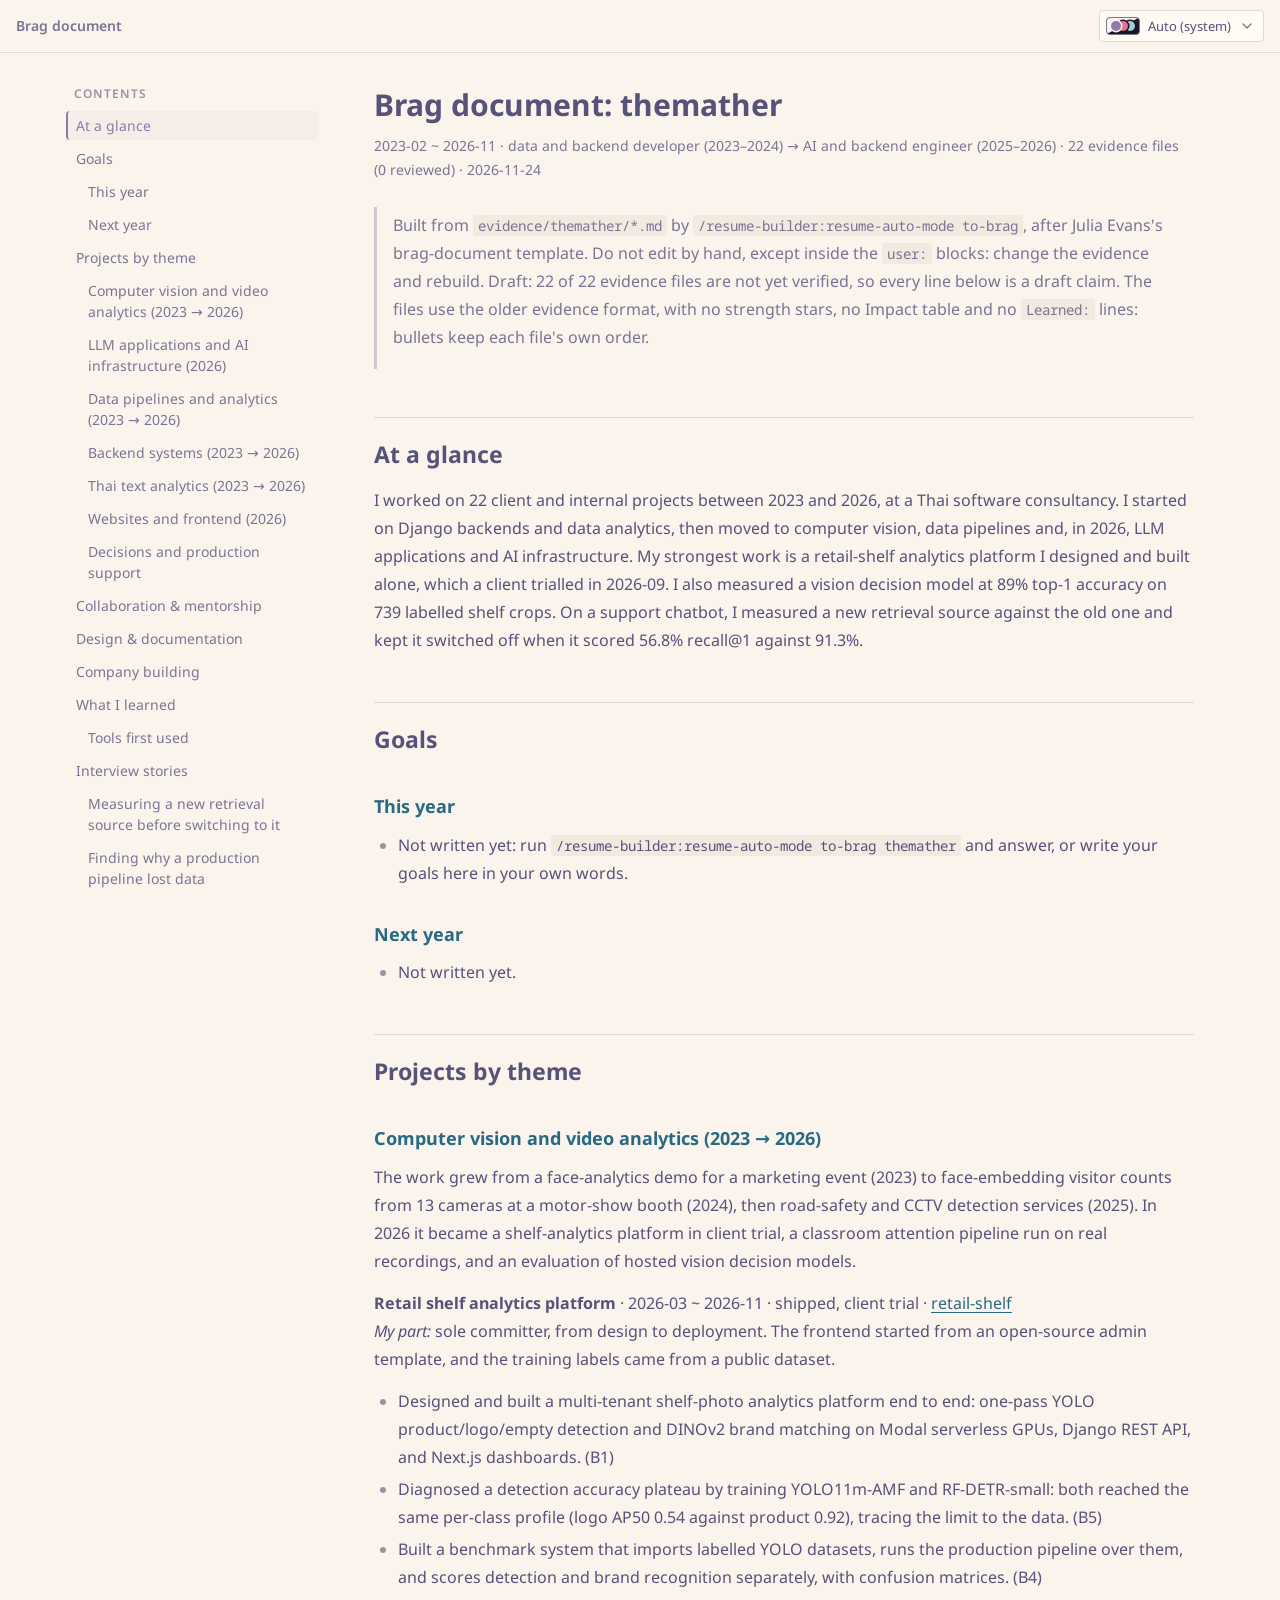
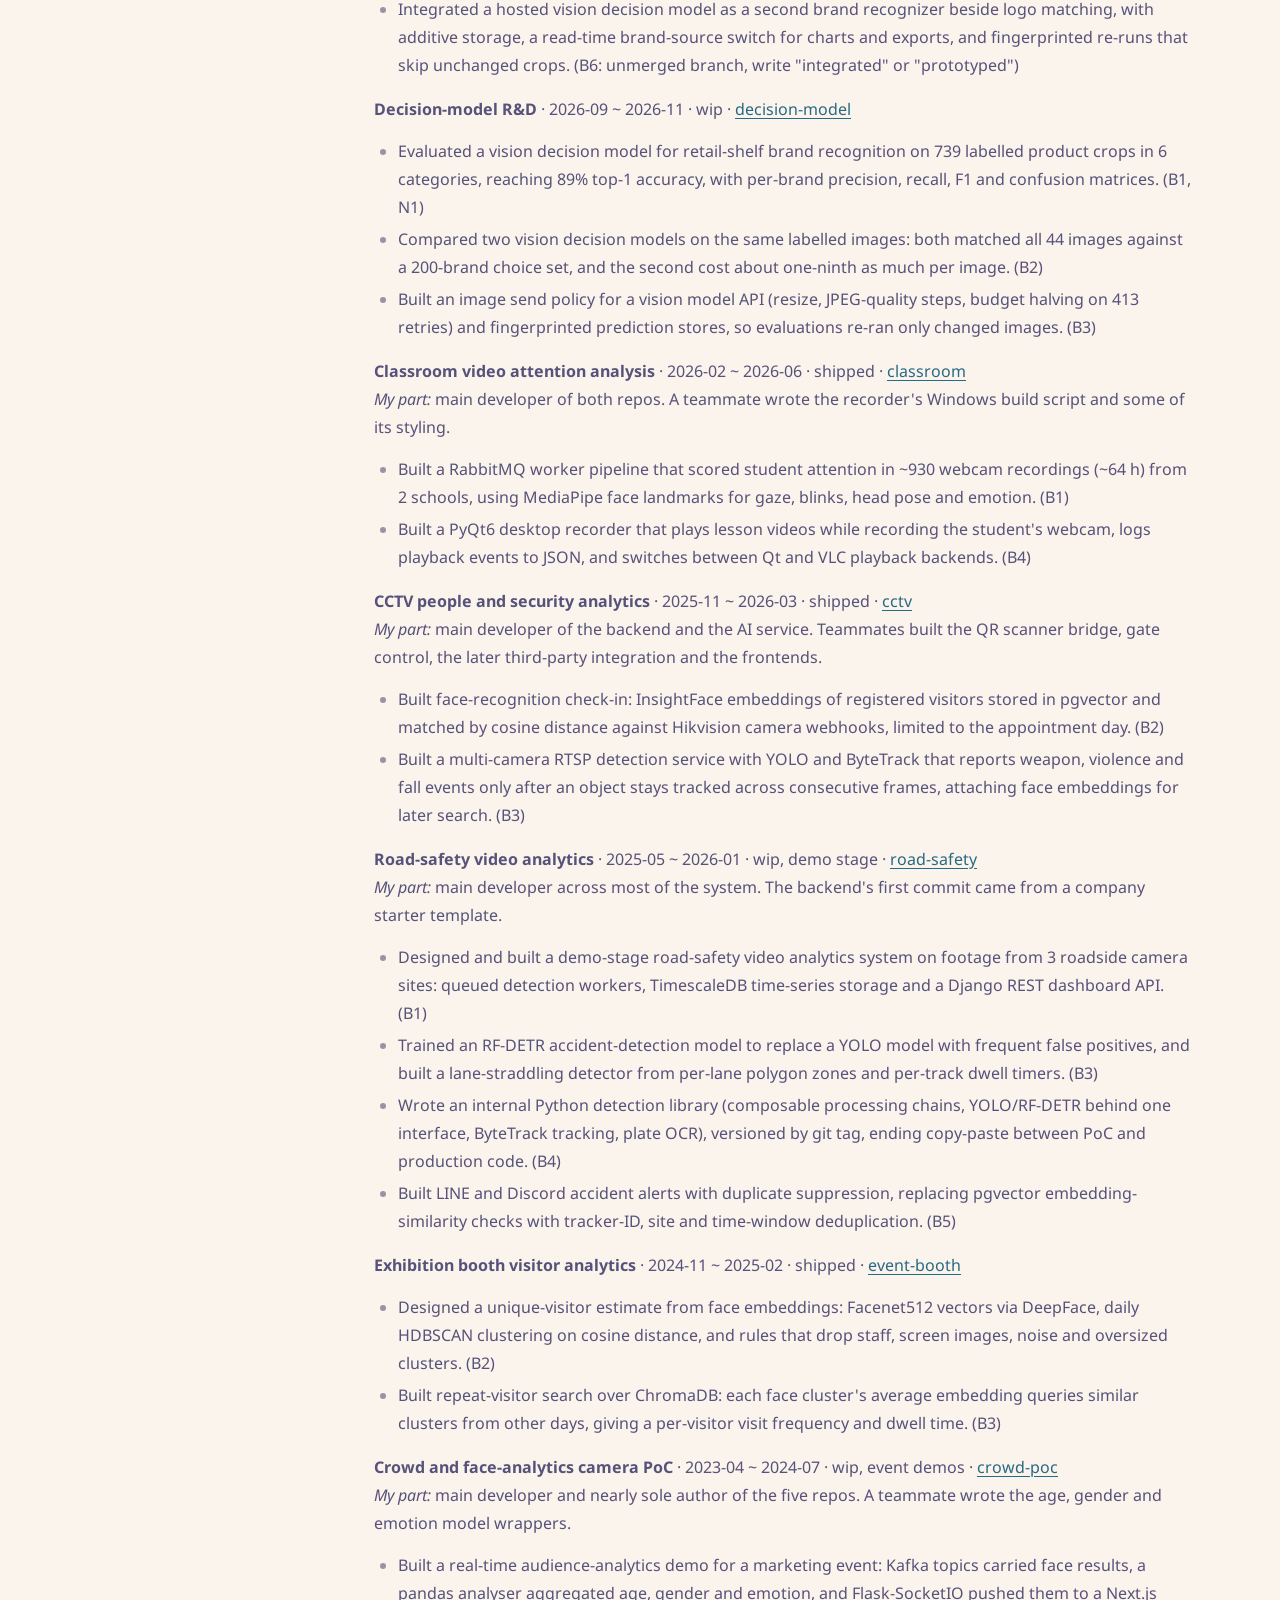
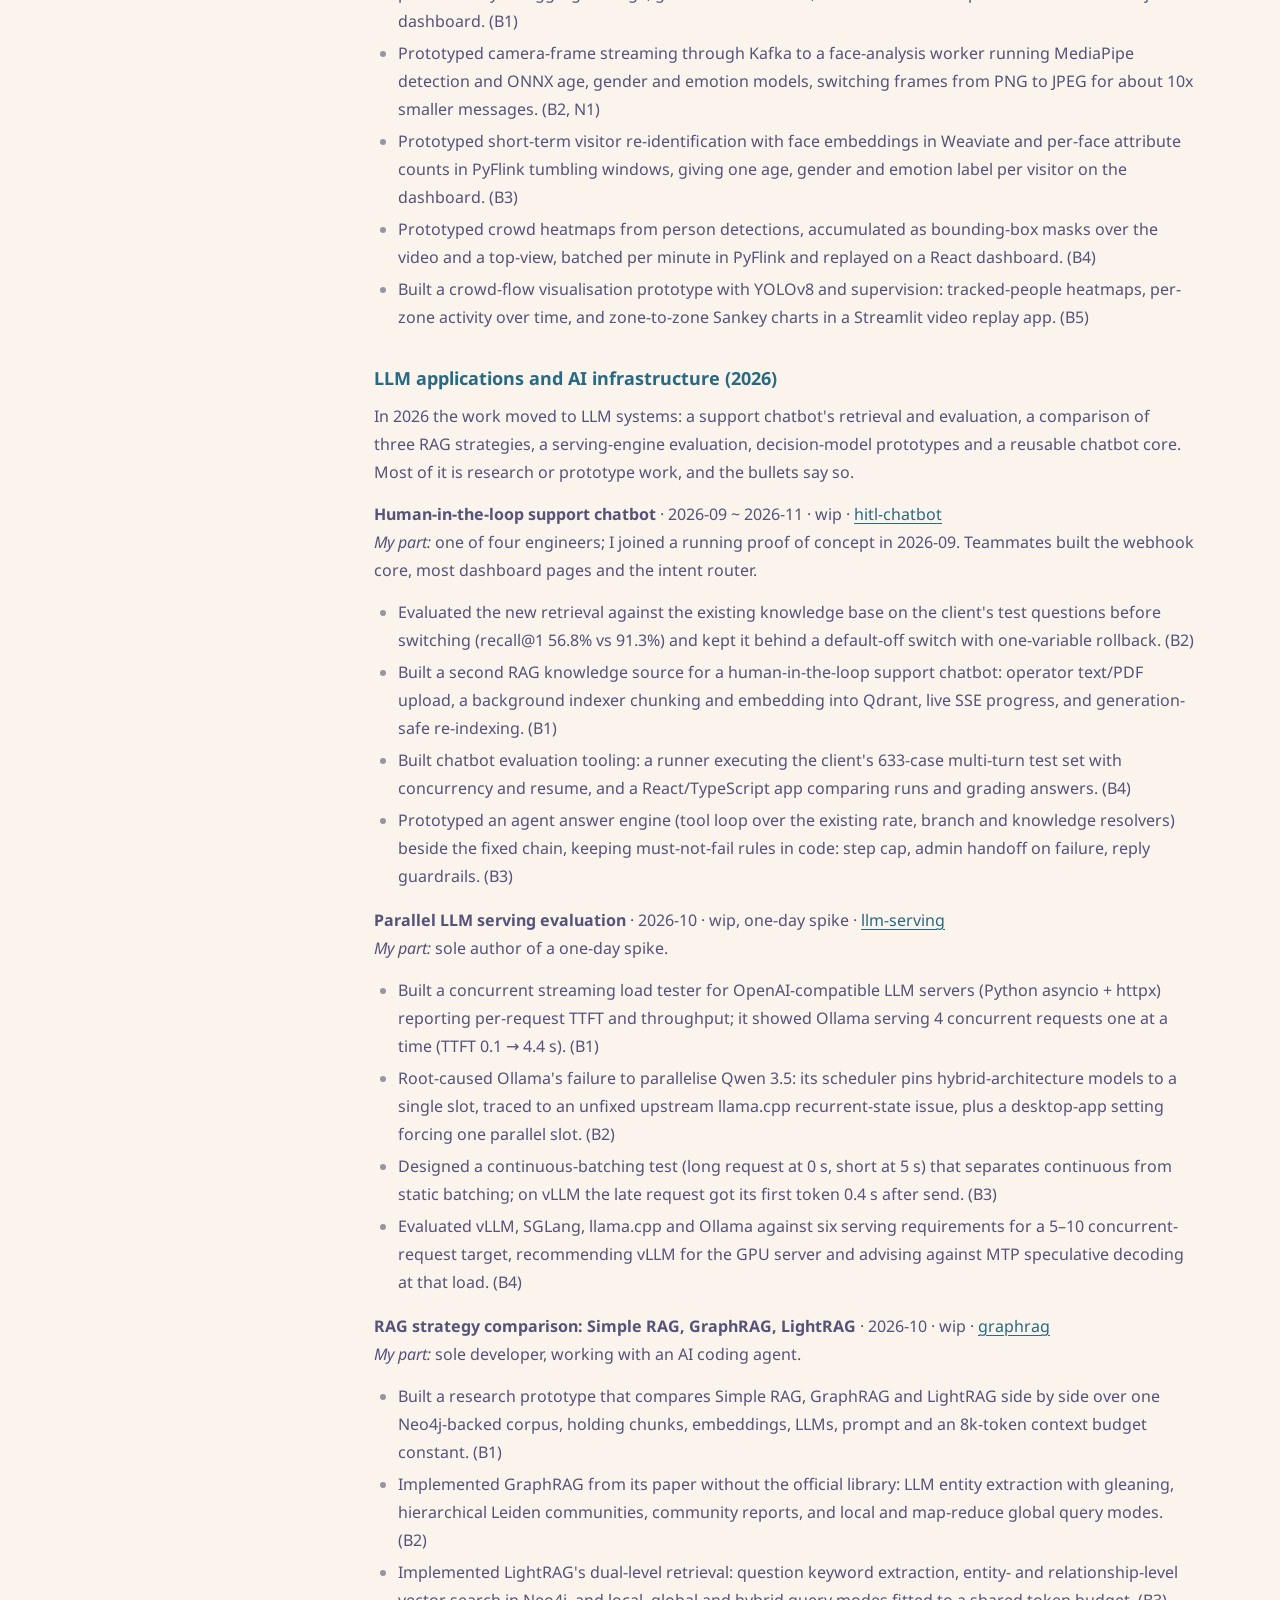
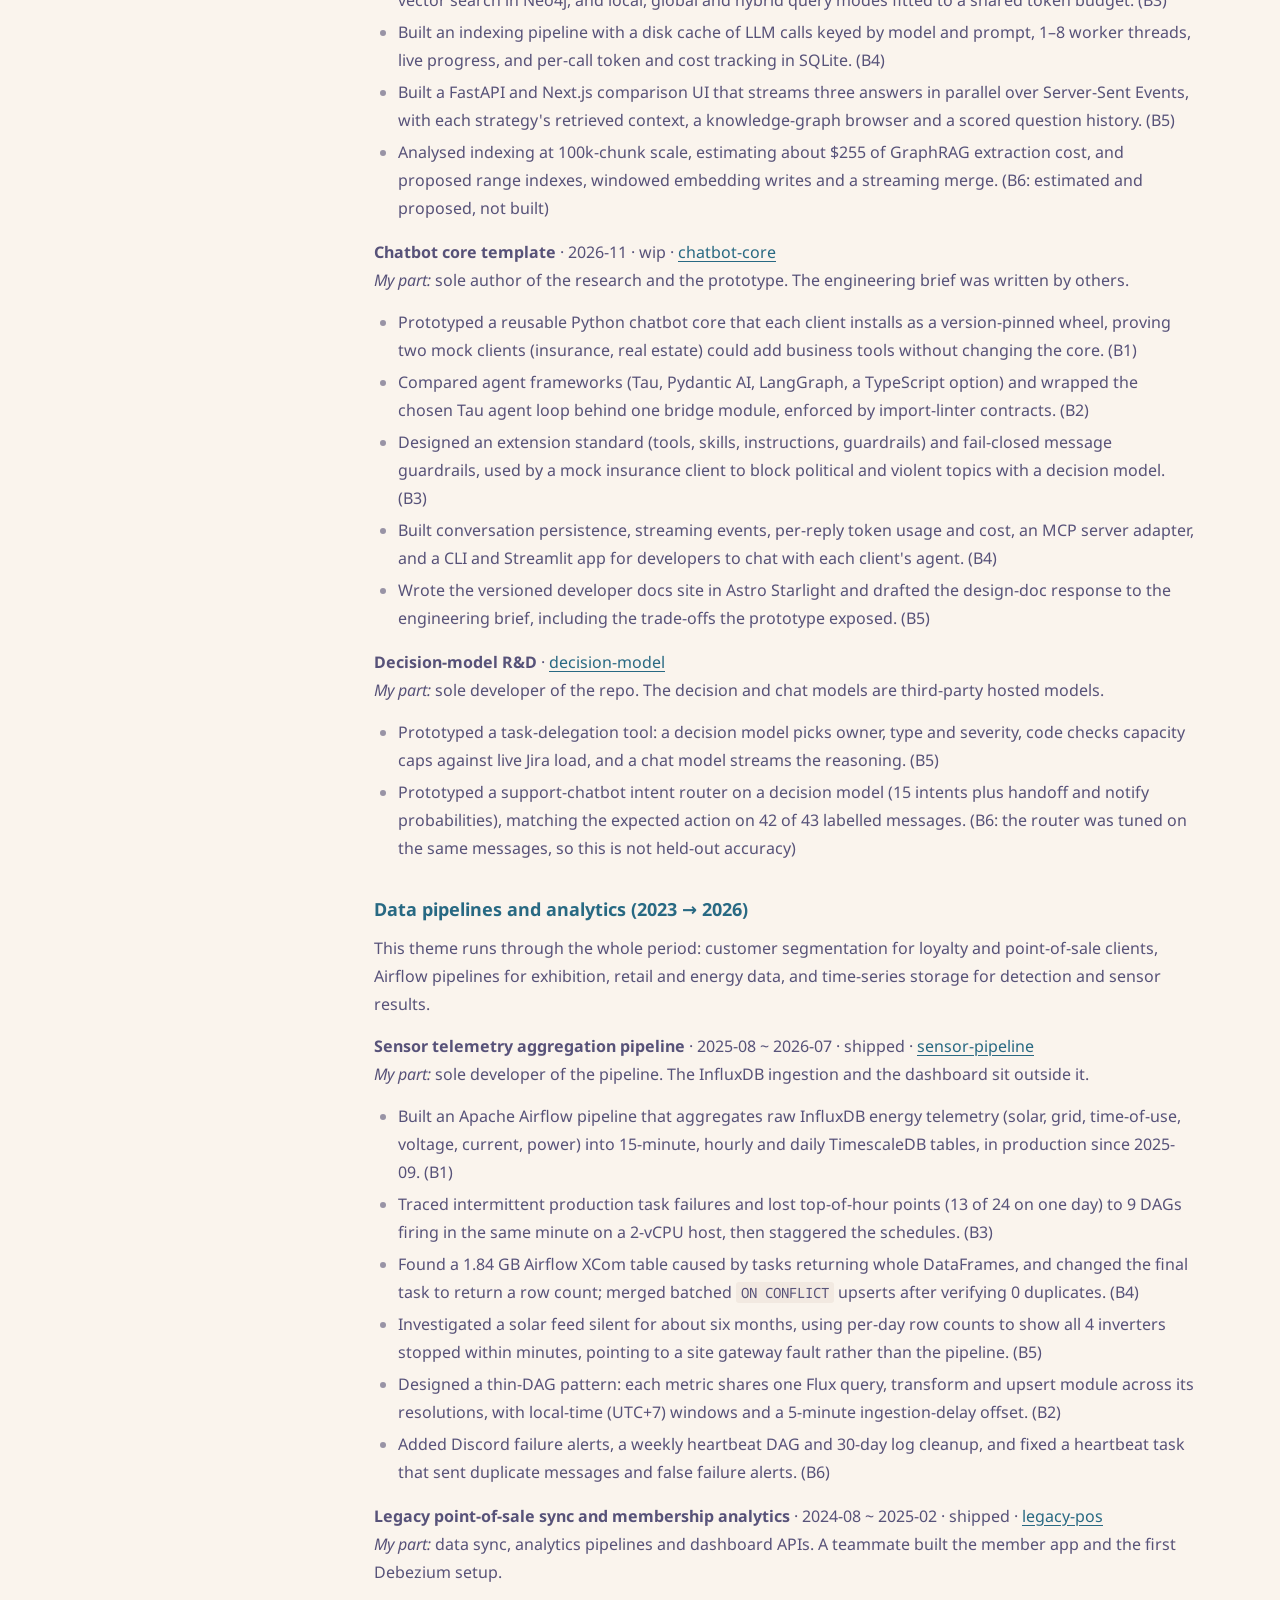
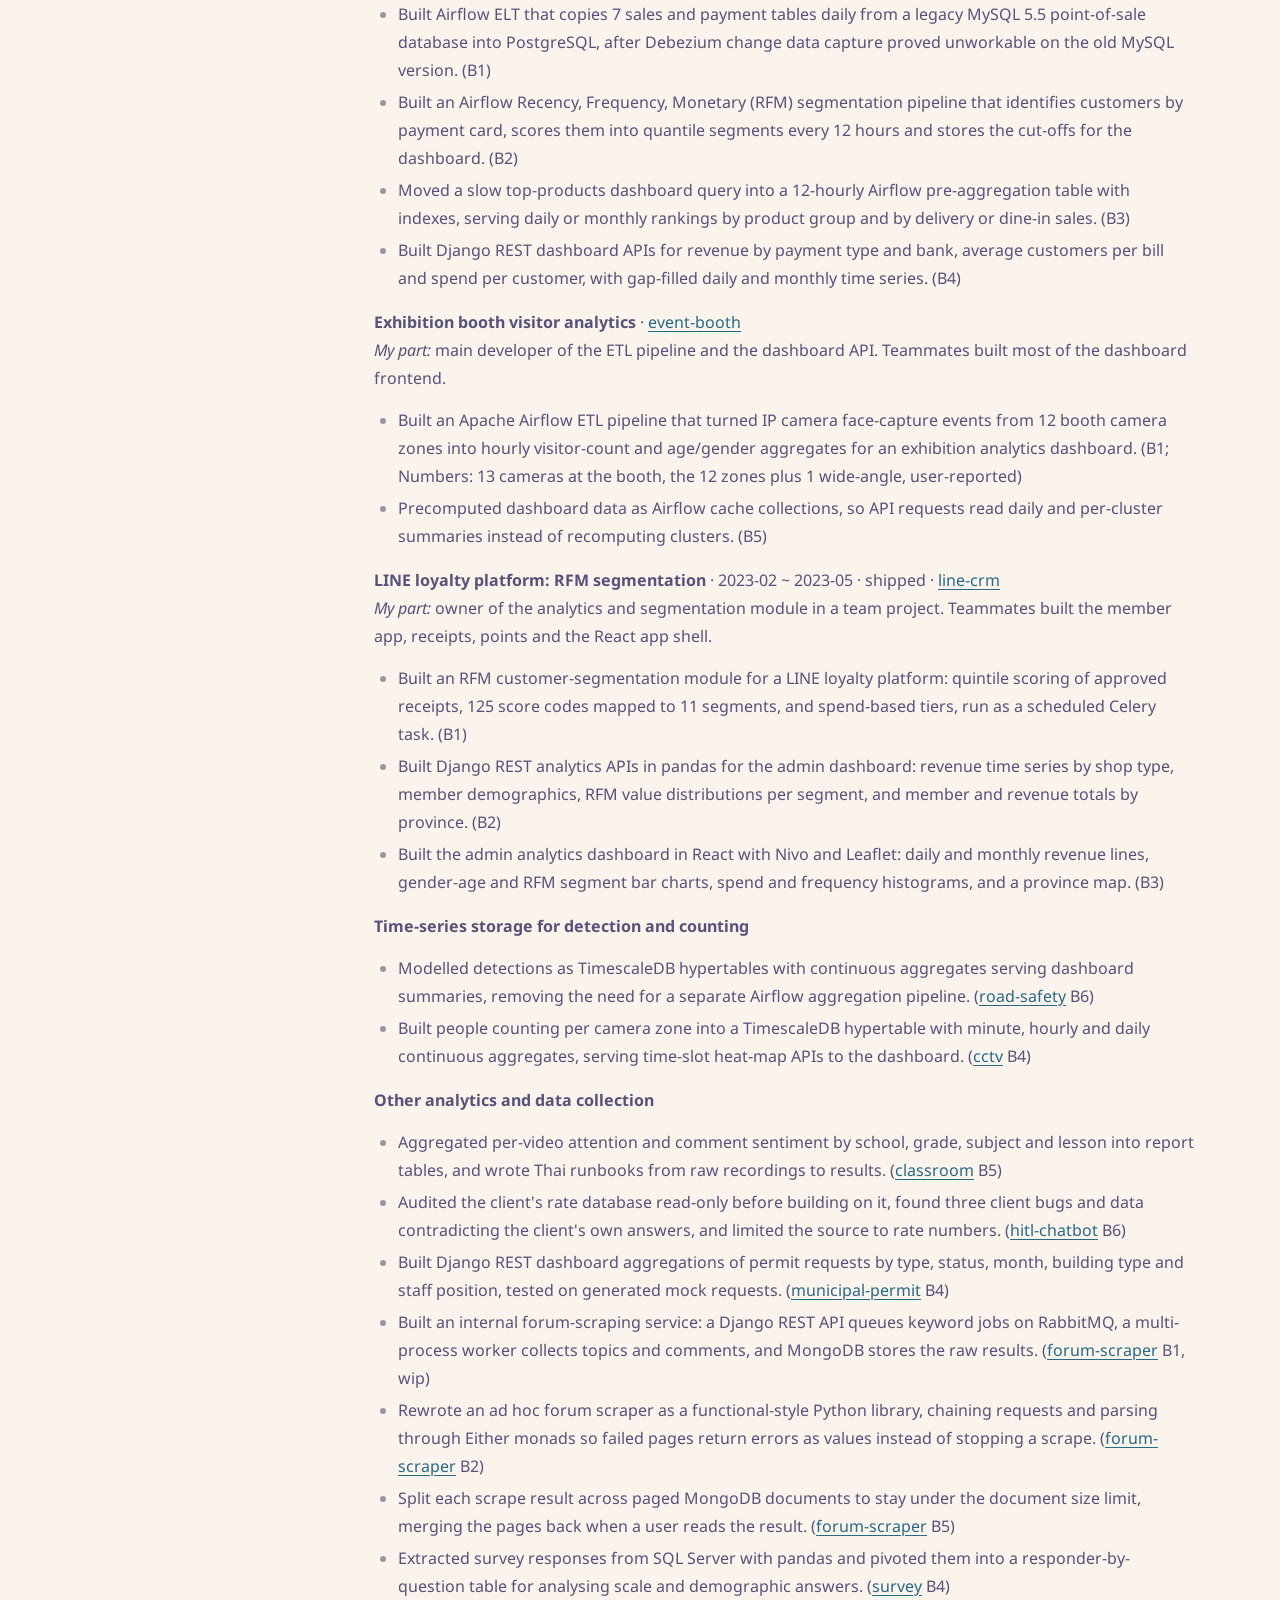
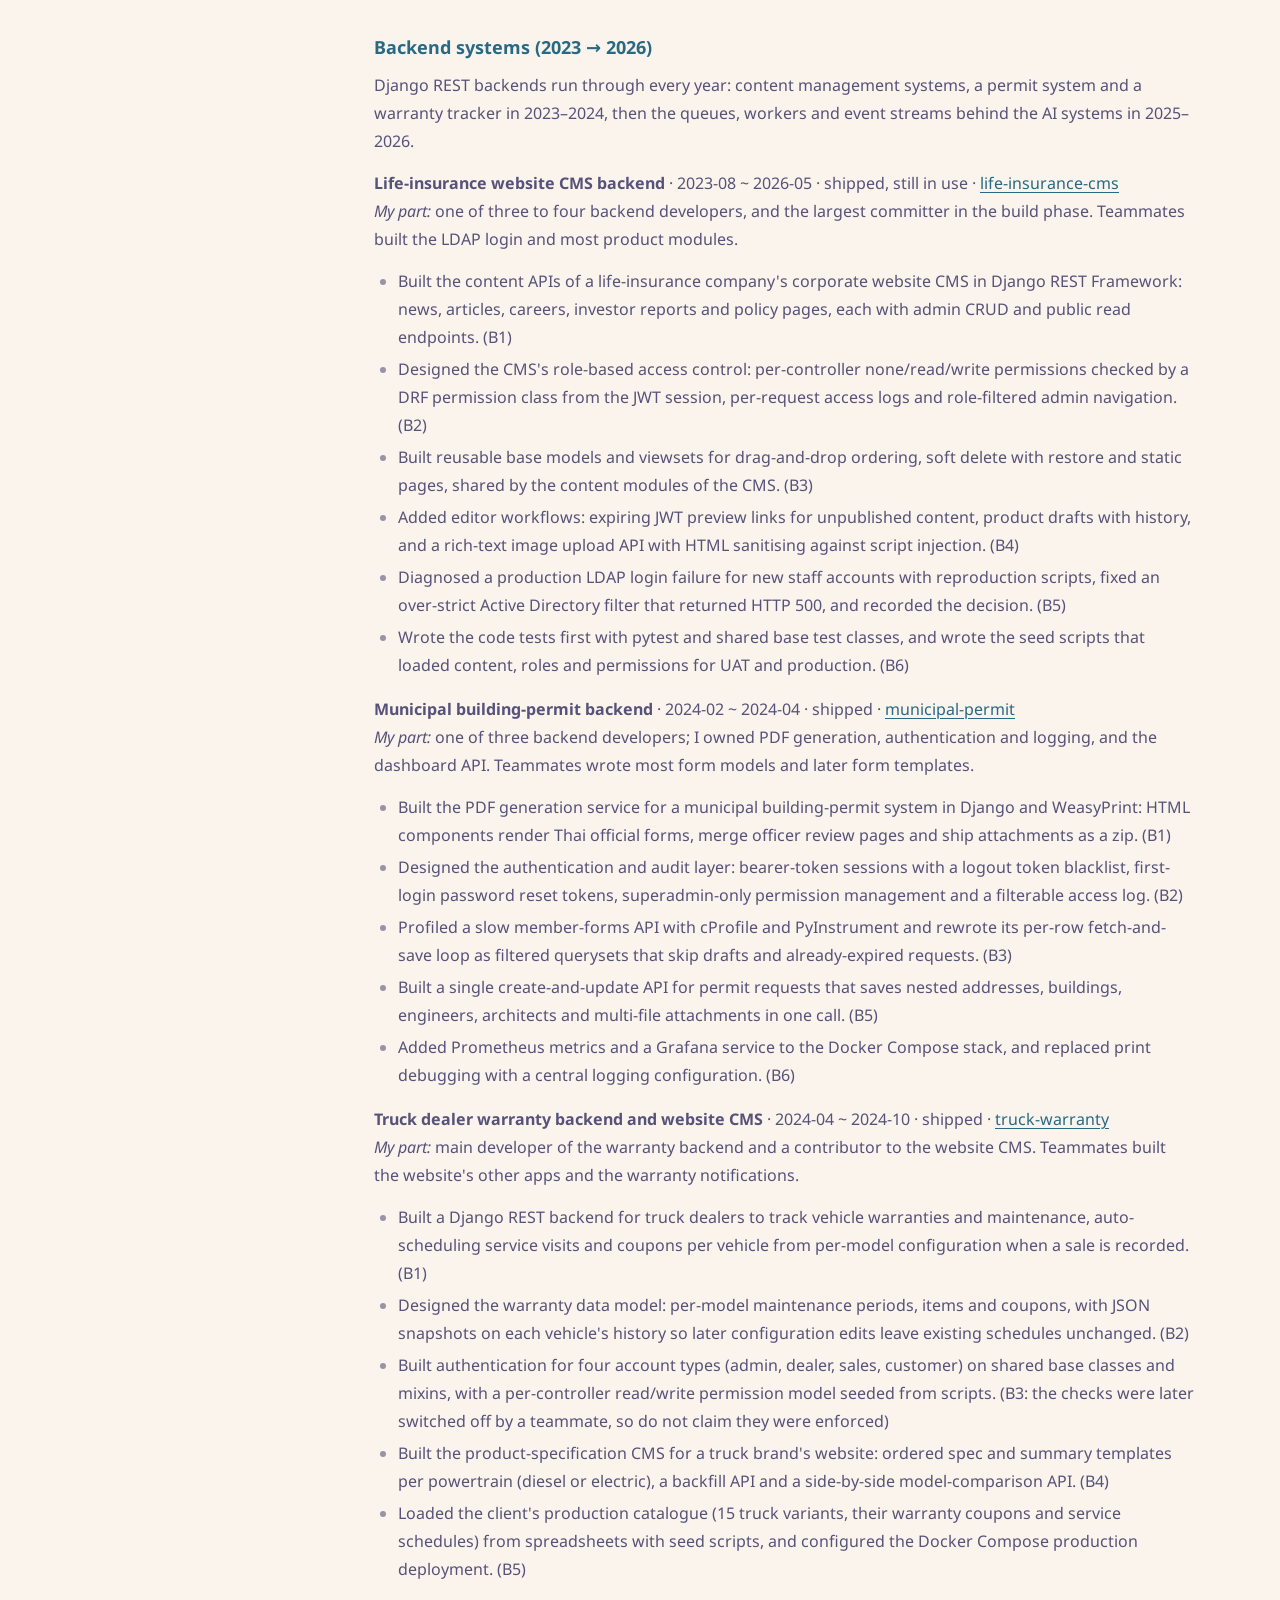
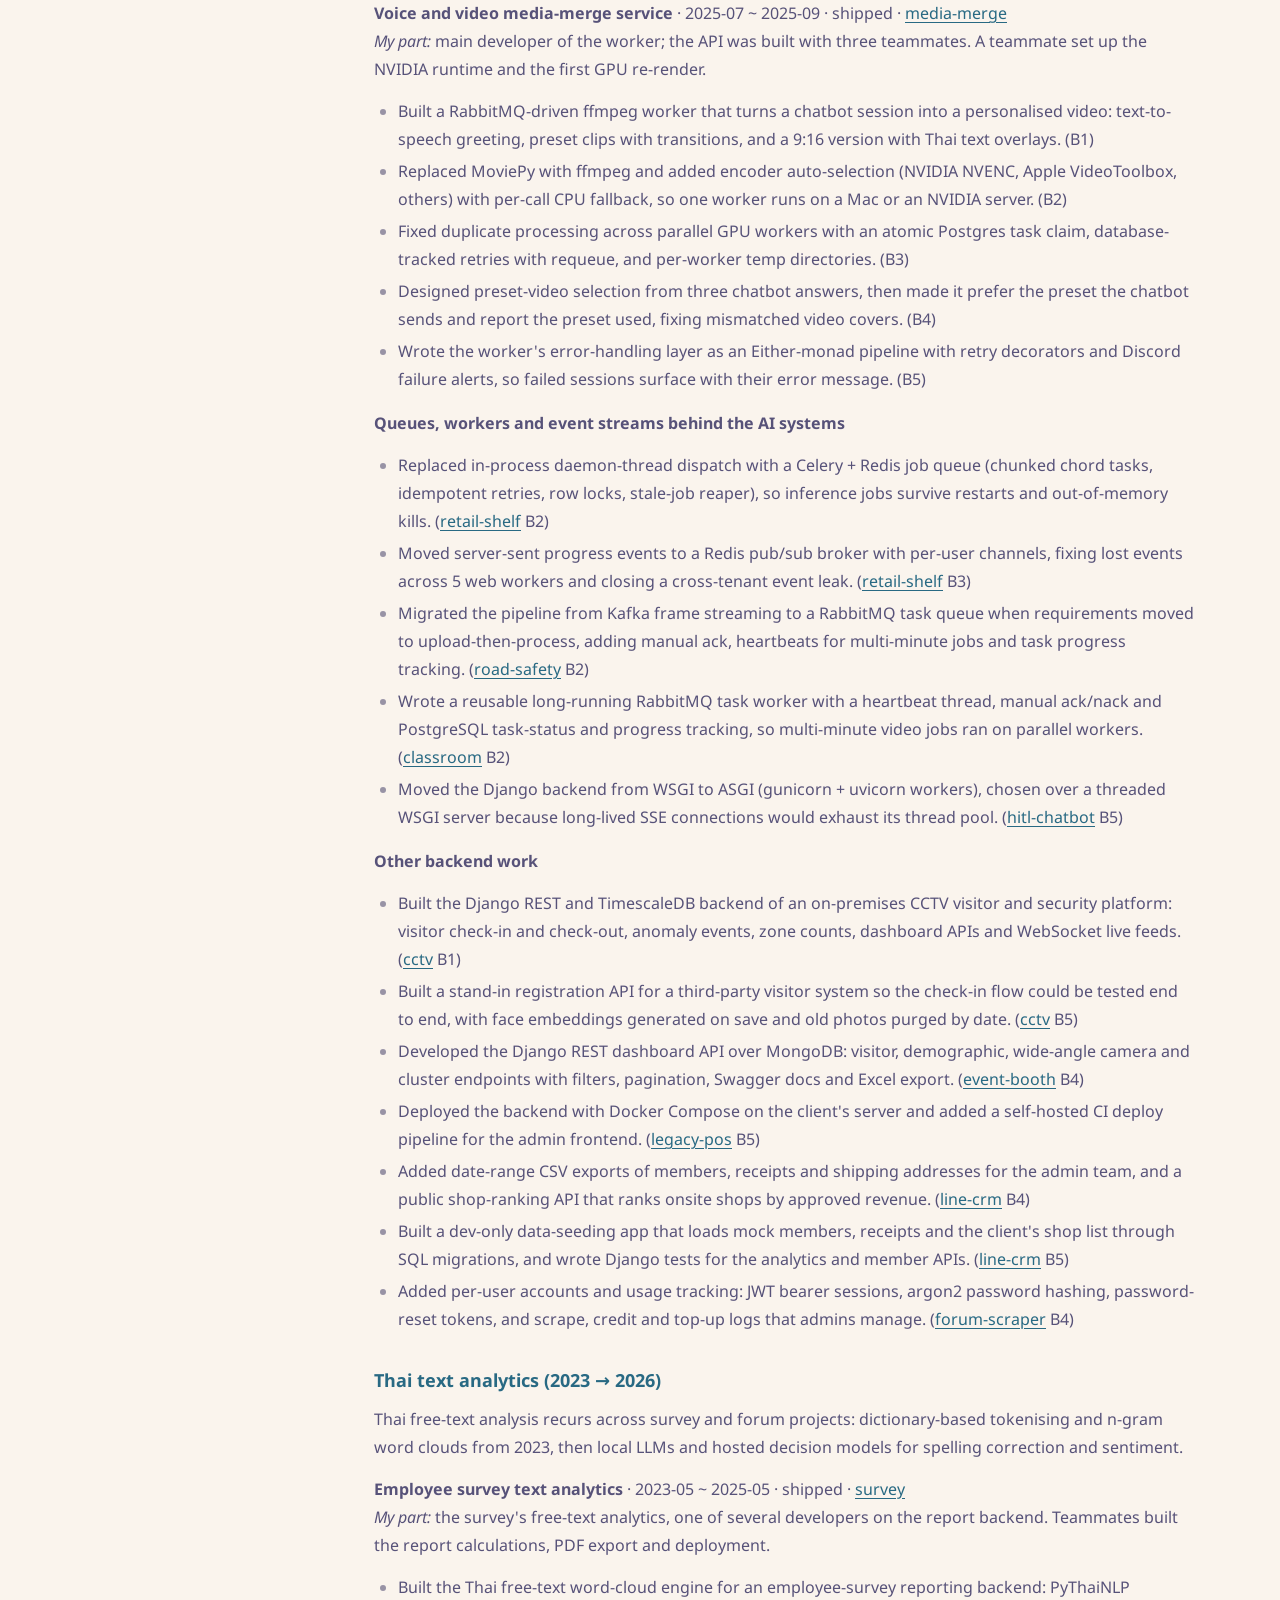
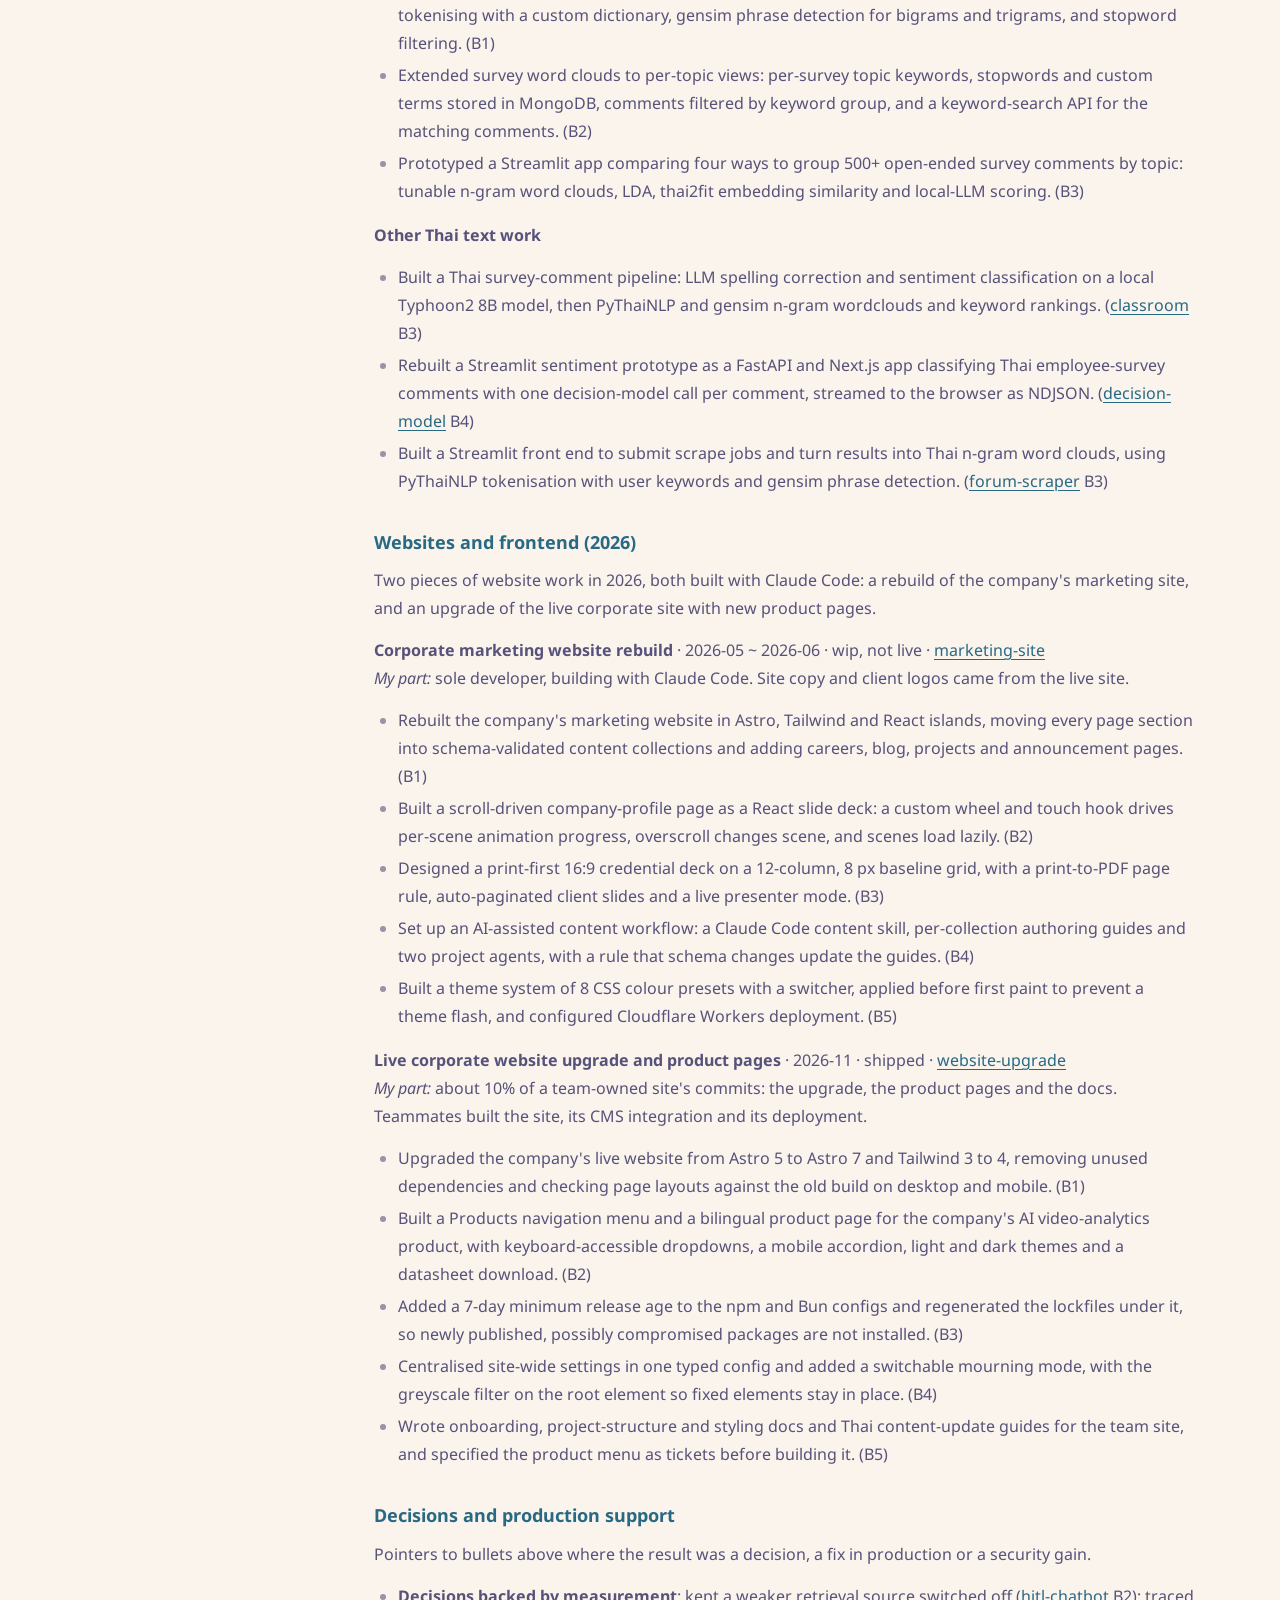
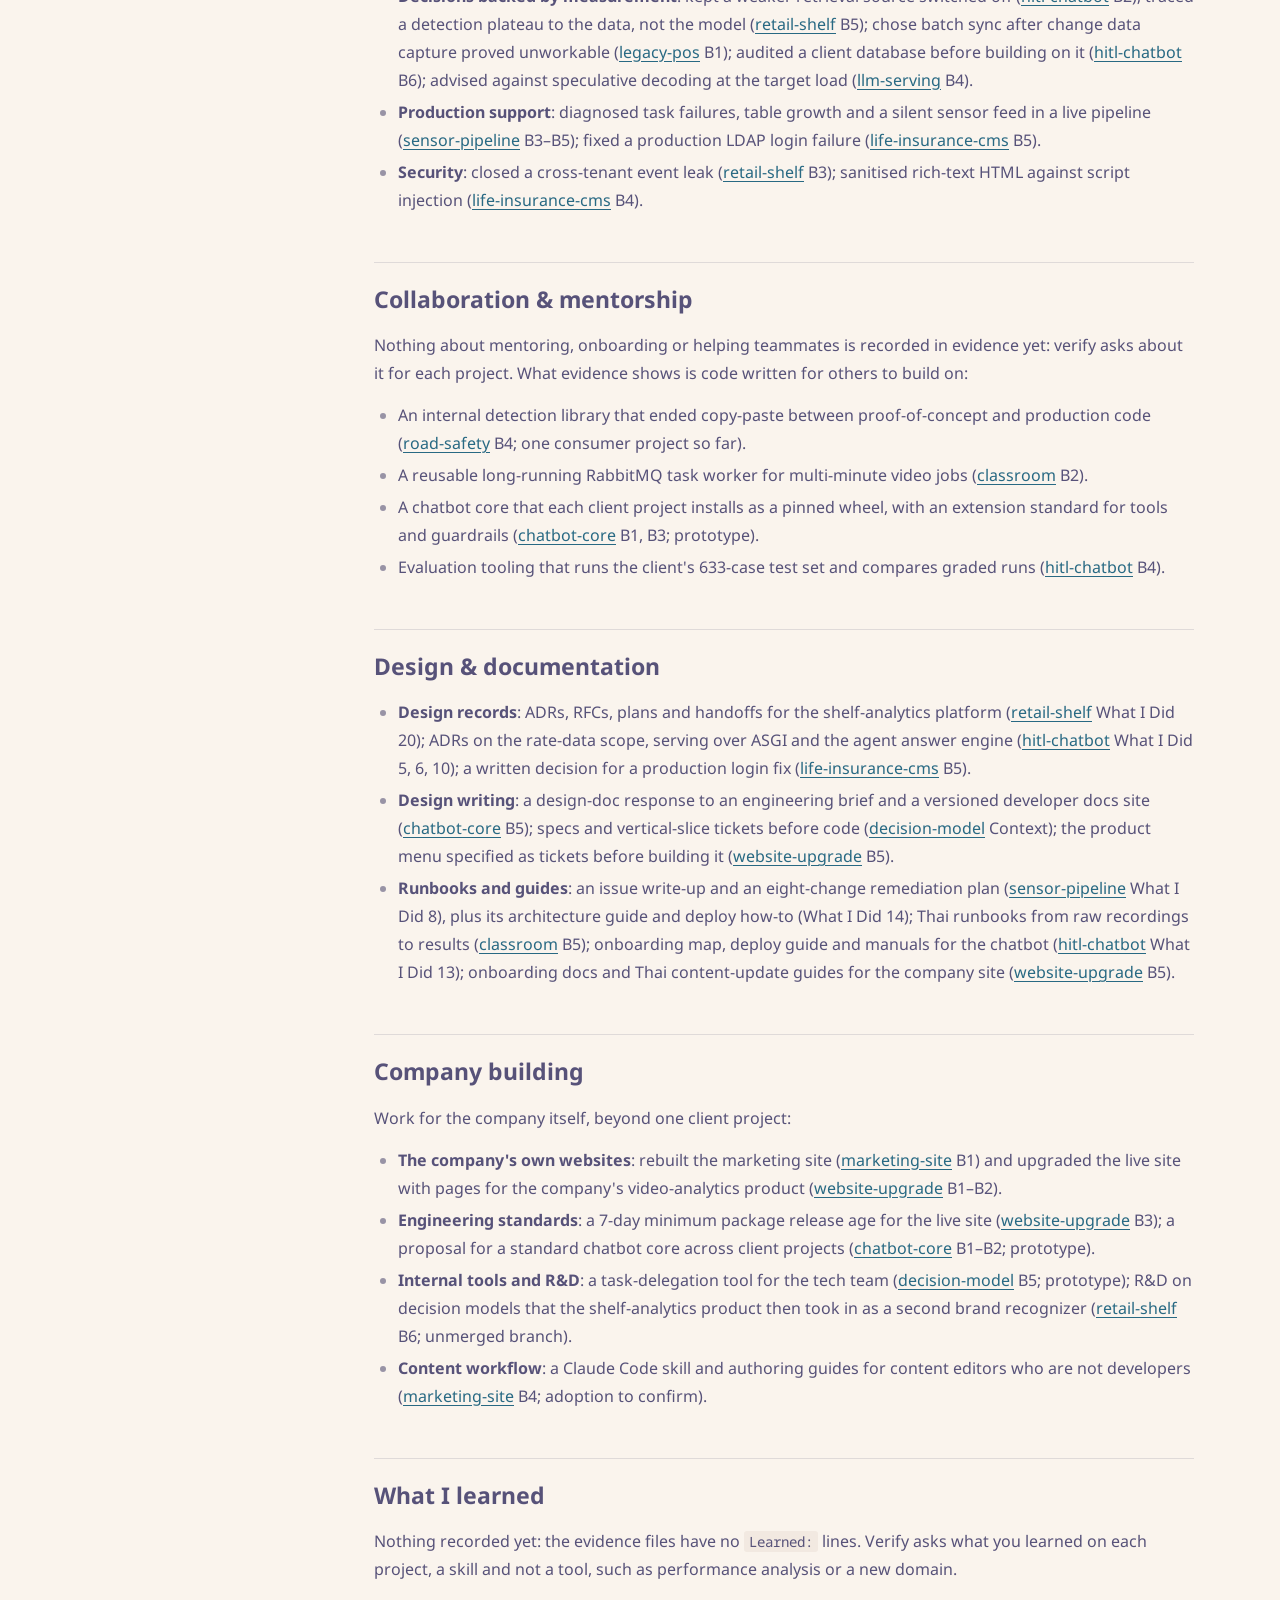
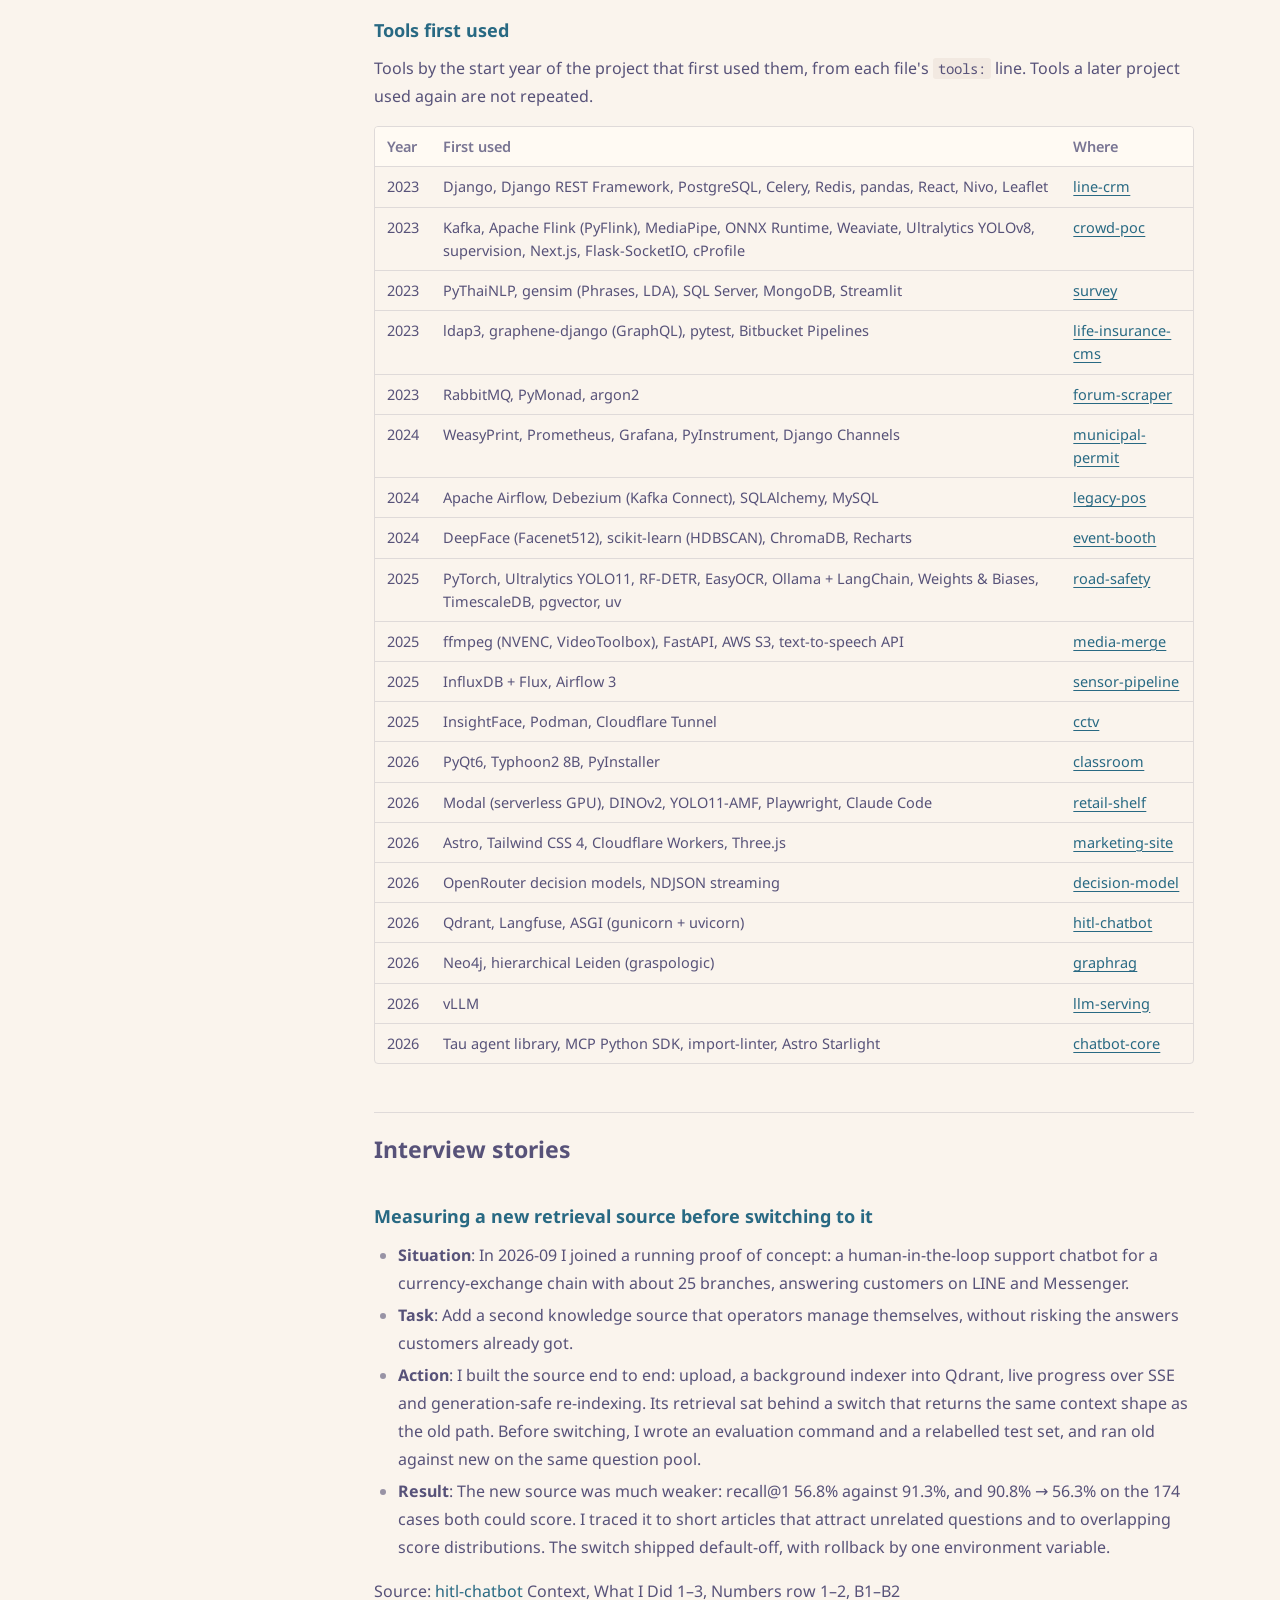
<file: evidence/themather/brag-document.html>
<!doctype html>
<html lang="en">
<head>
  <meta charset="utf-8">
  <meta name="viewport" content="width=device-width, initial-scale=1">
  <title>Brag document: themather</title>
  <link rel="stylesheet" href="../../docs/shared/globals.css">
  <script src="../../docs/shared/doc.js"></script>
</head>
<body data-doc-name="Brag document">
<!-- Generated from brag-document.md by scripts/brag_html.py. Do not edit: rebuild instead. -->
<main class="doc">

<header class="doc-head">
  <h1>Brag document: themather</h1>
  <p class="byline">2023-02 ~ 2026-11 · data and backend developer (2023–2024) → AI and backend engineer (2025–2026) · 22 evidence files (0 reviewed) · 2026-11-24</p>
</header>

<blockquote>
<p>Built from <code>evidence/themather/*.md</code> by <code>/resume-builder:resume-auto-mode to-brag</code>, after Julia Evans's
brag-document template. Do not edit by hand, except inside the <code>user:</code> blocks: change the
evidence and rebuild. Draft: 22 of 22 evidence files are not yet verified, so
every line below is a draft claim. The files use the older evidence format, with no
strength stars, no Impact table and no <code>Learned:</code> lines: bullets keep each file's own order.</p>
</blockquote>
<h2 id="at-a-glance">At a glance</h2>
<p>I worked on 22 client and internal projects between 2023 and 2026, at a Thai software
consultancy. I started on Django backends and data analytics, then moved to computer vision,
data pipelines and, in 2026, LLM applications and AI infrastructure. My strongest work is a
retail-shelf analytics platform I designed and built alone, which a client trialled in
2026-09. I also measured a vision decision model at 89% top-1 accuracy on 739 labelled shelf
crops. On a support chatbot, I measured a new retrieval source against the old one and kept it
switched off when it scored 56.8% recall@1 against 91.3%.</p>
<!-- user:goals:start -->
<h2 id="goals">Goals</h2>
<h3 id="this-year">This year</h3>
<ul>
<li>Not written yet: run <code>/resume-builder:resume-auto-mode to-brag themather</code> and answer, or write your goals
here in your own words.</li>
</ul>
<h3 id="next-year">Next year</h3>
<ul>
<li>Not written yet.</li>
</ul>
<!-- user:goals:end -->
<h2 id="projects-by-theme">Projects by theme</h2>
<h3 id="computer-vision-and-video-analytics-2023-2026">Computer vision and video analytics (2023 → 2026)</h3>
<p>The work grew from a face-analytics demo for a marketing event (2023) to face-embedding visitor
counts from 13 cameras at a motor-show booth (2024), then road-safety and CCTV detection services (2025). In 2026 it
became a shelf-analytics platform in client trial, a classroom attention pipeline run on real
recordings, and an evaluation of hosted vision decision models.</p>
<p><strong>Retail shelf analytics platform</strong> · 2026-03 ~ 2026-11 · shipped, client trial ·
<a href="2026-retail-shelf-computer-vision-analytics-platform.md">retail-shelf</a><br />
<em>My part:</em> sole committer, from design to deployment. The frontend started from an open-source admin template, and the training labels came from a public dataset.</p>
<ul>
<li>Designed and built a multi-tenant shelf-photo analytics platform end to end: one-pass YOLO
product/logo/empty detection and DINOv2 brand matching on Modal serverless GPUs, Django REST
API, and Next.js dashboards. (B1)</li>
<li>Diagnosed a detection accuracy plateau by training YOLO11m-AMF and RF-DETR-small: both reached
the same per-class profile (logo AP50 0.54 against product 0.92), tracing the limit to the
data. (B5)</li>
<li>Built a benchmark system that imports labelled YOLO datasets, runs the production pipeline
over them, and scores detection and brand recognition separately, with confusion matrices.
(B4)</li>
<li>Integrated a hosted vision decision model as a second brand recognizer beside logo matching,
with additive storage, a read-time brand-source switch for charts and exports, and
fingerprinted re-runs that skip unchanged crops. (B6: unmerged branch, write &quot;integrated&quot; or
&quot;prototyped&quot;)</li>
</ul>
<p><strong>Decision-model R&amp;D</strong> · 2026-09 ~ 2026-11 · wip ·
<a href="2026-decision-model-rd-reapplying-past-projects.md">decision-model</a></p>
<ul>
<li>Evaluated a vision decision model for retail-shelf brand recognition on 739 labelled product
crops in 6 categories, reaching 89% top-1 accuracy, with per-brand precision, recall, F1 and
confusion matrices. (B1, N1)</li>
<li>Compared two vision decision models on the same labelled images: both matched all 44 images
against a 200-brand choice set, and the second cost about one-ninth as much per image. (B2)</li>
<li>Built an image send policy for a vision model API (resize, JPEG-quality steps, budget halving
on 413 retries) and fingerprinted prediction stores, so evaluations re-ran only changed
images. (B3)</li>
</ul>
<p><strong>Classroom video attention analysis</strong> · 2026-02 ~ 2026-06 · shipped ·
<a href="2026-classroom-video-attention-and-survey-analysis-system.md">classroom</a><br />
<em>My part:</em> main developer of both repos. A teammate wrote the recorder's Windows build script and some of its styling.</p>
<ul>
<li>Built a RabbitMQ worker pipeline that scored student attention in ~930 webcam recordings
(~64 h) from 2 schools, using MediaPipe face landmarks for gaze, blinks, head pose and
emotion. (B1)</li>
<li>Built a PyQt6 desktop recorder that plays lesson videos while recording the student's webcam,
logs playback events to JSON, and switches between Qt and VLC playback backends. (B4)</li>
</ul>
<p><strong>CCTV people and security analytics</strong> · 2025-11 ~ 2026-03 · shipped ·
<a href="2025-realtime-cctv-people-and-security-analytics-platform.md">cctv</a><br />
<em>My part:</em> main developer of the backend and the AI service. Teammates built the QR scanner bridge, gate control, the later third-party integration and the frontends.</p>
<ul>
<li>Built face-recognition check-in: InsightFace embeddings of registered visitors stored in
pgvector and matched by cosine distance against Hikvision camera webhooks, limited to the
appointment day. (B2)</li>
<li>Built a multi-camera RTSP detection service with YOLO and ByteTrack that reports weapon,
violence and fall events only after an object stays tracked across consecutive frames,
attaching face embeddings for later search. (B3)</li>
</ul>
<p><strong>Road-safety video analytics</strong> · 2025-05 ~ 2026-01 · wip, demo stage ·
<a href="2025-ai-road-safety-video-analytics-platform.md">road-safety</a><br />
<em>My part:</em> main developer across most of the system. The backend's first commit came from a company starter template.</p>
<ul>
<li>Designed and built a demo-stage road-safety video analytics system on footage from 3 roadside
camera sites: queued detection workers, TimescaleDB time-series storage and a Django REST
dashboard API. (B1)</li>
<li>Trained an RF-DETR accident-detection model to replace a YOLO model with frequent false
positives, and built a lane-straddling detector from per-lane polygon zones and per-track
dwell timers. (B3)</li>
<li>Wrote an internal Python detection library (composable processing chains, YOLO/RF-DETR behind
one interface, ByteTrack tracking, plate OCR), versioned by git tag, ending copy-paste between
PoC and production code. (B4)</li>
<li>Built LINE and Discord accident alerts with duplicate suppression, replacing pgvector
embedding-similarity checks with tracker-ID, site and time-window deduplication. (B5)</li>
</ul>
<p><strong>Exhibition booth visitor analytics</strong> · 2024-11 ~ 2025-02 · shipped ·
<a href="2024-event-booth-visitor-cv-analytics.md">event-booth</a></p>
<ul>
<li>Designed a unique-visitor estimate from face embeddings: Facenet512 vectors via DeepFace,
daily HDBSCAN clustering on cosine distance, and rules that drop staff, screen images, noise
and oversized clusters. (B2)</li>
<li>Built repeat-visitor search over ChromaDB: each face cluster's average embedding queries
similar clusters from other days, giving a per-visitor visit frequency and dwell time. (B3)</li>
</ul>
<p><strong>Crowd and face-analytics camera PoC</strong> · 2023-04 ~ 2024-07 · wip, event demos ·
<a href="2023-realtime-crowd-analytics-camera-poc.md">crowd-poc</a><br />
<em>My part:</em> main developer and nearly sole author of the five repos. A teammate wrote the age, gender and emotion model wrappers.</p>
<ul>
<li>Built a real-time audience-analytics demo for a marketing event: Kafka topics carried face
results, a pandas analyser aggregated age, gender and emotion, and Flask-SocketIO pushed them
to a Next.js dashboard. (B1)</li>
<li>Prototyped camera-frame streaming through Kafka to a face-analysis worker running MediaPipe
detection and ONNX age, gender and emotion models, switching frames from PNG to JPEG for
about 10x smaller messages. (B2, N1)</li>
<li>Prototyped short-term visitor re-identification with face embeddings in Weaviate and per-face
attribute counts in PyFlink tumbling windows, giving one age, gender and emotion label per
visitor on the dashboard. (B3)</li>
<li>Prototyped crowd heatmaps from person detections, accumulated as bounding-box masks over the
video and a top-view, batched per minute in PyFlink and replayed on a React dashboard. (B4)</li>
<li>Built a crowd-flow visualisation prototype with YOLOv8 and supervision: tracked-people
heatmaps, per-zone activity over time, and zone-to-zone Sankey charts in a Streamlit video
replay app. (B5)</li>
</ul>
<h3 id="llm-applications-and-ai-infrastructure-2026">LLM applications and AI infrastructure (2026)</h3>
<p>In 2026 the work moved to LLM systems: a support chatbot's retrieval and evaluation, a
comparison of three RAG strategies, a serving-engine evaluation, decision-model prototypes and a
reusable chatbot core. Most of it is research or prototype work, and the bullets say so.</p>
<p><strong>Human-in-the-loop support chatbot</strong> · 2026-09 ~ 2026-11 · wip ·
<a href="2026-hitl-customer-support-chatbot-rag.md">hitl-chatbot</a><br />
<em>My part:</em> one of four engineers; I joined a running proof of concept in 2026-09. Teammates built the webhook core, most dashboard pages and the intent router.</p>
<ul>
<li>Evaluated the new retrieval against the existing knowledge base on the client's test
questions before switching (recall@1 56.8% vs 91.3%) and kept it behind a default-off switch
with one-variable rollback. (B2)</li>
<li>Built a second RAG knowledge source for a human-in-the-loop support chatbot: operator
text/PDF upload, a background indexer chunking and embedding into Qdrant, live SSE progress,
and generation-safe re-indexing. (B1)</li>
<li>Built chatbot evaluation tooling: a runner executing the client's 633-case multi-turn test set
with concurrency and resume, and a React/TypeScript app comparing runs and grading answers.
(B4)</li>
<li>Prototyped an agent answer engine (tool loop over the existing rate, branch and knowledge
resolvers) beside the fixed chain, keeping must-not-fail rules in code: step cap, admin
handoff on failure, reply guardrails. (B3)</li>
</ul>
<p><strong>Parallel LLM serving evaluation</strong> · 2026-10 · wip, one-day spike ·
<a href="2026-parallel-llm-serving-engine-evaluation.md">llm-serving</a><br />
<em>My part:</em> sole author of a one-day spike.</p>
<ul>
<li>Built a concurrent streaming load tester for OpenAI-compatible LLM servers (Python asyncio +
httpx) reporting per-request TTFT and throughput; it showed Ollama serving 4 concurrent
requests one at a time (TTFT 0.1 → 4.4 s). (B1)</li>
<li>Root-caused Ollama's failure to parallelise Qwen 3.5: its scheduler pins hybrid-architecture
models to a single slot, traced to an unfixed upstream llama.cpp recurrent-state issue, plus a
desktop-app setting forcing one parallel slot. (B2)</li>
<li>Designed a continuous-batching test (long request at 0 s, short at 5 s) that separates
continuous from static batching; on vLLM the late request got its first token 0.4 s after
send. (B3)</li>
<li>Evaluated vLLM, SGLang, llama.cpp and Ollama against six serving requirements for a 5–10
concurrent-request target, recommending vLLM for the GPU server and advising against MTP
speculative decoding at that load. (B4)</li>
</ul>
<p><strong>RAG strategy comparison: Simple RAG, GraphRAG, LightRAG</strong> · 2026-10 · wip ·
<a href="2026-graphrag-lightrag-rag-strategy-comparison.md">graphrag</a><br />
<em>My part:</em> sole developer, working with an AI coding agent.</p>
<ul>
<li>Built a research prototype that compares Simple RAG, GraphRAG and LightRAG side by side over
one Neo4j-backed corpus, holding chunks, embeddings, LLMs, prompt and an 8k-token context
budget constant. (B1)</li>
<li>Implemented GraphRAG from its paper without the official library: LLM entity extraction with
gleaning, hierarchical Leiden communities, community reports, and local and map-reduce global
query modes. (B2)</li>
<li>Implemented LightRAG's dual-level retrieval: question keyword extraction, entity- and
relationship-level vector search in Neo4j, and local, global and hybrid query modes fitted to
a shared token budget. (B3)</li>
<li>Built an indexing pipeline with a disk cache of LLM calls keyed by model and prompt, 1–8
worker threads, live progress, and per-call token and cost tracking in SQLite. (B4)</li>
<li>Built a FastAPI and Next.js comparison UI that streams three answers in parallel over
Server-Sent Events, with each strategy's retrieved context, a knowledge-graph browser and a
scored question history. (B5)</li>
<li>Analysed indexing at 100k-chunk scale, estimating about $255 of GraphRAG extraction cost, and
proposed range indexes, windowed embedding writes and a streaming merge. (B6: estimated and
proposed, not built)</li>
</ul>
<p><strong>Chatbot core template</strong> · 2026-11 · wip ·
<a href="2026-chatbot-core-template-agent-framework-research.md">chatbot-core</a><br />
<em>My part:</em> sole author of the research and the prototype. The engineering brief was written by others.</p>
<ul>
<li>Prototyped a reusable Python chatbot core that each client installs as a version-pinned
wheel, proving two mock clients (insurance, real estate) could add business tools without
changing the core. (B1)</li>
<li>Compared agent frameworks (Tau, Pydantic AI, LangGraph, a TypeScript option) and wrapped the
chosen Tau agent loop behind one bridge module, enforced by import-linter contracts. (B2)</li>
<li>Designed an extension standard (tools, skills, instructions, guardrails) and fail-closed
message guardrails, used by a mock insurance client to block political and violent topics
with a decision model. (B3)</li>
<li>Built conversation persistence, streaming events, per-reply token usage and cost, an MCP
server adapter, and a CLI and Streamlit app for developers to chat with each client's agent.
(B4)</li>
<li>Wrote the versioned developer docs site in Astro Starlight and drafted the design-doc
response to the engineering brief, including the trade-offs the prototype exposed. (B5)</li>
</ul>
<p><strong>Decision-model R&amp;D</strong> · <a href="2026-decision-model-rd-reapplying-past-projects.md">decision-model</a><br />
<em>My part:</em> sole developer of the repo. The decision and chat models are third-party hosted models.</p>
<ul>
<li>Prototyped a task-delegation tool: a decision model picks owner, type and severity, code
checks capacity caps against live Jira load, and a chat model streams the reasoning. (B5)</li>
<li>Prototyped a support-chatbot intent router on a decision model (15 intents plus handoff and
notify probabilities), matching the expected action on 42 of 43 labelled messages. (B6: the
router was tuned on the same messages, so this is not held-out accuracy)</li>
</ul>
<h3 id="data-pipelines-and-analytics-2023-2026">Data pipelines and analytics (2023 → 2026)</h3>
<p>This theme runs through the whole period: customer segmentation for loyalty and point-of-sale
clients, Airflow pipelines for exhibition, retail and energy data, and time-series storage for
detection and sensor results.</p>
<p><strong>Sensor telemetry aggregation pipeline</strong> · 2025-08 ~ 2026-07 · shipped ·
<a href="2025-time-series-sensor-data-aggregation-pipeline.md">sensor-pipeline</a><br />
<em>My part:</em> sole developer of the pipeline. The InfluxDB ingestion and the dashboard sit outside it.</p>
<ul>
<li>Built an Apache Airflow pipeline that aggregates raw InfluxDB energy telemetry (solar, grid,
time-of-use, voltage, current, power) into 15-minute, hourly and daily TimescaleDB tables, in
production since 2025-09. (B1)</li>
<li>Traced intermittent production task failures and lost top-of-hour points (13 of 24 on one
day) to 9 DAGs firing in the same minute on a 2-vCPU host, then staggered the schedules. (B3)</li>
<li>Found a 1.84 GB Airflow XCom table caused by tasks returning whole DataFrames, and changed the
final task to return a row count; merged batched <code>ON CONFLICT</code> upserts after verifying 0
duplicates. (B4)</li>
<li>Investigated a solar feed silent for about six months, using per-day row counts to show all 4
inverters stopped within minutes, pointing to a site gateway fault rather than the pipeline.
(B5)</li>
<li>Designed a thin-DAG pattern: each metric shares one Flux query, transform and upsert module
across its resolutions, with local-time (UTC+7) windows and a 5-minute ingestion-delay offset.
(B2)</li>
<li>Added Discord failure alerts, a weekly heartbeat DAG and 30-day log cleanup, and fixed a
heartbeat task that sent duplicate messages and false failure alerts. (B6)</li>
</ul>
<p><strong>Legacy point-of-sale sync and membership analytics</strong> · 2024-08 ~ 2025-02 · shipped ·
<a href="2024-legacy-pos-cdc-sync-and-membership-analytics-dashboard.md">legacy-pos</a><br />
<em>My part:</em> data sync, analytics pipelines and dashboard APIs. A teammate built the member app and the first Debezium setup.</p>
<ul>
<li>Built Airflow ELT that copies 7 sales and payment tables daily from a legacy MySQL 5.5
point-of-sale database into PostgreSQL, after Debezium change data capture proved unworkable
on the old MySQL version. (B1)</li>
<li>Built an Airflow Recency, Frequency, Monetary (RFM) segmentation pipeline that identifies
customers by payment card, scores them into quantile segments every 12 hours and stores the
cut-offs for the dashboard. (B2)</li>
<li>Moved a slow top-products dashboard query into a 12-hourly Airflow pre-aggregation table with
indexes, serving daily or monthly rankings by product group and by delivery or dine-in sales.
(B3)</li>
<li>Built Django REST dashboard APIs for revenue by payment type and bank, average customers per
bill and spend per customer, with gap-filled daily and monthly time series. (B4)</li>
</ul>
<p><strong>Exhibition booth visitor analytics</strong> · <a href="2024-event-booth-visitor-cv-analytics.md">event-booth</a><br />
<em>My part:</em> main developer of the ETL pipeline and the dashboard API. Teammates built most of the dashboard frontend.</p>
<ul>
<li>Built an Apache Airflow ETL pipeline that turned IP camera face-capture events from 12 booth
camera zones into hourly visitor-count and age/gender aggregates for an exhibition analytics
dashboard. (B1; Numbers: 13 cameras at the booth, the 12 zones plus 1 wide-angle,
user-reported)</li>
<li>Precomputed dashboard data as Airflow cache collections, so API requests read daily and
per-cluster summaries instead of recomputing clusters. (B5)</li>
</ul>
<p><strong>LINE loyalty platform: RFM segmentation</strong> · 2023-02 ~ 2023-05 · shipped ·
<a href="2023-line-crm-loyalty-rfm-segmentation.md">line-crm</a><br />
<em>My part:</em> owner of the analytics and segmentation module in a team project. Teammates built the member app, receipts, points and the React app shell.</p>
<ul>
<li>Built an RFM customer-segmentation module for a LINE loyalty platform: quintile scoring of
approved receipts, 125 score codes mapped to 11 segments, and spend-based tiers, run as a
scheduled Celery task. (B1)</li>
<li>Built Django REST analytics APIs in pandas for the admin dashboard: revenue time series by
shop type, member demographics, RFM value distributions per segment, and member and revenue
totals by province. (B2)</li>
<li>Built the admin analytics dashboard in React with Nivo and Leaflet: daily and monthly revenue
lines, gender-age and RFM segment bar charts, spend and frequency histograms, and a province
map. (B3)</li>
</ul>
<p><strong>Time-series storage for detection and counting</strong></p>
<ul>
<li>Modelled detections as TimescaleDB hypertables with continuous aggregates serving dashboard
summaries, removing the need for a separate Airflow aggregation pipeline.
(<a href="2025-ai-road-safety-video-analytics-platform.md">road-safety</a> B6)</li>
<li>Built people counting per camera zone into a TimescaleDB hypertable with minute, hourly and
daily continuous aggregates, serving time-slot heat-map APIs to the dashboard.
(<a href="2025-realtime-cctv-people-and-security-analytics-platform.md">cctv</a> B4)</li>
</ul>
<p><strong>Other analytics and data collection</strong></p>
<ul>
<li>Aggregated per-video attention and comment sentiment by school, grade, subject and lesson into
report tables, and wrote Thai runbooks from raw recordings to results.
(<a href="2026-classroom-video-attention-and-survey-analysis-system.md">classroom</a> B5)</li>
<li>Audited the client's rate database read-only before building on it, found three client bugs
and data contradicting the client's own answers, and limited the source to rate numbers.
(<a href="2026-hitl-customer-support-chatbot-rag.md">hitl-chatbot</a> B6)</li>
<li>Built Django REST dashboard aggregations of permit requests by type, status, month, building
type and staff position, tested on generated mock requests.
(<a href="2024-municipal-building-permit-pdf-and-approval-backend.md">municipal-permit</a> B4)</li>
<li>Built an internal forum-scraping service: a Django REST API queues keyword jobs on RabbitMQ, a
multi-process worker collects topics and comments, and MongoDB stores the raw results.
(<a href="2023-internal-social-forum-scraping-pipeline.md">forum-scraper</a> B1, wip)</li>
<li>Rewrote an ad hoc forum scraper as a functional-style Python library, chaining requests and
parsing through Either monads so failed pages return errors as values instead of stopping a
scrape. (<a href="2023-internal-social-forum-scraping-pipeline.md">forum-scraper</a> B2)</li>
<li>Split each scrape result across paged MongoDB documents to stay under the document size limit,
merging the pages back when a user reads the result.
(<a href="2023-internal-social-forum-scraping-pipeline.md">forum-scraper</a> B5)</li>
<li>Extracted survey responses from SQL Server with pandas and pivoted them into a
responder-by-question table for analysing scale and demographic answers.
(<a href="2023-survey-engagement-text-analytics.md">survey</a> B4)</li>
</ul>
<h3 id="backend-systems-2023-2026">Backend systems (2023 → 2026)</h3>
<p>Django REST backends run through every year: content management systems, a permit system and
a warranty tracker in 2023–2024, then the queues, workers and event streams behind the AI
systems in 2025–2026.</p>
<p><strong>Life-insurance website CMS backend</strong> · 2023-08 ~ 2026-05 · shipped, still in use ·
<a href="2023-life-insurance-website-cms-backend.md">life-insurance-cms</a><br />
<em>My part:</em> one of three to four backend developers, and the largest committer in the build phase. Teammates built the LDAP login and most product modules.</p>
<ul>
<li>Built the content APIs of a life-insurance company's corporate website CMS in Django REST
Framework: news, articles, careers, investor reports and policy pages, each with admin CRUD
and public read endpoints. (B1)</li>
<li>Designed the CMS's role-based access control: per-controller none/read/write permissions
checked by a DRF permission class from the JWT session, per-request access logs and
role-filtered admin navigation. (B2)</li>
<li>Built reusable base models and viewsets for drag-and-drop ordering, soft delete with restore
and static pages, shared by the content modules of the CMS. (B3)</li>
<li>Added editor workflows: expiring JWT preview links for unpublished content, product drafts
with history, and a rich-text image upload API with HTML sanitising against script injection.
(B4)</li>
<li>Diagnosed a production LDAP login failure for new staff accounts with reproduction scripts,
fixed an over-strict Active Directory filter that returned HTTP 500, and recorded the
decision. (B5)</li>
<li>Wrote the code tests first with pytest and shared base test classes, and wrote the seed
scripts that loaded content, roles and permissions for UAT and production. (B6)</li>
</ul>
<p><strong>Municipal building-permit backend</strong> · 2024-02 ~ 2024-04 · shipped ·
<a href="2024-municipal-building-permit-pdf-and-approval-backend.md">municipal-permit</a><br />
<em>My part:</em> one of three backend developers; I owned PDF generation, authentication and logging, and the dashboard API. Teammates wrote most form models and later form templates.</p>
<ul>
<li>Built the PDF generation service for a municipal building-permit system in Django and
WeasyPrint: HTML components render Thai official forms, merge officer review pages and ship
attachments as a zip. (B1)</li>
<li>Designed the authentication and audit layer: bearer-token sessions with a logout token
blacklist, first-login password reset tokens, superadmin-only permission management and a
filterable access log. (B2)</li>
<li>Profiled a slow member-forms API with cProfile and PyInstrument and rewrote its per-row
fetch-and-save loop as filtered querysets that skip drafts and already-expired requests. (B3)</li>
<li>Built a single create-and-update API for permit requests that saves nested addresses,
buildings, engineers, architects and multi-file attachments in one call. (B5)</li>
<li>Added Prometheus metrics and a Grafana service to the Docker Compose stack, and replaced print
debugging with a central logging configuration. (B6)</li>
</ul>
<p><strong>Truck dealer warranty backend and website CMS</strong> · 2024-04 ~ 2024-10 · shipped ·
<a href="2024-truck-dealer-website-cms-and-warranty-tracking-backend.md">truck-warranty</a><br />
<em>My part:</em> main developer of the warranty backend and a contributor to the website CMS. Teammates built the website's other apps and the warranty notifications.</p>
<ul>
<li>Built a Django REST backend for truck dealers to track vehicle warranties and maintenance,
auto-scheduling service visits and coupons per vehicle from per-model configuration when a
sale is recorded. (B1)</li>
<li>Designed the warranty data model: per-model maintenance periods, items and coupons, with JSON
snapshots on each vehicle's history so later configuration edits leave existing schedules
unchanged. (B2)</li>
<li>Built authentication for four account types (admin, dealer, sales, customer) on shared base
classes and mixins, with a per-controller read/write permission model seeded from scripts.
(B3: the checks were later switched off by a teammate, so do not claim they were enforced)</li>
<li>Built the product-specification CMS for a truck brand's website: ordered spec and summary
templates per powertrain (diesel or electric), a backfill API and a side-by-side
model-comparison API. (B4)</li>
<li>Loaded the client's production catalogue (15 truck variants, their warranty coupons and
service schedules) from spreadsheets with seed scripts, and configured the Docker Compose
production deployment. (B5)</li>
</ul>
<p><strong>Voice and video media-merge service</strong> · 2025-07 ~ 2025-09 · shipped ·
<a href="2025-voice-video-media-merge-service.md">media-merge</a><br />
<em>My part:</em> main developer of the worker; the API was built with three teammates. A teammate set up the NVIDIA runtime and the first GPU re-render.</p>
<ul>
<li>Built a RabbitMQ-driven ffmpeg worker that turns a chatbot session into a personalised video:
text-to-speech greeting, preset clips with transitions, and a 9:16 version with Thai text
overlays. (B1)</li>
<li>Replaced MoviePy with ffmpeg and added encoder auto-selection (NVIDIA NVENC, Apple
VideoToolbox, others) with per-call CPU fallback, so one worker runs on a Mac or an NVIDIA
server. (B2)</li>
<li>Fixed duplicate processing across parallel GPU workers with an atomic Postgres task claim,
database-tracked retries with requeue, and per-worker temp directories. (B3)</li>
<li>Designed preset-video selection from three chatbot answers, then made it prefer the preset the
chatbot sends and report the preset used, fixing mismatched video covers. (B4)</li>
<li>Wrote the worker's error-handling layer as an Either-monad pipeline with retry decorators and
Discord failure alerts, so failed sessions surface with their error message. (B5)</li>
</ul>
<p><strong>Queues, workers and event streams behind the AI systems</strong></p>
<ul>
<li>Replaced in-process daemon-thread dispatch with a Celery + Redis job queue (chunked chord
tasks, idempotent retries, row locks, stale-job reaper), so inference jobs survive restarts
and out-of-memory kills.
(<a href="2026-retail-shelf-computer-vision-analytics-platform.md">retail-shelf</a> B2)</li>
<li>Moved server-sent progress events to a Redis pub/sub broker with per-user channels, fixing
lost events across 5 web workers and closing a cross-tenant event leak.
(<a href="2026-retail-shelf-computer-vision-analytics-platform.md">retail-shelf</a> B3)</li>
<li>Migrated the pipeline from Kafka frame streaming to a RabbitMQ task queue when requirements
moved to upload-then-process, adding manual ack, heartbeats for multi-minute jobs and task
progress tracking. (<a href="2025-ai-road-safety-video-analytics-platform.md">road-safety</a> B2)</li>
<li>Wrote a reusable long-running RabbitMQ task worker with a heartbeat thread, manual ack/nack and
PostgreSQL task-status and progress tracking, so multi-minute video jobs ran on parallel
workers. (<a href="2026-classroom-video-attention-and-survey-analysis-system.md">classroom</a> B2)</li>
<li>Moved the Django backend from WSGI to ASGI (gunicorn + uvicorn workers), chosen over a
threaded WSGI server because long-lived SSE connections would exhaust its thread pool.
(<a href="2026-hitl-customer-support-chatbot-rag.md">hitl-chatbot</a> B5)</li>
</ul>
<p><strong>Other backend work</strong></p>
<ul>
<li>Built the Django REST and TimescaleDB backend of an on-premises CCTV visitor and security
platform: visitor check-in and check-out, anomaly events, zone counts, dashboard APIs and
WebSocket live feeds. (<a href="2025-realtime-cctv-people-and-security-analytics-platform.md">cctv</a> B1)</li>
<li>Built a stand-in registration API for a third-party visitor system so the check-in flow could
be tested end to end, with face embeddings generated on save and old photos purged by date.
(<a href="2025-realtime-cctv-people-and-security-analytics-platform.md">cctv</a> B5)</li>
<li>Developed the Django REST dashboard API over MongoDB: visitor, demographic, wide-angle camera
and cluster endpoints with filters, pagination, Swagger docs and Excel export.
(<a href="2024-event-booth-visitor-cv-analytics.md">event-booth</a> B4)</li>
<li>Deployed the backend with Docker Compose on the client's server and added a self-hosted CI
deploy pipeline for the admin frontend.
(<a href="2024-legacy-pos-cdc-sync-and-membership-analytics-dashboard.md">legacy-pos</a> B5)</li>
<li>Added date-range CSV exports of members, receipts and shipping addresses for the admin team,
and a public shop-ranking API that ranks onsite shops by approved revenue.
(<a href="2023-line-crm-loyalty-rfm-segmentation.md">line-crm</a> B4)</li>
<li>Built a dev-only data-seeding app that loads mock members, receipts and the client's shop list
through SQL migrations, and wrote Django tests for the analytics and member APIs.
(<a href="2023-line-crm-loyalty-rfm-segmentation.md">line-crm</a> B5)</li>
<li>Added per-user accounts and usage tracking: JWT bearer sessions, argon2 password hashing,
password-reset tokens, and scrape, credit and top-up logs that admins manage.
(<a href="2023-internal-social-forum-scraping-pipeline.md">forum-scraper</a> B4)</li>
</ul>
<h3 id="thai-text-analytics-2023-2026">Thai text analytics (2023 → 2026)</h3>
<p>Thai free-text analysis recurs across survey and forum projects: dictionary-based tokenising and
n-gram word clouds from 2023, then local LLMs and hosted decision models for spelling correction
and sentiment.</p>
<p><strong>Employee survey text analytics</strong> · 2023-05 ~ 2025-05 · shipped ·
<a href="2023-survey-engagement-text-analytics.md">survey</a><br />
<em>My part:</em> the survey's free-text analytics, one of several developers on the report backend. Teammates built the report calculations, PDF export and deployment.</p>
<ul>
<li>Built the Thai free-text word-cloud engine for an employee-survey reporting backend:
PyThaiNLP tokenising with a custom dictionary, gensim phrase detection for bigrams and
trigrams, and stopword filtering. (B1)</li>
<li>Extended survey word clouds to per-topic views: per-survey topic keywords, stopwords and
custom terms stored in MongoDB, comments filtered by keyword group, and a keyword-search API
for the matching comments. (B2)</li>
<li>Prototyped a Streamlit app comparing four ways to group 500+ open-ended survey comments by
topic: tunable n-gram word clouds, LDA, thai2fit embedding similarity and local-LLM scoring.
(B3)</li>
</ul>
<p><strong>Other Thai text work</strong></p>
<ul>
<li>Built a Thai survey-comment pipeline: LLM spelling correction and sentiment classification on
a local Typhoon2 8B model, then PyThaiNLP and gensim n-gram wordclouds and keyword rankings.
(<a href="2026-classroom-video-attention-and-survey-analysis-system.md">classroom</a> B3)</li>
<li>Rebuilt a Streamlit sentiment prototype as a FastAPI and Next.js app classifying Thai
employee-survey comments with one decision-model call per comment, streamed to the browser as
NDJSON. (<a href="2026-decision-model-rd-reapplying-past-projects.md">decision-model</a> B4)</li>
<li>Built a Streamlit front end to submit scrape jobs and turn results into Thai n-gram word
clouds, using PyThaiNLP tokenisation with user keywords and gensim phrase detection.
(<a href="2023-internal-social-forum-scraping-pipeline.md">forum-scraper</a> B3)</li>
</ul>
<h3 id="websites-and-frontend-2026">Websites and frontend (2026)</h3>
<p>Two pieces of website work in 2026, both built with Claude Code: a rebuild of the company's
marketing site, and an upgrade of the live corporate site with new product pages.</p>
<p><strong>Corporate marketing website rebuild</strong> · 2026-05 ~ 2026-06 · wip, not live ·
<a href="2026-corporate-marketing-website-astro.md">marketing-site</a><br />
<em>My part:</em> sole developer, building with Claude Code. Site copy and client logos came from the live site.</p>
<ul>
<li>Rebuilt the company's marketing website in Astro, Tailwind and React islands, moving every
page section into schema-validated content collections and adding careers, blog, projects and
announcement pages. (B1)</li>
<li>Built a scroll-driven company-profile page as a React slide deck: a custom wheel and touch
hook drives per-scene animation progress, overscroll changes scene, and scenes load lazily.
(B2)</li>
<li>Designed a print-first 16:9 credential deck on a 12-column, 8 px baseline grid, with a
print-to-PDF page rule, auto-paginated client slides and a live presenter mode. (B3)</li>
<li>Set up an AI-assisted content workflow: a Claude Code content skill, per-collection authoring
guides and two project agents, with a rule that schema changes update the guides. (B4)</li>
<li>Built a theme system of 8 CSS colour presets with a switcher, applied before first paint to
prevent a theme flash, and configured Cloudflare Workers deployment. (B5)</li>
</ul>
<p><strong>Live corporate website upgrade and product pages</strong> · 2026-11 · shipped ·
<a href="2026-corporate-website-astro-upgrade-and-product-pages.md">website-upgrade</a><br />
<em>My part:</em> about 10% of a team-owned site's commits: the upgrade, the product pages and the docs. Teammates built the site, its CMS integration and its deployment.</p>
<ul>
<li>Upgraded the company's live website from Astro 5 to Astro 7 and Tailwind 3 to 4, removing
unused dependencies and checking page layouts against the old build on desktop and mobile.
(B1)</li>
<li>Built a Products navigation menu and a bilingual product page for the company's AI
video-analytics product, with keyboard-accessible dropdowns, a mobile accordion, light and
dark themes and a datasheet download. (B2)</li>
<li>Added a 7-day minimum release age to the npm and Bun configs and regenerated the lockfiles
under it, so newly published, possibly compromised packages are not installed. (B3)</li>
<li>Centralised site-wide settings in one typed config and added a switchable mourning mode, with
the greyscale filter on the root element so fixed elements stay in place. (B4)</li>
<li>Wrote onboarding, project-structure and styling docs and Thai content-update guides for the
team site, and specified the product menu as tickets before building it. (B5)</li>
</ul>
<h3 id="decisions-and-production-support">Decisions and production support</h3>
<p>Pointers to bullets above where the result was a decision, a fix in production or a security
gain.</p>
<ul>
<li><strong>Decisions backed by measurement</strong>: kept a weaker retrieval source switched off
(<a href="2026-hitl-customer-support-chatbot-rag.md">hitl-chatbot</a> B2); traced a detection plateau to the data, not the model
(<a href="2026-retail-shelf-computer-vision-analytics-platform.md">retail-shelf</a> B5); chose batch sync after change data capture proved unworkable
(<a href="2024-legacy-pos-cdc-sync-and-membership-analytics-dashboard.md">legacy-pos</a> B1); audited a client database before building on it
(<a href="2026-hitl-customer-support-chatbot-rag.md">hitl-chatbot</a> B6); advised against speculative decoding at the target load
(<a href="2026-parallel-llm-serving-engine-evaluation.md">llm-serving</a> B4).</li>
<li><strong>Production support</strong>: diagnosed task failures, table growth and a silent sensor feed in a
live pipeline (<a href="2025-time-series-sensor-data-aggregation-pipeline.md">sensor-pipeline</a> B3–B5); fixed a production LDAP login failure
(<a href="2023-life-insurance-website-cms-backend.md">life-insurance-cms</a> B5).</li>
<li><strong>Security</strong>: closed a cross-tenant event leak (<a href="2026-retail-shelf-computer-vision-analytics-platform.md">retail-shelf</a> B3); sanitised rich-text
HTML against script injection (<a href="2023-life-insurance-website-cms-backend.md">life-insurance-cms</a> B4).</li>
</ul>
<h2 id="collaboration-mentorship">Collaboration &amp; mentorship</h2>
<p>Nothing about mentoring, onboarding or helping teammates is recorded in evidence yet: verify
asks about it for each project. What evidence shows is code written for others to build on:</p>
<ul>
<li>An internal detection library that ended copy-paste between proof-of-concept and production
code (<a href="2025-ai-road-safety-video-analytics-platform.md">road-safety</a> B4; one consumer project so far).</li>
<li>A reusable long-running RabbitMQ task worker for multi-minute video jobs
(<a href="2026-classroom-video-attention-and-survey-analysis-system.md">classroom</a> B2).</li>
<li>A chatbot core that each client project installs as a pinned wheel, with an extension
standard for tools and guardrails (<a href="2026-chatbot-core-template-agent-framework-research.md">chatbot-core</a> B1, B3; prototype).</li>
<li>Evaluation tooling that runs the client's 633-case test set and compares graded runs (<a href="2026-hitl-customer-support-chatbot-rag.md">hitl-chatbot</a> B4).</li>
</ul>
<h2 id="design-documentation">Design &amp; documentation</h2>
<ul>
<li><strong>Design records</strong>: ADRs, RFCs, plans and handoffs for the shelf-analytics platform
(<a href="2026-retail-shelf-computer-vision-analytics-platform.md">retail-shelf</a> What I Did 20); ADRs on the rate-data scope, serving over ASGI and the
agent answer engine (<a href="2026-hitl-customer-support-chatbot-rag.md">hitl-chatbot</a> What I Did 5, 6, 10); a written decision for a
production login fix (<a href="2023-life-insurance-website-cms-backend.md">life-insurance-cms</a> B5).</li>
<li><strong>Design writing</strong>: a design-doc response to an engineering brief and a versioned developer
docs site (<a href="2026-chatbot-core-template-agent-framework-research.md">chatbot-core</a> B5); specs and vertical-slice tickets before code
(<a href="2026-decision-model-rd-reapplying-past-projects.md">decision-model</a> Context); the product menu specified as tickets before building it
(<a href="2026-corporate-website-astro-upgrade-and-product-pages.md">website-upgrade</a> B5).</li>
<li><strong>Runbooks and guides</strong>: an issue write-up and an eight-change remediation plan
(<a href="2025-time-series-sensor-data-aggregation-pipeline.md">sensor-pipeline</a> What I Did 8), plus its architecture guide and deploy how-to
(What I Did 14); Thai runbooks from raw recordings to results (<a href="2026-classroom-video-attention-and-survey-analysis-system.md">classroom</a> B5);
onboarding map, deploy guide and manuals for the chatbot (<a href="2026-hitl-customer-support-chatbot-rag.md">hitl-chatbot</a> What I Did 13);
onboarding docs and Thai content-update guides for the company site
(<a href="2026-corporate-website-astro-upgrade-and-product-pages.md">website-upgrade</a> B5).</li>
</ul>
<h2 id="company-building">Company building</h2>
<p>Work for the company itself, beyond one client project:</p>
<ul>
<li><strong>The company's own websites</strong>: rebuilt the marketing site (<a href="2026-corporate-marketing-website-astro.md">marketing-site</a> B1) and
upgraded the live site with pages for the company's video-analytics product
(<a href="2026-corporate-website-astro-upgrade-and-product-pages.md">website-upgrade</a> B1–B2).</li>
<li><strong>Engineering standards</strong>: a 7-day minimum package release age for the live site
(<a href="2026-corporate-website-astro-upgrade-and-product-pages.md">website-upgrade</a> B3); a proposal for a standard chatbot core across client projects
(<a href="2026-chatbot-core-template-agent-framework-research.md">chatbot-core</a> B1–B2; prototype).</li>
<li><strong>Internal tools and R&amp;D</strong>: a task-delegation tool for the tech team
(<a href="2026-decision-model-rd-reapplying-past-projects.md">decision-model</a> B5; prototype); R&amp;D on decision models that the shelf-analytics
product then took in as a second brand recognizer (<a href="2026-retail-shelf-computer-vision-analytics-platform.md">retail-shelf</a> B6; unmerged branch).</li>
<li><strong>Content workflow</strong>: a Claude Code skill and authoring guides for content editors who are
not developers (<a href="2026-corporate-marketing-website-astro.md">marketing-site</a> B4; adoption to confirm).</li>
</ul>
<h2 id="what-i-learned">What I learned</h2>
<p>Nothing recorded yet: the evidence files have no <code>Learned:</code> lines. Verify asks what you learned
on each project, a skill and not a tool, such as performance analysis or a new domain.</p>
<h3 id="tools-first-used">Tools first used</h3>
<p>Tools by the start year of the project that first used them, from each file's <code>tools:</code> line.
Tools a later project used again are not repeated.</p>
<table>
<thead>
<tr>
<th>Year</th>
<th>First used</th>
<th>Where</th>
</tr>
</thead>
<tbody>
<tr>
<td>2023</td>
<td>Django, Django REST Framework, PostgreSQL, Celery, Redis, pandas, React, Nivo, Leaflet</td>
<td><a href="2023-line-crm-loyalty-rfm-segmentation.md">line-crm</a></td>
</tr>
<tr>
<td>2023</td>
<td>Kafka, Apache Flink (PyFlink), MediaPipe, ONNX Runtime, Weaviate, Ultralytics YOLOv8, supervision, Next.js, Flask-SocketIO, cProfile</td>
<td><a href="2023-realtime-crowd-analytics-camera-poc.md">crowd-poc</a></td>
</tr>
<tr>
<td>2023</td>
<td>PyThaiNLP, gensim (Phrases, LDA), SQL Server, MongoDB, Streamlit</td>
<td><a href="2023-survey-engagement-text-analytics.md">survey</a></td>
</tr>
<tr>
<td>2023</td>
<td>ldap3, graphene-django (GraphQL), pytest, Bitbucket Pipelines</td>
<td><a href="2023-life-insurance-website-cms-backend.md">life-insurance-cms</a></td>
</tr>
<tr>
<td>2023</td>
<td>RabbitMQ, PyMonad, argon2</td>
<td><a href="2023-internal-social-forum-scraping-pipeline.md">forum-scraper</a></td>
</tr>
<tr>
<td>2024</td>
<td>WeasyPrint, Prometheus, Grafana, PyInstrument, Django Channels</td>
<td><a href="2024-municipal-building-permit-pdf-and-approval-backend.md">municipal-permit</a></td>
</tr>
<tr>
<td>2024</td>
<td>Apache Airflow, Debezium (Kafka Connect), SQLAlchemy, MySQL</td>
<td><a href="2024-legacy-pos-cdc-sync-and-membership-analytics-dashboard.md">legacy-pos</a></td>
</tr>
<tr>
<td>2024</td>
<td>DeepFace (Facenet512), scikit-learn (HDBSCAN), ChromaDB, Recharts</td>
<td><a href="2024-event-booth-visitor-cv-analytics.md">event-booth</a></td>
</tr>
<tr>
<td>2025</td>
<td>PyTorch, Ultralytics YOLO11, RF-DETR, EasyOCR, Ollama + LangChain, Weights &amp; Biases, TimescaleDB, pgvector, uv</td>
<td><a href="2025-ai-road-safety-video-analytics-platform.md">road-safety</a></td>
</tr>
<tr>
<td>2025</td>
<td>ffmpeg (NVENC, VideoToolbox), FastAPI, AWS S3, text-to-speech API</td>
<td><a href="2025-voice-video-media-merge-service.md">media-merge</a></td>
</tr>
<tr>
<td>2025</td>
<td>InfluxDB + Flux, Airflow 3</td>
<td><a href="2025-time-series-sensor-data-aggregation-pipeline.md">sensor-pipeline</a></td>
</tr>
<tr>
<td>2025</td>
<td>InsightFace, Podman, Cloudflare Tunnel</td>
<td><a href="2025-realtime-cctv-people-and-security-analytics-platform.md">cctv</a></td>
</tr>
<tr>
<td>2026</td>
<td>PyQt6, Typhoon2 8B, PyInstaller</td>
<td><a href="2026-classroom-video-attention-and-survey-analysis-system.md">classroom</a></td>
</tr>
<tr>
<td>2026</td>
<td>Modal (serverless GPU), DINOv2, YOLO11-AMF, Playwright, Claude Code</td>
<td><a href="2026-retail-shelf-computer-vision-analytics-platform.md">retail-shelf</a></td>
</tr>
<tr>
<td>2026</td>
<td>Astro, Tailwind CSS 4, Cloudflare Workers, Three.js</td>
<td><a href="2026-corporate-marketing-website-astro.md">marketing-site</a></td>
</tr>
<tr>
<td>2026</td>
<td>OpenRouter decision models, NDJSON streaming</td>
<td><a href="2026-decision-model-rd-reapplying-past-projects.md">decision-model</a></td>
</tr>
<tr>
<td>2026</td>
<td>Qdrant, Langfuse, ASGI (gunicorn + uvicorn)</td>
<td><a href="2026-hitl-customer-support-chatbot-rag.md">hitl-chatbot</a></td>
</tr>
<tr>
<td>2026</td>
<td>Neo4j, hierarchical Leiden (graspologic)</td>
<td><a href="2026-graphrag-lightrag-rag-strategy-comparison.md">graphrag</a></td>
</tr>
<tr>
<td>2026</td>
<td>vLLM</td>
<td><a href="2026-parallel-llm-serving-engine-evaluation.md">llm-serving</a></td>
</tr>
<tr>
<td>2026</td>
<td>Tau agent library, MCP Python SDK, import-linter, Astro Starlight</td>
<td><a href="2026-chatbot-core-template-agent-framework-research.md">chatbot-core</a></td>
</tr>
</tbody>
</table>
<h2 id="interview-stories">Interview stories</h2>
<h3 id="measuring-a-new-retrieval-source-before-switching-to-it">Measuring a new retrieval source before switching to it</h3>
<ul>
<li><strong>Situation</strong>: In 2026-09 I joined a running proof of concept: a human-in-the-loop support
chatbot for a currency-exchange chain with about 25 branches, answering customers on LINE and
Messenger.</li>
<li><strong>Task</strong>: Add a second knowledge source that operators manage themselves, without risking the
answers customers already got.</li>
<li><strong>Action</strong>: I built the source end to end: upload, a background indexer into Qdrant, live
progress over SSE and generation-safe re-indexing. Its retrieval sat behind a switch that
returns the same context shape as the old path. Before switching, I wrote an evaluation
command and a relabelled test set, and ran old against new on the same question pool.</li>
<li><strong>Result</strong>: The new source was much weaker: recall@1 56.8% against 91.3%, and 90.8% → 56.3%
on the 174 cases both could score. I traced it to short articles that attract unrelated
questions and to overlapping score distributions. The switch shipped default-off, with
rollback by one environment variable.</li>
</ul>
<p>Source: <a href="2026-hitl-customer-support-chatbot-rag.md">hitl-chatbot</a> Context, What I Did 1–3,
Numbers row 1–2, B1–B2</p>
<h3 id="finding-why-a-production-pipeline-lost-data">Finding why a production pipeline lost data</h3>
<ul>
<li><strong>Situation</strong>: An Airflow pipeline I built alone aggregates energy telemetry from InfluxDB into
TimescaleDB, in production since 2025-09. In 2026-07 the production host kept raising alerts.</li>
<li><strong>Task</strong>: Find the cause of the task failures and the missing data points.</li>
<li><strong>Action</strong>: From logs, container state and the database, I showed that 9 DAGs fired in the
same minute on a 2-vCPU host with no swap. That pushed DAG imports past their timeout and
dropped top-of-hour points. I staggered the schedules. I also found a 1.84 GB XCom table
caused by tasks returning whole DataFrames, and checked for 0 duplicate keys before adding a
unique index.</li>
<li><strong>Result</strong>: The root cause and an eight-change remediation plan are written up, and the fixes
merged. Whether the data loss stopped after deploy is not yet confirmed.</li>
</ul>
<p>Source: <a href="2025-time-series-sensor-data-aggregation-pipeline.md">sensor-pipeline</a> Context, What I
Did 8–11, Numbers rows 4, 5, 6, 9, B3–B4</p>
<h3 id="building-a-shelf-analytics-platform-alone">Building a shelf-analytics platform alone</h3>
<ul>
<li><strong>Situation</strong>: A retail-research client collects smartphone photos of store shelves and wanted
to sell shelf analytics reports to consumer brands. A proof of concept existed.</li>
<li><strong>Task</strong>: Rebuild it as a multi-tenant product: detect products, logos and empty slots, name
the brands, and show analytics per survey.</li>
<li><strong>Action</strong>: As sole committer, I designed and built it end to end: one-pass YOLO detection and
DINOv2 brand matching on Modal GPUs, a Django REST API and Next.js dashboards. I replaced
daemon-thread dispatch with a Celery and Redis queue so jobs survive restarts, and moved
progress events to Redis pub/sub, which closed a cross-tenant event leak. When accuracy
stalled, I trained two architectures to test whether the model was the limit.</li>
<li><strong>Result</strong>: The platform runs on a production host, and the client was trialling it in
2026-09. Both architectures reached the same per-class profile, logo AP50 0.54 against product
0.92 on 23 validation images, which pointed to the data, not the model.</li>
</ul>
<p>Source: <a href="2026-retail-shelf-computer-vision-analytics-platform.md">retail-shelf</a> Context, B1–B3,
B5, Numbers rows 1–2</p>
<h3 id="testing-a-hosted-vision-model-on-real-shelf-images">Testing a hosted vision model on real shelf images</h3>
<ul>
<li><strong>Situation</strong>: An internal R&amp;D project tried hosted &quot;decision models&quot; on problems from the
company's earlier projects, including brand recognition for the retail-shelf product.</li>
<li><strong>Task</strong>: Measure whether a vision decision model could name brands on real shelf crops, and
at what cost.</li>
<li><strong>Action</strong>: I built the model client and an image send policy after the vendor rejected large
images, stored predictions by fingerprint so re-runs skipped unchanged images, and built
evaluation pages with per-brand metrics. I then compared a second model on the same images.</li>
<li><strong>Result</strong>: 89% top-1 accuracy on 739 labelled crops in 6 categories (74%–96% per category).
The second model matched all 44 comparison images at about one-ninth of the cost. The
retail-shelf project then took the model in as a second brand recognizer, on a branch not yet
merged.</li>
</ul>
<p>Source: <a href="2026-decision-model-rd-reapplying-past-projects.md">decision-model</a> Context, B1–B3,
Numbers rows 1–4; <a href="2026-retail-shelf-computer-vision-analytics-platform.md">retail-shelf</a> B6</p>
<h3 id="finding-why-an-llm-server-answered-one-request-at-a-time">Finding why an LLM server answered one request at a time</h3>
<ul>
<li><strong>Situation</strong>: A team needed a self-hosted Qwen 3.5 server for 5–10 concurrent requests. On
Ollama, concurrent requests ran one after another.</li>
<li><strong>Task</strong>: Find out why, and choose a serving engine, in a one-day spike.</li>
<li><strong>Action</strong>: I built a streaming load tester that reports time to first token per request. It
showed a staircase: 0.1, 1.5, 2.9 and 4.4 s for four requests. I traced the cause to Ollama's
scheduler, which pins hybrid-architecture models to one slot because of an unfixed upstream
llama.cpp issue. I also designed a test that tells continuous batching from static batching.</li>
<li><strong>Result</strong>: On vLLM the late request got its first token 0.4 s after sending. I recommended
vLLM for the GPU server and advised against speculative decoding at that load. The GPU-server
run is still pending.</li>
</ul>
<p>Source: <a href="2026-parallel-llm-serving-engine-evaluation.md">llm-serving</a> Context, What I Did 1–4,
Numbers rows 3–4, B1–B4</p>
<h2 id="timeline">Timeline</h2>
<table>
<thead>
<tr>
<th>Period</th>
<th>Project</th>
<th>My role</th>
<th>Status</th>
<th>Headline</th>
</tr>
</thead>
<tbody>
<tr>
<td>2026-11</td>
<td><a href="2026-chatbot-core-template-agent-framework-research.md">Chatbot core template</a></td>
<td>AI engineer, sole author</td>
<td>wip</td>
<td>Prototyped a chatbot core that clients install as a pinned wheel</td>
</tr>
<tr>
<td>2026-11</td>
<td><a href="2026-corporate-website-astro-upgrade-and-product-pages.md">Live website upgrade</a></td>
<td>contributor to a team site</td>
<td>shipped</td>
<td>Upgraded the live site to Astro 7 and added product pages</td>
</tr>
<tr>
<td>2026-10</td>
<td><a href="2026-graphrag-lightrag-rag-strategy-comparison.md">RAG strategy comparison</a></td>
<td>sole developer</td>
<td>wip</td>
<td>Compared Simple RAG, GraphRAG and LightRAG on one corpus</td>
</tr>
<tr>
<td>2026-10</td>
<td><a href="2026-parallel-llm-serving-engine-evaluation.md">LLM serving evaluation</a></td>
<td>AI engineer, sole author</td>
<td>wip</td>
<td>Root-caused Ollama's one-at-a-time serving and recommended vLLM</td>
</tr>
<tr>
<td>2026-09 ~ 2026-11</td>
<td><a href="2026-decision-model-rd-reapplying-past-projects.md">Decision-model R&amp;D</a></td>
<td>AI / backend engineer, sole developer</td>
<td>wip</td>
<td>Measured 89% top-1 brand recognition on 739 shelf crops</td>
</tr>
<tr>
<td>2026-09 ~ 2026-11</td>
<td><a href="2026-hitl-customer-support-chatbot-rag.md">Support chatbot RAG</a></td>
<td>AI / backend engineer, one of four</td>
<td>wip</td>
<td>Measured a new retrieval source and kept the weaker one off</td>
</tr>
<tr>
<td>2026-05 ~ 2026-06</td>
<td><a href="2026-corporate-marketing-website-astro.md">Marketing website rebuild</a></td>
<td>sole developer</td>
<td>wip</td>
<td>Rebuilt the marketing site in Astro with content collections</td>
</tr>
<tr>
<td>2026-03 ~ 2026-11</td>
<td><a href="2026-retail-shelf-computer-vision-analytics-platform.md">Retail shelf analytics</a></td>
<td>AI / full-stack engineer, sole committer</td>
<td>shipped</td>
<td>Designed and built a shelf-photo analytics platform in client trial</td>
</tr>
<tr>
<td>2026-02 ~ 2026-06</td>
<td><a href="2026-classroom-video-attention-and-survey-analysis-system.md">Classroom attention analysis</a></td>
<td>AI / data engineer, main developer</td>
<td>shipped</td>
<td>Scored attention in ~930 student webcam recordings</td>
</tr>
<tr>
<td>2025-11 ~ 2026-03</td>
<td><a href="2025-realtime-cctv-people-and-security-analytics-platform.md">CCTV security analytics</a></td>
<td>AI / backend engineer, main developer</td>
<td>shipped</td>
<td>Built face check-in and multi-camera threat detection</td>
</tr>
<tr>
<td>2025-08 ~ 2026-07</td>
<td><a href="2025-time-series-sensor-data-aggregation-pipeline.md">Sensor telemetry pipeline</a></td>
<td>data engineer, sole developer</td>
<td>shipped</td>
<td>Built and debugged an Airflow energy-telemetry pipeline in production</td>
</tr>
<tr>
<td>2025-07 ~ 2025-09</td>
<td><a href="2025-voice-video-media-merge-service.md">Media-merge service</a></td>
<td>backend engineer, main worker developer</td>
<td>shipped</td>
<td>Built a GPU ffmpeg worker that renders personalised videos</td>
</tr>
<tr>
<td>2025-05 ~ 2026-01</td>
<td><a href="2025-ai-road-safety-video-analytics-platform.md">Road-safety video analytics</a></td>
<td>AI / backend engineer, main developer</td>
<td>wip</td>
<td>Built a demo road-safety system on 3 camera sites</td>
</tr>
<tr>
<td>2024-11 ~ 2025-02</td>
<td><a href="2024-event-booth-visitor-cv-analytics.md">Exhibition visitor analytics</a></td>
<td>data / backend engineer, main developer</td>
<td>shipped</td>
<td>Estimated unique visitors by clustering face embeddings</td>
</tr>
<tr>
<td>2024-08 ~ 2025-02</td>
<td><a href="2024-legacy-pos-cdc-sync-and-membership-analytics-dashboard.md">Legacy POS sync and RFM</a></td>
<td>data / backend engineer</td>
<td>shipped</td>
<td>Synced a legacy MySQL 5.5 POS into PostgreSQL with Airflow</td>
</tr>
<tr>
<td>2024-04 ~ 2024-10</td>
<td><a href="2024-truck-dealer-website-cms-and-warranty-tracking-backend.md">Truck warranty backend</a></td>
<td>backend developer, main warranty developer</td>
<td>shipped</td>
<td>Built warranty and service scheduling for truck dealers</td>
</tr>
<tr>
<td>2024-02 ~ 2024-04</td>
<td><a href="2024-municipal-building-permit-pdf-and-approval-backend.md">Municipal permit backend</a></td>
<td>backend engineer, one of three</td>
<td>shipped</td>
<td>Built PDF generation for Thai official permit forms</td>
</tr>
<tr>
<td>2023-12 ~ 2024-08</td>
<td><a href="2023-internal-social-forum-scraping-pipeline.md">Forum scraping pipeline</a></td>
<td>sole developer</td>
<td>wip</td>
<td>Built a queued forum-scraping service with Thai word clouds</td>
</tr>
<tr>
<td>2023-08 ~ 2026-05</td>
<td><a href="2023-life-insurance-website-cms-backend.md">Life-insurance CMS</a></td>
<td>backend developer, one of three to four</td>
<td>shipped</td>
<td>Built CMS content APIs and role-based access control</td>
</tr>
<tr>
<td>2023-05 ~ 2025-05</td>
<td><a href="2023-survey-engagement-text-analytics.md">Survey text analytics</a></td>
<td>data scientist / backend developer</td>
<td>shipped</td>
<td>Built the Thai word-cloud engine for survey reports</td>
</tr>
<tr>
<td>2023-04 ~ 2024-07</td>
<td><a href="2023-realtime-crowd-analytics-camera-poc.md">Crowd analytics PoC</a></td>
<td>AI / data engineer, main developer</td>
<td>wip</td>
<td>Built a real-time audience-analytics demo for a marketing event</td>
</tr>
<tr>
<td>2023-02 ~ 2023-05</td>
<td><a href="2023-line-crm-loyalty-rfm-segmentation.md">LINE loyalty RFM</a></td>
<td>data analyst / backend developer</td>
<td>shipped</td>
<td>Built RFM customer segmentation for a loyalty platform</td>
</tr>
</tbody>
</table>
<!-- user:outside:start -->
<h2 id="outside-of-work">Outside of work</h2>
<ul>
<li>Not written yet: blog posts, talks, open source or recognition, in your own words.</li>
</ul>
<!-- user:outside:end -->
<h2 id="not-yet-confirmed">Not yet confirmed</h2>
<p>All 22 evidence files are drafts. Run <code>/resume-builder:resume-auto-mode verify themather &lt;id&gt;</code> to confirm them.
The files use the older format, so no <code>assessed</code> Impact rows exist yet. Collaboration,
mentorship and what I learned have no answers yet: verify asks about them. These outcomes are
marked &quot;to confirm&quot; in the files and matter most:</p>
<ul>
<li><strong>Production use and go-live</strong>:
<a href="2025-realtime-cctv-people-and-security-analytics-platform.md">cctv</a>,
<a href="2024-municipal-building-permit-pdf-and-approval-backend.md">municipal-permit</a>,
<a href="2024-legacy-pos-cdc-sync-and-membership-analytics-dashboard.md">legacy-pos</a>,
<a href="2025-voice-video-media-merge-service.md">media-merge</a>,
<a href="2024-event-booth-visitor-cv-analytics.md">event-booth</a>,
<a href="2023-line-crm-loyalty-rfm-segmentation.md">line-crm</a>,
<a href="2024-truck-dealer-website-cms-and-warranty-tracking-backend.md">truck-warranty</a> (still in
use?), <a href="2026-classroom-video-attention-and-survey-analysis-system.md">classroom</a> (delivery to
the client).</li>
<li><strong>Sensor pipeline</strong>: &quot;in production since 2025-09&quot; rests on a deploy ticket; the 2026-07
stagger and its effect on data loss are not confirmed
(<a href="2025-time-series-sensor-data-aggregation-pipeline.md">sensor-pipeline</a> B1, B3).</li>
<li><strong>Retail shelf</strong>: whether the benchmark system ran in production (B4), and the adoption scale
of the client trial (B1)
(<a href="2026-retail-shelf-computer-vision-analytics-platform.md">retail-shelf</a>).</li>
<li><strong>Speed-ups with no measured result</strong>: the &quot;10x&quot; member-forms speed-up is in a ticket title
only (<a href="2024-municipal-building-permit-pdf-and-approval-backend.md">municipal-permit</a> B3).</li>
<li><strong>Authorship</strong>: who labelled the shelf crops
(<a href="2026-decision-model-rd-reapplying-past-projects.md">decision-model</a> B1); whether I designed
the attention-scoring method or ported it
(<a href="2026-classroom-video-attention-and-survey-analysis-system.md">classroom</a> B1); role and team
size on the support chatbot (<a href="2026-hitl-customer-support-chatbot-rag.md">hitl-chatbot</a>).</li>
<li><strong>Adoption of R&amp;D</strong>: whether vLLM was adopted on the GPU server
(<a href="2026-parallel-llm-serving-engine-evaluation.md">llm-serving</a> B4); whether the chatbot core
was one of several parallel proposals
(<a href="2026-chatbot-core-template-agent-framework-research.md">chatbot-core</a>).</li>
</ul>

</main>
</body>
</html>
</file>
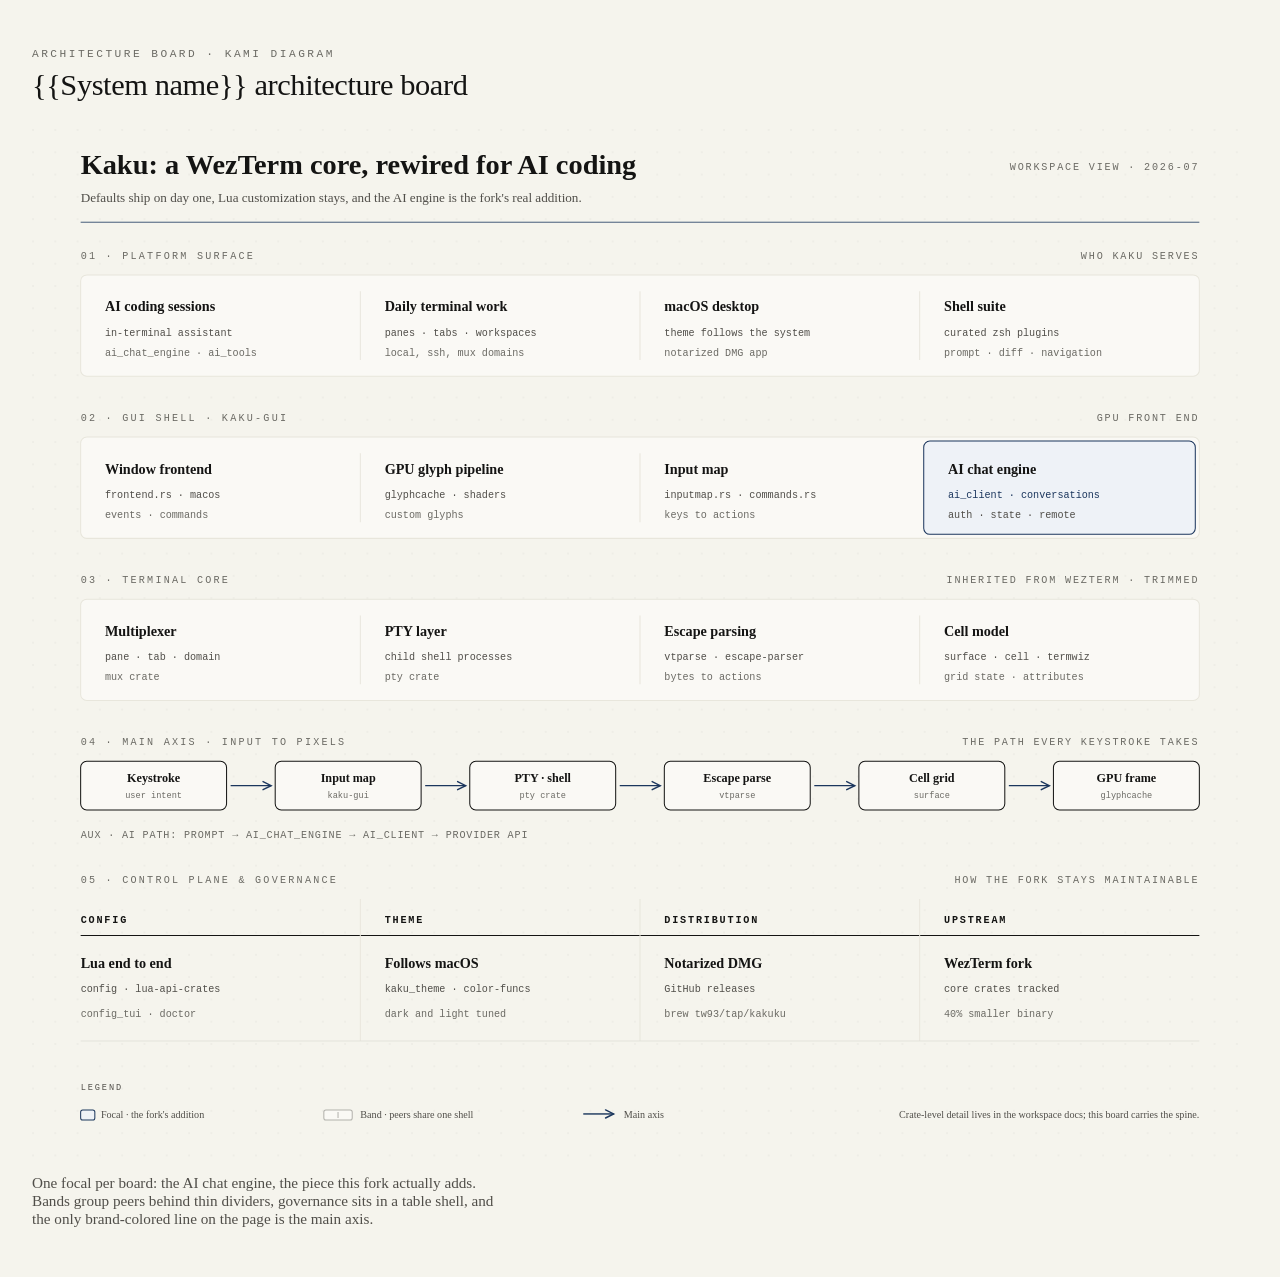
<file: .agents/skills/kami/assets/diagrams/architecture-board.html>
<!DOCTYPE html>
<!-- ==================================================================
     DIAGRAM · Architecture Board (kami palette)
     Report-scale board: five fixed information layers, bands with
     dividers instead of card piles, one focal node, a table shell for
     governance, and a single brand-colored main axis. Demo content maps
     the Kaku terminal (a WezTerm fork); replace it with your system.
     Author the structure outline below BEFORE moving any rectangle.
     ================================================================== -->
<html lang="en">
<head>
<meta charset="UTF-8">
<title>Architecture Board · kami diagram</title>
<style>
  *, *::before, *::after { box-sizing: border-box; margin: 0; padding: 0; }

  :root {
    --parchment:  #f5f4ed;
    --ivory:      #faf9f5;
    --near-black: #141413;
    --olive:      #504e49;
    --stone:      #6b6a64;
    --brand:      #1B365D;
    --brand-tint: #EEF2F7;
    --border:     #e8e6dc;

    --serif: Charter, Georgia, Palatino, serif;
    --sans: var(--serif);
    --mono:  "JetBrains Mono", "SF Mono", Consolas, "TsangerJinKai02", "Source Han Serif SC", "Source Han Serif CN", "Noto Serif CJK SC", "Noto Serif SC", "Songti SC", monospace;
  }

  /* Poster-size single page so WeasyPrint exports the whole board on one
     sheet; browsers ignore @page. No 100vh / vertical flex centering here:
     content is taller than a viewport and would paginate blank (see
     production.md #5). */
  @page { size: 1320px 1280px; margin: 0; }

  body {
    font-family: var(--sans);
    background: var(--parchment);
    color: var(--near-black);
    padding: 3rem 2rem;
  }

  .frame { max-width: 1240px; width: 100%; margin: 0 auto; }

  .eyebrow {
    font-family: var(--mono);
    font-size: 0.7rem;
    letter-spacing: 0.22em;
    text-transform: uppercase;
    color: var(--stone);
    margin-bottom: 0.5rem;
  }

  h1 {
    font-family: var(--serif);
    font-size: 1.9rem;
    font-weight: 500;
    letter-spacing: -0.3pt;
    line-height: 1.15;
    margin-bottom: 1.6rem;
  }

  svg { width: 100%; min-width: 1080px; display: block; }

  .caption {
    font-family: var(--serif);
    font-size: 0.95rem;
    color: var(--olive);
    margin-top: 1rem;
    max-width: 62ch;
  }
</style>
</head>
<body>
  <div class="frame">
    <p class="eyebrow">Architecture Board · kami diagram</p>
    <h1>{{System name}} architecture board</h1>

    <!-- Structure outline (write this first, then render):
         Section: Kaku architecture, one judgment in the title layer
         Band: Platform surface  -> AI coding sessions | Daily terminal work | macOS desktop | Shell suite
         Band: GUI shell         -> Window frontend | GPU glyph pipeline | Input map | [FOCAL] AI chat engine
         Band: Terminal core     -> Multiplexer | PTY layer | Escape parsing | Cell model
         Flow: Keystroke -> Input map -> PTY / shell -> Escape parse -> Cell grid -> GPU frame
         Table: Config | Theme | Distribution | Upstream
         Note: AI request path is not the main axis, demoted to a caption
    -->
    <svg viewBox="0 0 1200 1016" xmlns="http://www.w3.org/2000/svg">
      <defs>
        <pattern id="dots" width="22" height="22" patternUnits="userSpaceOnUse">
          <circle cx="1" cy="1" r="0.9" fill="#E3E2DC"/>
        </pattern>
      </defs>

      <rect width="100%" height="100%" fill="#f5f4ed"/>
      <rect width="100%" height="100%" fill="url(#dots)" opacity="0.55"/>

      <!-- Layer 1 · Title: subject + judgment, basis caption top right -->
      <text x="48" y="44" fill="#141413" font-size="28" font-weight="600" font-family="'TsangerJinKai02', 'Source Han Serif SC', 'Songti SC', Charter, Georgia, serif">Kaku: a WezTerm core, rewired for AI coding</text>
      <text x="1152" y="40" fill="#6b6a64" font-size="10" font-family="'JetBrains Mono', monospace" text-anchor="end" letter-spacing="0.18em">WORKSPACE VIEW · 2026-07</text>
      <text x="48" y="72" fill="#504e49" font-size="13" font-family="'TsangerJinKai02', 'Source Han Serif SC', 'Songti SC', Charter, Georgia, serif">Defaults ship on day one, Lua customization stays, and the AI engine is the fork's real addition.</text>
      <line x1="48" y1="92" x2="1152" y2="92" stroke="#1B365D" stroke-width="0.8"/>

      <!-- Layer 2 · Platform surface (band, peers separated by dividers) -->
      <text x="48" y="128" fill="#6b6a64" font-size="10" font-family="'JetBrains Mono', monospace" letter-spacing="0.22em">01 · PLATFORM SURFACE</text>
      <text x="1152" y="128" fill="#6b6a64" font-size="10" font-family="'JetBrains Mono', monospace" text-anchor="end" letter-spacing="0.18em">WHO KAKU SERVES</text>
      <rect x="48" y="144" width="1104" height="100" rx="6" fill="#faf9f5" stroke="#e8e6dc" stroke-width="1"/>
      <line x1="324" y1="160" x2="324" y2="228" stroke="#e8e6dc" stroke-width="1"/>
      <line x1="600" y1="160" x2="600" y2="228" stroke="#e8e6dc" stroke-width="1"/>
      <line x1="876" y1="160" x2="876" y2="228" stroke="#e8e6dc" stroke-width="1"/>

      <text x="72" y="180" fill="#141413" font-size="14" font-weight="600" font-family="'TsangerJinKai02', 'Source Han Serif SC', 'Songti SC', Charter, Georgia, serif">AI coding sessions</text>
      <text x="72" y="204" fill="#504e49" font-size="10" font-family="'JetBrains Mono', monospace">in-terminal assistant</text>
      <text x="72" y="224" fill="#6b6a64" font-size="10" font-family="'JetBrains Mono', monospace">ai_chat_engine · ai_tools</text>

      <text x="348" y="180" fill="#141413" font-size="14" font-weight="600" font-family="'TsangerJinKai02', 'Source Han Serif SC', 'Songti SC', Charter, Georgia, serif">Daily terminal work</text>
      <text x="348" y="204" fill="#504e49" font-size="10" font-family="'JetBrains Mono', monospace">panes · tabs · workspaces</text>
      <text x="348" y="224" fill="#6b6a64" font-size="10" font-family="'JetBrains Mono', monospace">local, ssh, mux domains</text>

      <text x="624" y="180" fill="#141413" font-size="14" font-weight="600" font-family="'TsangerJinKai02', 'Source Han Serif SC', 'Songti SC', Charter, Georgia, serif">macOS desktop</text>
      <text x="624" y="204" fill="#504e49" font-size="10" font-family="'JetBrains Mono', monospace">theme follows the system</text>
      <text x="624" y="224" fill="#6b6a64" font-size="10" font-family="'JetBrains Mono', monospace">notarized DMG app</text>

      <text x="900" y="180" fill="#141413" font-size="14" font-weight="600" font-family="'TsangerJinKai02', 'Source Han Serif SC', 'Songti SC', Charter, Georgia, serif">Shell suite</text>
      <text x="900" y="204" fill="#504e49" font-size="10" font-family="'JetBrains Mono', monospace">curated zsh plugins</text>
      <text x="900" y="224" fill="#6b6a64" font-size="10" font-family="'JetBrains Mono', monospace">prompt · diff · navigation</text>

      <!-- Layer 3a · GUI shell (band; focal cell carries the only accent) -->
      <text x="48" y="288" fill="#6b6a64" font-size="10" font-family="'JetBrains Mono', monospace" letter-spacing="0.22em">02 · GUI SHELL · KAKU-GUI</text>
      <text x="1152" y="288" fill="#6b6a64" font-size="10" font-family="'JetBrains Mono', monospace" text-anchor="end" letter-spacing="0.18em">GPU FRONT END</text>
      <rect x="48" y="304" width="1104" height="100" rx="6" fill="#faf9f5" stroke="#e8e6dc" stroke-width="1"/>
      <line x1="324" y1="320" x2="324" y2="388" stroke="#e8e6dc" stroke-width="1"/>
      <line x1="600" y1="320" x2="600" y2="388" stroke="#e8e6dc" stroke-width="1"/>

      <text x="72" y="340" fill="#141413" font-size="14" font-weight="600" font-family="'TsangerJinKai02', 'Source Han Serif SC', 'Songti SC', Charter, Georgia, serif">Window frontend</text>
      <text x="72" y="364" fill="#504e49" font-size="10" font-family="'JetBrains Mono', monospace">frontend.rs · macos</text>
      <text x="72" y="384" fill="#6b6a64" font-size="10" font-family="'JetBrains Mono', monospace">events · commands</text>

      <text x="348" y="340" fill="#141413" font-size="14" font-weight="600" font-family="'TsangerJinKai02', 'Source Han Serif SC', 'Songti SC', Charter, Georgia, serif">GPU glyph pipeline</text>
      <text x="348" y="364" fill="#504e49" font-size="10" font-family="'JetBrains Mono', monospace">glyphcache · shaders</text>
      <text x="348" y="384" fill="#6b6a64" font-size="10" font-family="'JetBrains Mono', monospace">custom glyphs</text>

      <text x="624" y="340" fill="#141413" font-size="14" font-weight="600" font-family="'TsangerJinKai02', 'Source Han Serif SC', 'Songti SC', Charter, Georgia, serif">Input map</text>
      <text x="624" y="364" fill="#504e49" font-size="10" font-family="'JetBrains Mono', monospace">inputmap.rs · commands.rs</text>
      <text x="624" y="384" fill="#6b6a64" font-size="10" font-family="'JetBrains Mono', monospace">keys to actions</text>

      <rect x="880" y="308" width="268" height="92" rx="6" fill="#EEF2F7" stroke="#1B365D" stroke-width="1"/>
      <text x="904" y="340" fill="#141413" font-size="14" font-weight="600" font-family="'TsangerJinKai02', 'Source Han Serif SC', 'Songti SC', Charter, Georgia, serif">AI chat engine</text>
      <text x="904" y="364" fill="#1B365D" font-size="10" font-family="'JetBrains Mono', monospace">ai_client · conversations</text>
      <text x="904" y="384" fill="#504e49" font-size="10" font-family="'JetBrains Mono', monospace">auth · state · remote</text>

      <!-- Layer 3b · Terminal core (band) -->
      <text x="48" y="448" fill="#6b6a64" font-size="10" font-family="'JetBrains Mono', monospace" letter-spacing="0.22em">03 · TERMINAL CORE</text>
      <text x="1152" y="448" fill="#6b6a64" font-size="10" font-family="'JetBrains Mono', monospace" text-anchor="end" letter-spacing="0.18em">INHERITED FROM WEZTERM · TRIMMED</text>
      <rect x="48" y="464" width="1104" height="100" rx="6" fill="#faf9f5" stroke="#e8e6dc" stroke-width="1"/>
      <line x1="324" y1="480" x2="324" y2="548" stroke="#e8e6dc" stroke-width="1"/>
      <line x1="600" y1="480" x2="600" y2="548" stroke="#e8e6dc" stroke-width="1"/>
      <line x1="876" y1="480" x2="876" y2="548" stroke="#e8e6dc" stroke-width="1"/>

      <text x="72" y="500" fill="#141413" font-size="14" font-weight="600" font-family="'TsangerJinKai02', 'Source Han Serif SC', 'Songti SC', Charter, Georgia, serif">Multiplexer</text>
      <text x="72" y="524" fill="#504e49" font-size="10" font-family="'JetBrains Mono', monospace">pane · tab · domain</text>
      <text x="72" y="544" fill="#6b6a64" font-size="10" font-family="'JetBrains Mono', monospace">mux crate</text>

      <text x="348" y="500" fill="#141413" font-size="14" font-weight="600" font-family="'TsangerJinKai02', 'Source Han Serif SC', 'Songti SC', Charter, Georgia, serif">PTY layer</text>
      <text x="348" y="524" fill="#504e49" font-size="10" font-family="'JetBrains Mono', monospace">child shell processes</text>
      <text x="348" y="544" fill="#6b6a64" font-size="10" font-family="'JetBrains Mono', monospace">pty crate</text>

      <text x="624" y="500" fill="#141413" font-size="14" font-weight="600" font-family="'TsangerJinKai02', 'Source Han Serif SC', 'Songti SC', Charter, Georgia, serif">Escape parsing</text>
      <text x="624" y="524" fill="#504e49" font-size="10" font-family="'JetBrains Mono', monospace">vtparse · escape-parser</text>
      <text x="624" y="544" fill="#6b6a64" font-size="10" font-family="'JetBrains Mono', monospace">bytes to actions</text>

      <text x="900" y="500" fill="#141413" font-size="14" font-weight="600" font-family="'TsangerJinKai02', 'Source Han Serif SC', 'Songti SC', Charter, Georgia, serif">Cell model</text>
      <text x="900" y="524" fill="#504e49" font-size="10" font-family="'JetBrains Mono', monospace">surface · cell · termwiz</text>
      <text x="900" y="544" fill="#6b6a64" font-size="10" font-family="'JetBrains Mono', monospace">grid state · attributes</text>

      <!-- Layer 4 · Main axis: the only brand-colored line on the board -->
      <text x="48" y="608" fill="#6b6a64" font-size="10" font-family="'JetBrains Mono', monospace" letter-spacing="0.22em">04 · MAIN AXIS · INPUT TO PIXELS</text>
      <text x="1152" y="608" fill="#6b6a64" font-size="10" font-family="'JetBrains Mono', monospace" text-anchor="end" letter-spacing="0.18em">THE PATH EVERY KEYSTROKE TAKES</text>

      <!-- Connectors keep a 4px standoff from both node edges -->
      <line data-edge="keystroke-to-input-map" data-from="keystroke" data-to="input-map" x1="196" y1="648" x2="236" y2="648" stroke="#1B365D" stroke-width="1.4"/>
      <path d="M 228 644 L 236 648 L 228 652" fill="none" stroke="#1B365D" stroke-width="1.4" stroke-linecap="round"/>
      <line data-edge="input-map-to-pty" data-from="input-map" data-to="pty" x1="388" y1="648" x2="428" y2="648" stroke="#1B365D" stroke-width="1.4"/>
      <path d="M 420 644 L 428 648 L 420 652" fill="none" stroke="#1B365D" stroke-width="1.4" stroke-linecap="round"/>
      <line data-edge="pty-to-parser" data-from="pty" data-to="parser" x1="580" y1="648" x2="620" y2="648" stroke="#1B365D" stroke-width="1.4"/>
      <path d="M 612 644 L 620 648 L 612 652" fill="none" stroke="#1B365D" stroke-width="1.4" stroke-linecap="round"/>
      <line data-edge="parser-to-cell-model" data-from="parser" data-to="cell-model" x1="772" y1="648" x2="812" y2="648" stroke="#1B365D" stroke-width="1.4"/>
      <path d="M 804 644 L 812 648 L 804 652" fill="none" stroke="#1B365D" stroke-width="1.4" stroke-linecap="round"/>
      <line data-edge="cell-model-to-gpu" data-from="cell-model" data-to="gpu" x1="964" y1="648" x2="1004" y2="648" stroke="#1B365D" stroke-width="1.4"/>
      <path d="M 996 644 L 1004 648 L 996 652" fill="none" stroke="#1B365D" stroke-width="1.4" stroke-linecap="round"/>

      <rect data-node="keystroke" x="48" y="624" width="144" height="48" rx="6" fill="#faf9f5" stroke="#141413" stroke-width="1"/>
      <text x="120" y="644" fill="#141413" font-size="12" font-weight="600" font-family="'TsangerJinKai02', 'Source Han Serif SC', 'Songti SC', Charter, Georgia, serif" text-anchor="middle">Keystroke</text>
      <text x="120" y="660" fill="#6b6a64" font-size="8.5" font-family="'JetBrains Mono', monospace" text-anchor="middle">user intent</text>

      <rect data-node="input-map" x="240" y="624" width="144" height="48" rx="6" fill="#faf9f5" stroke="#141413" stroke-width="1"/>
      <text x="312" y="644" fill="#141413" font-size="12" font-weight="600" font-family="'TsangerJinKai02', 'Source Han Serif SC', 'Songti SC', Charter, Georgia, serif" text-anchor="middle">Input map</text>
      <text x="312" y="660" fill="#6b6a64" font-size="8.5" font-family="'JetBrains Mono', monospace" text-anchor="middle">kaku-gui</text>

      <rect data-node="pty" x="432" y="624" width="144" height="48" rx="6" fill="#faf9f5" stroke="#141413" stroke-width="1"/>
      <text x="504" y="644" fill="#141413" font-size="12" font-weight="600" font-family="'TsangerJinKai02', 'Source Han Serif SC', 'Songti SC', Charter, Georgia, serif" text-anchor="middle">PTY · shell</text>
      <text x="504" y="660" fill="#6b6a64" font-size="8.5" font-family="'JetBrains Mono', monospace" text-anchor="middle">pty crate</text>

      <rect data-node="parser" x="624" y="624" width="144" height="48" rx="6" fill="#faf9f5" stroke="#141413" stroke-width="1"/>
      <text x="696" y="644" fill="#141413" font-size="12" font-weight="600" font-family="'TsangerJinKai02', 'Source Han Serif SC', 'Songti SC', Charter, Georgia, serif" text-anchor="middle">Escape parse</text>
      <text x="696" y="660" fill="#6b6a64" font-size="8.5" font-family="'JetBrains Mono', monospace" text-anchor="middle">vtparse</text>

      <rect data-node="cell-model" x="816" y="624" width="144" height="48" rx="6" fill="#faf9f5" stroke="#141413" stroke-width="1"/>
      <text x="888" y="644" fill="#141413" font-size="12" font-weight="600" font-family="'TsangerJinKai02', 'Source Han Serif SC', 'Songti SC', Charter, Georgia, serif" text-anchor="middle">Cell grid</text>
      <text x="888" y="660" fill="#6b6a64" font-size="8.5" font-family="'JetBrains Mono', monospace" text-anchor="middle">surface</text>

      <rect data-node="gpu" x="1008" y="624" width="144" height="48" rx="6" fill="#faf9f5" stroke="#141413" stroke-width="1"/>
      <text x="1080" y="644" fill="#141413" font-size="12" font-weight="600" font-family="'TsangerJinKai02', 'Source Han Serif SC', 'Songti SC', Charter, Georgia, serif" text-anchor="middle">GPU frame</text>
      <text x="1080" y="660" fill="#6b6a64" font-size="8.5" font-family="'JetBrains Mono', monospace" text-anchor="middle">glyphcache</text>

      <!-- Non-core relation demoted to a caption, not another line -->
      <text x="48" y="700" fill="#6b6a64" font-size="10" font-family="'JetBrains Mono', monospace" letter-spacing="0.08em">AUX · AI PATH: PROMPT → AI_CHAT_ENGINE → AI_CLIENT → PROVIDER API</text>

      <!-- Layer 5 · Governance (table shell, not five cards) -->
      <text x="48" y="744" fill="#6b6a64" font-size="10" font-family="'JetBrains Mono', monospace" letter-spacing="0.22em">05 · CONTROL PLANE &amp; GOVERNANCE</text>
      <text x="1152" y="744" fill="#6b6a64" font-size="10" font-family="'JetBrains Mono', monospace" text-anchor="end" letter-spacing="0.18em">HOW THE FORK STAYS MAINTAINABLE</text>

      <text x="48" y="784" fill="#141413" font-size="10" font-weight="600" font-family="'JetBrains Mono', monospace" letter-spacing="0.18em">CONFIG</text>
      <text x="348" y="784" fill="#141413" font-size="10" font-weight="600" font-family="'JetBrains Mono', monospace" letter-spacing="0.18em">THEME</text>
      <text x="624" y="784" fill="#141413" font-size="10" font-weight="600" font-family="'JetBrains Mono', monospace" letter-spacing="0.18em">DISTRIBUTION</text>
      <text x="900" y="784" fill="#141413" font-size="10" font-weight="600" font-family="'JetBrains Mono', monospace" letter-spacing="0.18em">UPSTREAM</text>
      <line x1="48" y1="796" x2="1152" y2="796" stroke="#141413" stroke-width="1"/>
      <line x1="324" y1="760" x2="324" y2="900" stroke="#e8e6dc" stroke-width="1"/>
      <line x1="600" y1="760" x2="600" y2="900" stroke="#e8e6dc" stroke-width="1"/>
      <line x1="876" y1="760" x2="876" y2="900" stroke="#e8e6dc" stroke-width="1"/>

      <text x="48" y="828" fill="#141413" font-size="14" font-weight="600" font-family="'TsangerJinKai02', 'Source Han Serif SC', 'Songti SC', Charter, Georgia, serif">Lua end to end</text>
      <text x="48" y="852" fill="#504e49" font-size="10" font-family="'JetBrains Mono', monospace">config · lua-api-crates</text>
      <text x="48" y="876" fill="#6b6a64" font-size="10" font-family="'JetBrains Mono', monospace">config_tui · doctor</text>

      <text x="348" y="828" fill="#141413" font-size="14" font-weight="600" font-family="'TsangerJinKai02', 'Source Han Serif SC', 'Songti SC', Charter, Georgia, serif">Follows macOS</text>
      <text x="348" y="852" fill="#504e49" font-size="10" font-family="'JetBrains Mono', monospace">kaku_theme · color-funcs</text>
      <text x="348" y="876" fill="#6b6a64" font-size="10" font-family="'JetBrains Mono', monospace">dark and light tuned</text>

      <text x="624" y="828" fill="#141413" font-size="14" font-weight="600" font-family="'TsangerJinKai02', 'Source Han Serif SC', 'Songti SC', Charter, Georgia, serif">Notarized DMG</text>
      <text x="624" y="852" fill="#504e49" font-size="10" font-family="'JetBrains Mono', monospace">GitHub releases</text>
      <text x="624" y="876" fill="#6b6a64" font-size="10" font-family="'JetBrains Mono', monospace">brew tw93/tap/kakuku</text>

      <text x="900" y="828" fill="#141413" font-size="14" font-weight="600" font-family="'TsangerJinKai02', 'Source Han Serif SC', 'Songti SC', Charter, Georgia, serif">WezTerm fork</text>
      <text x="900" y="852" fill="#504e49" font-size="10" font-family="'JetBrains Mono', monospace">core crates tracked</text>
      <text x="900" y="876" fill="#6b6a64" font-size="10" font-family="'JetBrains Mono', monospace">40% smaller binary</text>
      <line x1="48" y1="900" x2="1152" y2="900" stroke="#DEDED7" stroke-width="0.8"/>

      <!-- Legend + closing note: one text size on one baseline -->
      <text x="48" y="948" fill="#504e49" font-size="8.5" font-family="'JetBrains Mono', monospace" letter-spacing="0.22em">LEGEND</text>

      <rect x="48" y="968" width="14" height="10" rx="2" fill="#EEF2F7" stroke="#1B365D" stroke-width="1"/>
      <text x="68" y="976" fill="#504e49" font-size="10" font-family="'TsangerJinKai02', 'Source Han Serif SC', 'Songti SC', Charter, Georgia, serif">Focal · the fork's addition</text>

      <rect x="288" y="968" width="28" height="10" rx="2" fill="#faf9f5" stroke="#B2B1AC" stroke-width="1"/>
      <line x1="302" y1="970" x2="302" y2="976" stroke="#B2B1AC" stroke-width="1"/>
      <text x="324" y="976" fill="#504e49" font-size="10" font-family="'TsangerJinKai02', 'Source Han Serif SC', 'Songti SC', Charter, Georgia, serif">Band · peers share one shell</text>

      <line x1="544" y1="972" x2="574" y2="972" stroke="#1B365D" stroke-width="1.4"/>
      <path d="M 566 968 L 574 972 L 566 976" fill="none" stroke="#1B365D" stroke-width="1.4" stroke-linecap="round"/>
      <text x="584" y="976" fill="#504e49" font-size="10" font-family="'TsangerJinKai02', 'Source Han Serif SC', 'Songti SC', Charter, Georgia, serif">Main axis</text>

      <text x="1152" y="976" fill="#504e49" font-size="10" font-family="'TsangerJinKai02', 'Source Han Serif SC', 'Songti SC', Charter, Georgia, serif" text-anchor="end">Crate-level detail lives in the workspace docs; this board carries the spine.</text>
    </svg>

    <p class="caption">One focal per board: the AI chat engine, the piece this fork actually adds. Bands group peers behind thin dividers, governance sits in a table shell, and the only brand-colored line on the page is the main axis.</p>
  </div>
</body>
</html>
</file>
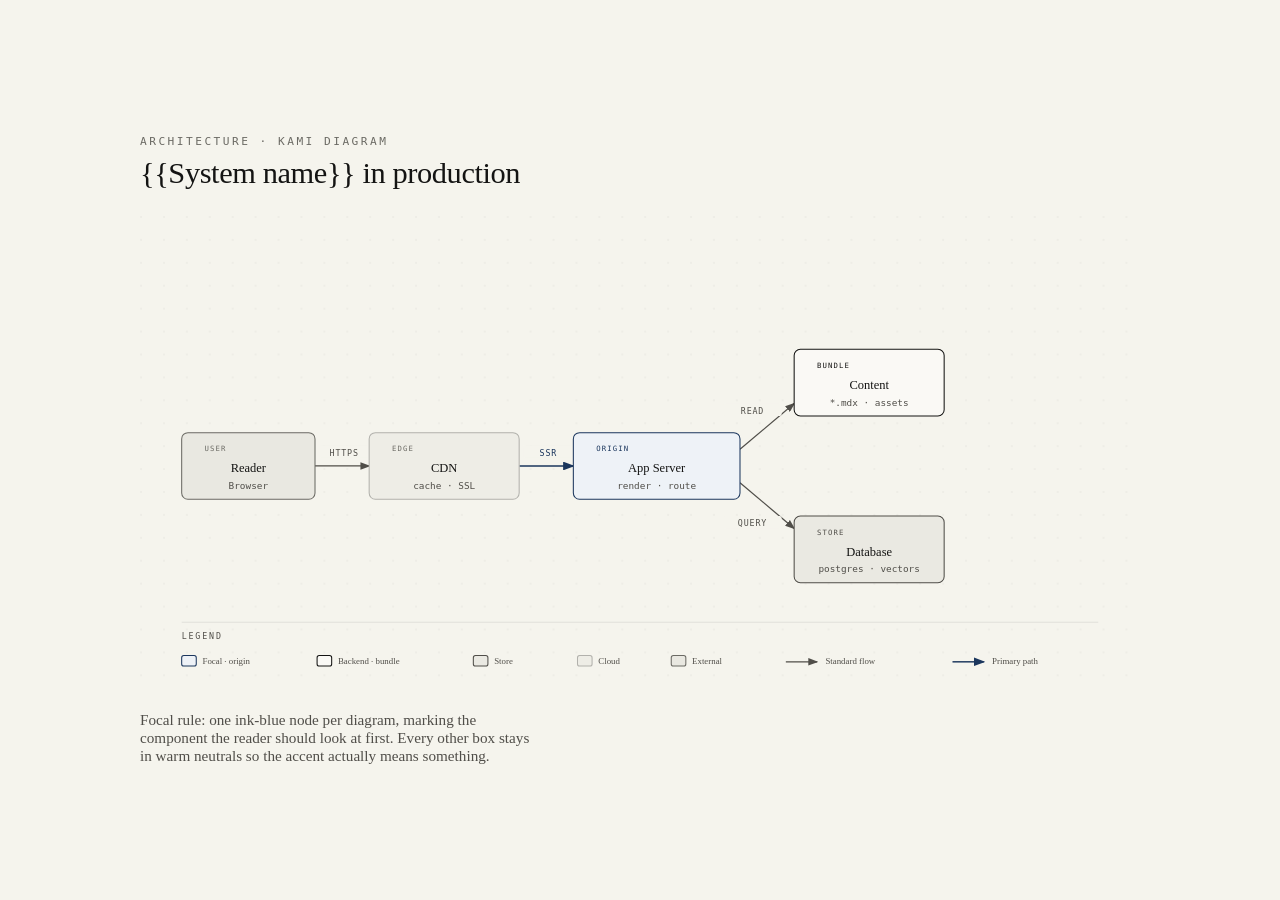
<file: .agents/skills/kami/assets/diagrams/architecture.html>
<!DOCTYPE html>
<!-- ==================================================================
     DIAGRAM · Architecture (kami palette)
     Components + connections in a system. One focal node, everything else
     in warm neutrals. Drop the <svg> block into a long-doc or portfolio
     figure element to embed.
     ================================================================== -->
<html lang="en">
<head>
<meta charset="UTF-8">
<title>Architecture · kami diagram</title>
<style>
  *, *::before, *::after { box-sizing: border-box; margin: 0; padding: 0; }

  :root {
    --parchment:  #f5f4ed;
    --ivory:      #faf9f5;
    --near-black: #141413;
    --olive:      #504e49;
    --stone:      #6b6a64;
    --brand:      #1B365D;
    --brand-tint: #EEF2F7;
    --border:     #e8e6dc;

    --serif: Charter, Georgia, Palatino, serif;
    --sans: var(--serif);
    --mono:  "JetBrains Mono", "SF Mono", Consolas, "TsangerJinKai02", "Source Han Serif SC", "Source Han Serif CN", "Noto Serif CJK SC", "Noto Serif SC", "Songti SC", monospace;
  }

  /* Poster-size page so WeasyPrint exports the full diagram without
     A4 clipping; browsers ignore @page. */
  @page { size: 1080px 880px; margin: 0; }

  body {
    font-family: var(--sans);
    background: var(--parchment);
    color: var(--near-black);
    min-height: 100vh;
    display: flex;
    align-items: center;
    justify-content: center;
    padding: 3rem 2rem;
  }

  .frame { max-width: 1000px; width: 100%; }

  .eyebrow {
    font-family: var(--mono);
    font-size: 0.7rem;
    letter-spacing: 0.22em;
    text-transform: uppercase;
    color: var(--stone);
    margin-bottom: 0.5rem;
  }

  h1 {
    font-family: var(--serif);
    font-size: 1.9rem;
    font-weight: 500;
    letter-spacing: -0.3pt;
    line-height: 1.15;
    margin-bottom: 1.6rem;
  }

  svg { width: 100%; min-width: 860px; display: block; }

  .caption {
    font-family: var(--serif);
    font-size: 0.95rem;
    color: var(--olive);
    margin-top: 1rem;
    max-width: 52ch;
  }
</style>
</head>
<body>
  <div class="frame">
    <p class="eyebrow">Architecture · kami diagram</p>
    <h1>{{System name}} in production</h1>

    <svg viewBox="0 0 960 460" xmlns="http://www.w3.org/2000/svg">
      <defs>
        <pattern id="dots" width="22" height="22" patternUnits="userSpaceOnUse">
          <circle cx="1" cy="1" r="0.9" fill="#E3E2DC"/>
        </pattern>
        <marker id="arrow" markerWidth="8" markerHeight="6" refX="7" refY="3" orient="auto">
          <polygon points="0 0, 8 3, 0 6" fill="#504e49"/>
        </marker>
        <marker id="arrow-brand" markerWidth="8" markerHeight="6" refX="7" refY="3" orient="auto">
          <polygon points="0 0, 8 3, 0 6" fill="#1B365D"/>
        </marker>
      </defs>

      <rect width="100%" height="100%" fill="#f5f4ed"/>
      <rect width="100%" height="100%" fill="url(#dots)" opacity="0.55"/>

      <!-- Arrows (behind nodes) -->
      <line data-edge="https" data-from="reader" data-to="cdn" x1="168" y1="240" x2="220" y2="240" stroke="#504e49" stroke-width="1.2" marker-end="url(#arrow)"/>
      <line data-edge="ssr" data-from="cdn" data-to="origin" x1="364" y1="240" x2="416" y2="240" stroke="#1B365D" stroke-width="1.4" marker-end="url(#arrow-brand)"/>
      <line data-edge="read" data-from="origin" data-to="content" x1="576" y1="224" x2="628" y2="180" stroke="#504e49" stroke-width="1.2" marker-end="url(#arrow)"/>
      <line data-edge="query" data-from="origin" data-to="database" x1="576" y1="256" x2="628" y2="300" stroke="#504e49" stroke-width="1.2" marker-end="url(#arrow)"/>

      <!-- Arrow labels (masked rect prevents line bleed-through) -->
      <rect data-label-for="https" x="172" y="220" width="48" height="12" rx="2" fill="#f5f4ed"/>
      <text x="196" y="230" fill="#504e49" font-size="8" font-family="'JetBrains Mono', monospace" text-anchor="middle" letter-spacing="0.1em">HTTPS</text>

      <rect data-label-for="ssr" x="368" y="220" width="48" height="12" rx="2" fill="#f5f4ed"/>
      <text x="392" y="230" fill="#1B365D" font-size="8" font-family="'JetBrains Mono', monospace" text-anchor="middle" letter-spacing="0.1em">SSR</text>

      <rect data-label-for="read" x="560" y="180" width="56" height="12" rx="2" fill="#f5f4ed"/>
      <text x="588" y="190" fill="#504e49" font-size="8" font-family="'JetBrains Mono', monospace" text-anchor="middle" letter-spacing="0.1em">READ</text>

      <rect data-label-for="query" x="560" y="288" width="56" height="12" rx="2" fill="#f5f4ed"/>
      <text x="588" y="298" fill="#504e49" font-size="8" font-family="'JetBrains Mono', monospace" text-anchor="middle" letter-spacing="0.1em">QUERY</text>

      <!-- Node 1: Reader (external) -->
      <rect x="40" y="208" width="128" height="64" rx="6" fill="#f5f4ed"/>
      <rect data-node="reader" x="40" y="208" width="128" height="64" rx="6" fill="#E9E8E1" stroke="#6b6a64" stroke-width="1"/>
      <text x="62" y="226" fill="#6b6a64" font-size="7" font-family="'JetBrains Mono', monospace" letter-spacing="0.15em">USER</text>
      <text x="104" y="246" fill="#141413" font-size="12" font-weight="500" font-family="'TsangerJinKai02', 'Source Han Serif SC', 'Songti SC', Charter, Georgia, serif" text-anchor="middle">Reader</text>
      <text x="104" y="262" fill="#504e49" font-size="9" font-family="'JetBrains Mono', monospace" text-anchor="middle">Browser</text>

      <!-- Node 2: Edge / CDN (cloud) -->
      <rect x="220" y="208" width="144" height="64" rx="6" fill="#f5f4ed"/>
      <rect data-node="cdn" x="220" y="208" width="144" height="64" rx="6" fill="#EEEDE6" stroke="#B2B1AC" stroke-width="1"/>
      <text x="242" y="226" fill="#6b6a64" font-size="7" font-family="'JetBrains Mono', monospace" letter-spacing="0.15em">EDGE</text>
      <text x="292" y="246" fill="#141413" font-size="12" font-weight="500" font-family="'TsangerJinKai02', 'Source Han Serif SC', 'Songti SC', Charter, Georgia, serif" text-anchor="middle">CDN</text>
      <text x="292" y="262" fill="#504e49" font-size="9" font-family="'JetBrains Mono', monospace" text-anchor="middle">cache · SSL</text>

      <!-- Node 3: Origin (FOCAL - brand accent) -->
      <rect x="416" y="208" width="160" height="64" rx="6" fill="#f5f4ed"/>
      <rect data-node="origin" x="416" y="208" width="160" height="64" rx="6" fill="#EEF2F7" stroke="#1B365D" stroke-width="1"/>
      <text x="438" y="226" fill="#1B365D" font-size="7" font-family="'JetBrains Mono', monospace" letter-spacing="0.15em">ORIGIN</text>
      <text x="496" y="246" fill="#141413" font-size="12" font-weight="500" font-family="'TsangerJinKai02', 'Source Han Serif SC', 'Songti SC', Charter, Georgia, serif" text-anchor="middle">App Server</text>
      <text x="496" y="262" fill="#504e49" font-size="9" font-family="'JetBrains Mono', monospace" text-anchor="middle">render · route</text>

      <!-- Node 4: Store (content) -->
      <rect x="628" y="128" width="144" height="64" rx="6" fill="#f5f4ed"/>
      <rect data-node="content" x="628" y="128" width="144" height="64" rx="6" fill="#faf9f5" stroke="#141413" stroke-width="1"/>
      <text x="650" y="146" fill="#141413" font-size="7" font-family="'JetBrains Mono', monospace" letter-spacing="0.15em">BUNDLE</text>
      <text x="700" y="166" fill="#141413" font-size="12" font-weight="500" font-family="'TsangerJinKai02', 'Source Han Serif SC', 'Songti SC', Charter, Georgia, serif" text-anchor="middle">Content</text>
      <text x="700" y="182" fill="#504e49" font-size="9" font-family="'JetBrains Mono', monospace" text-anchor="middle">*.mdx · assets</text>

      <!-- Node 5: Database (store) -->
      <rect x="628" y="288" width="144" height="64" rx="6" fill="#f5f4ed"/>
      <rect data-node="database" x="628" y="288" width="144" height="64" rx="6" fill="#EAE9E2" stroke="#504e49" stroke-width="1"/>
      <text x="650" y="306" fill="#504e49" font-size="7" font-family="'JetBrains Mono', monospace" letter-spacing="0.15em">STORE</text>
      <text x="700" y="326" fill="#141413" font-size="12" font-weight="500" font-family="'TsangerJinKai02', 'Source Han Serif SC', 'Songti SC', Charter, Georgia, serif" text-anchor="middle">Database</text>
      <text x="700" y="342" fill="#504e49" font-size="9" font-family="'JetBrains Mono', monospace" text-anchor="middle">postgres · vectors</text>

      <!-- Legend strip -->
      <line x1="40" y1="390" x2="920" y2="390" stroke="#DEDED7" stroke-width="0.8"/>
      <text x="40" y="406" fill="#504e49" font-size="8" font-family="'JetBrains Mono', monospace" letter-spacing="0.22em">LEGEND</text>

      <rect x="40" y="422" width="14" height="10" rx="2" fill="#EEF2F7" stroke="#1B365D" stroke-width="1"/>
      <text x="60" y="430" fill="#504e49" font-size="8.5" font-family="'TsangerJinKai02', 'Source Han Serif SC', 'Songti SC', Charter, Georgia, serif">Focal · origin</text>

      <rect x="170" y="422" width="14" height="10" rx="2" fill="#faf9f5" stroke="#141413" stroke-width="1"/>
      <text x="190" y="430" fill="#504e49" font-size="8.5" font-family="'TsangerJinKai02', 'Source Han Serif SC', 'Songti SC', Charter, Georgia, serif">Backend · bundle</text>

      <rect x="320" y="422" width="14" height="10" rx="2" fill="#EAE9E2" stroke="#504e49" stroke-width="1"/>
      <text x="340" y="430" fill="#504e49" font-size="8.5" font-family="'TsangerJinKai02', 'Source Han Serif SC', 'Songti SC', Charter, Georgia, serif">Store</text>

      <rect x="420" y="422" width="14" height="10" rx="2" fill="#EEEDE6" stroke="#B2B1AC" stroke-width="1"/>
      <text x="440" y="430" fill="#504e49" font-size="8.5" font-family="'TsangerJinKai02', 'Source Han Serif SC', 'Songti SC', Charter, Georgia, serif">Cloud</text>

      <rect x="510" y="422" width="14" height="10" rx="2" fill="#E9E8E1" stroke="#6b6a64" stroke-width="1"/>
      <text x="530" y="430" fill="#504e49" font-size="8.5" font-family="'TsangerJinKai02', 'Source Han Serif SC', 'Songti SC', Charter, Georgia, serif">External</text>

      <line x1="620" y1="428" x2="650" y2="428" stroke="#504e49" stroke-width="1.2" marker-end="url(#arrow)"/>
      <text x="658" y="430" fill="#504e49" font-size="8.5" font-family="'TsangerJinKai02', 'Source Han Serif SC', 'Songti SC', Charter, Georgia, serif">Standard flow</text>

      <line x1="780" y1="428" x2="810" y2="428" stroke="#1B365D" stroke-width="1.4" marker-end="url(#arrow-brand)"/>
      <text x="818" y="430" fill="#504e49" font-size="8.5" font-family="'TsangerJinKai02', 'Source Han Serif SC', 'Songti SC', Charter, Georgia, serif">Primary path</text>
    </svg>

    <p class="caption">Focal rule: one ink-blue node per diagram, marking the component the reader should look at first. Every other box stays in warm neutrals so the accent actually means something.</p>
  </div>
</body>
</html>
</file>
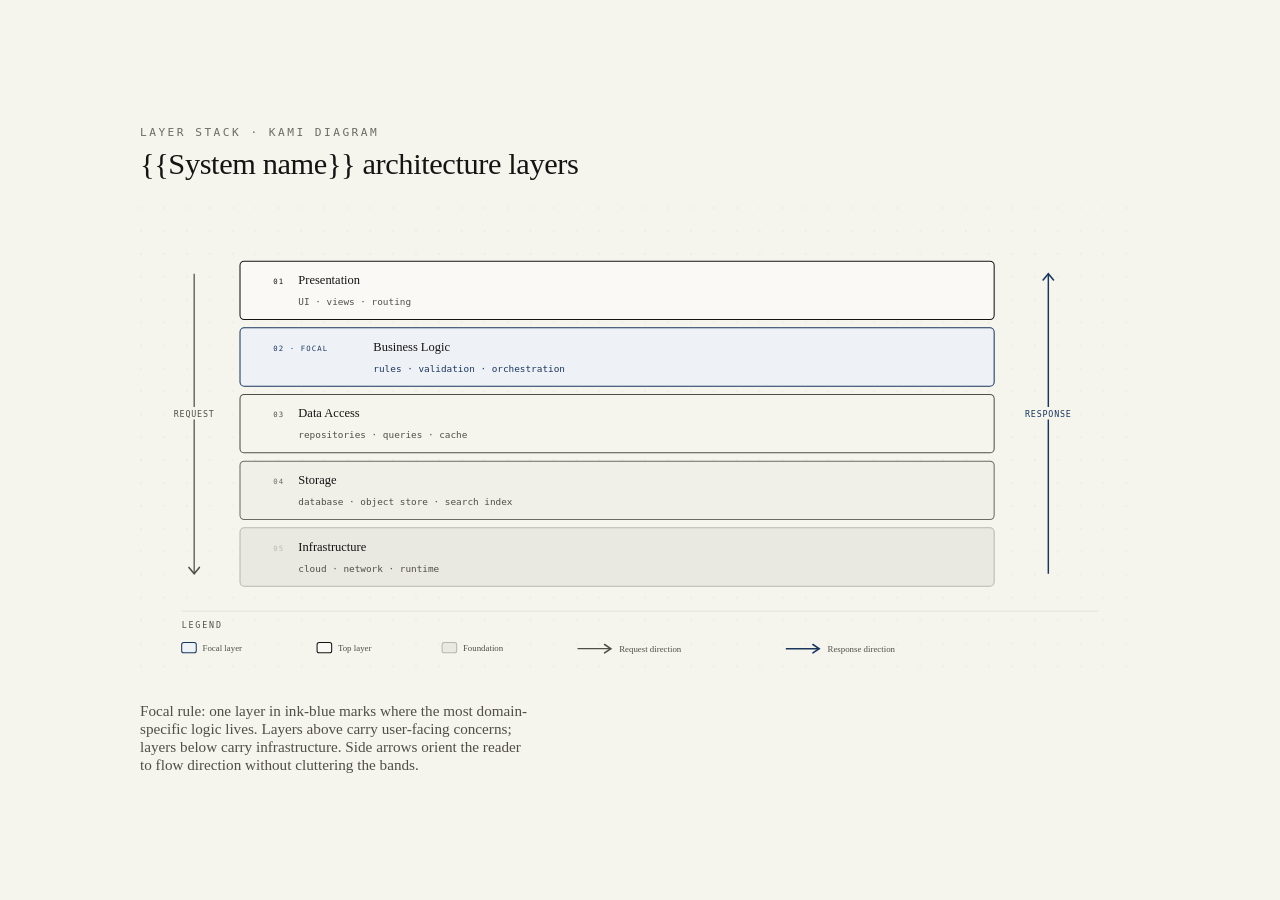
<file: .agents/skills/kami/assets/diagrams/layer-stack.html>
<!DOCTYPE html>
<!-- ==================================================================
     DIAGRAM · Layer Stack (kami palette)
     Horizontal bands stacked vertically, showing system layers.
     One focal layer in ink-blue; request/response flow on the sides.
     ================================================================== -->
<html lang="en">
<head>
<meta charset="UTF-8">
<title>Layer Stack · kami diagram</title>
<style>
  *, *::before, *::after { box-sizing: border-box; margin: 0; padding: 0; }

  :root {
    --parchment:  #f5f4ed;
    --ivory:      #faf9f5;
    --near-black: #141413;
    --olive:      #504e49;
    --stone:      #6b6a64;
    --brand:      #1B365D;
    --brand-tint: #EEF2F7;
    --border:     #e8e6dc;

    --serif: Charter, Georgia, Palatino, serif;
    --sans: var(--serif);
    --mono:  "JetBrains Mono", "SF Mono", Consolas, monospace;
  }

  /* Poster-size page so WeasyPrint exports the full diagram without
     A4 clipping; browsers ignore @page. */
  @page { size: 1080px 880px; margin: 0; }

  body {
    font-family: var(--sans);
    background: var(--parchment);
    color: var(--near-black);
    min-height: 100vh;
    display: flex;
    align-items: center;
    justify-content: center;
    padding: 3rem 2rem;
  }

  .frame { max-width: 1000px; width: 100%; }

  .eyebrow {
    font-family: var(--mono);
    font-size: 0.7rem;
    letter-spacing: 0.22em;
    text-transform: uppercase;
    color: var(--stone);
    margin-bottom: 0.5rem;
  }

  h1 {
    font-family: var(--serif);
    font-size: 1.9rem;
    font-weight: 500;
    letter-spacing: -0.3pt;
    line-height: 1.15;
    margin-bottom: 1.6rem;
  }

  svg { width: 100%; min-width: 860px; display: block; }

  .caption {
    font-family: var(--serif);
    font-size: 0.95rem;
    color: var(--olive);
    margin-top: 1rem;
    max-width: 52ch;
  }
</style>
</head>
<body>
  <div class="frame">
    <p class="eyebrow">Layer Stack · kami diagram</p>
    <h1>{{System name}} architecture layers</h1>

    <svg viewBox="0 0 960 460" xmlns="http://www.w3.org/2000/svg">
      <defs>
        <pattern id="dots" width="22" height="22" patternUnits="userSpaceOnUse">
          <circle cx="1" cy="1" r="0.9" fill="#E3E2DC"/>
        </pattern>
      </defs>

      <rect width="100%" height="100%" fill="#f5f4ed"/>
      <rect width="100%" height="100%" fill="url(#dots)" opacity="0.55"/>

      <!-- ── Layer bands (x=96 w=724) ── -->

      <!-- L1: Presentation, y=52, h=56 -->
      <rect x="96" y="52" width="724" height="56" rx="4" fill="#faf9f5" stroke="#141413" stroke-width="1"/>
      <text x="128" y="74" fill="#141413" font-size="7" font-family="'JetBrains Mono', monospace"
            letter-spacing="0.15em">01</text>
      <text x="152" y="74" fill="#141413" font-size="12" font-weight="500"
            font-family="'TsangerJinKai02', 'Source Han Serif SC', 'Songti SC', Charter, Georgia, serif">Presentation</text>
      <text x="152" y="94" fill="#504e49" font-size="9" font-family="'JetBrains Mono', monospace">
            UI · views · routing</text>

      <!-- L2: Business Logic, y=116, h=56, FOCAL -->
      <rect x="96" y="116" width="724" height="56" rx="4" fill="#EEF2F7" stroke="#1B365D" stroke-width="1"/>
      <text x="128" y="138" fill="#1B365D" font-size="7" font-family="'JetBrains Mono', monospace"
            letter-spacing="0.15em">02 · FOCAL</text>
      <text x="224" y="138" fill="#141413" font-size="12" font-weight="500"
            font-family="'TsangerJinKai02', 'Source Han Serif SC', 'Songti SC', Charter, Georgia, serif">Business Logic</text>
      <text x="224" y="158" fill="#1B365D" font-size="9" font-family="'JetBrains Mono', monospace">
            rules · validation · orchestration</text>

      <!-- L3: Data Access, y=180, h=56 -->
      <rect x="96" y="180" width="724" height="56" rx="4"
            fill="#f5f4ed" stroke="#504e49" stroke-width="1"/>
      <text x="128" y="202" fill="#504e49" font-size="7" font-family="'JetBrains Mono', monospace"
            letter-spacing="0.15em">03</text>
      <text x="152" y="202" fill="#141413" font-size="12" font-weight="500"
            font-family="'TsangerJinKai02', 'Source Han Serif SC', 'Songti SC', Charter, Georgia, serif">Data Access</text>
      <text x="152" y="222" fill="#504e49" font-size="9" font-family="'JetBrains Mono', monospace">
            repositories · queries · cache</text>

      <!-- L4: Storage, y=244, h=56 -->
      <rect x="96" y="244" width="724" height="56" rx="4"
            fill="#f0efe8" stroke="#6b6a64" stroke-width="1"/>
      <text x="128" y="266" fill="#6b6a64" font-size="7" font-family="'JetBrains Mono', monospace"
            letter-spacing="0.15em">04</text>
      <text x="152" y="266" fill="#141413" font-size="12" font-weight="500"
            font-family="'TsangerJinKai02', 'Source Han Serif SC', 'Songti SC', Charter, Georgia, serif">Storage</text>
      <text x="152" y="286" fill="#504e49" font-size="9" font-family="'JetBrains Mono', monospace">
            database · object store · search index</text>

      <!-- L5: Infrastructure, y=308, h=56 -->
      <rect x="96" y="308" width="724" height="56" rx="4"
            fill="#eae9e1" stroke="#b8b7b0" stroke-width="1"/>
      <text x="128" y="330" fill="#b8b7b0" font-size="7" font-family="'JetBrains Mono', monospace"
            letter-spacing="0.15em">05</text>
      <text x="152" y="330" fill="#141413" font-size="12" font-weight="500"
            font-family="'TsangerJinKai02', 'Source Han Serif SC', 'Songti SC', Charter, Georgia, serif">Infrastructure</text>
      <text x="152" y="350" fill="#504e49" font-size="9" font-family="'JetBrains Mono', monospace">
            cloud · network · runtime</text>

      <!-- ── Left: REQUEST down-arrow ── -->
      <line x1="52" y1="64" x2="52" y2="352" stroke="#504e49" stroke-width="1.2"/>
      <path d="M 47,346 L 52,352 L 57,346"
            fill="none" stroke="#504e49" stroke-width="1.5" stroke-linecap="round"/>
      <rect x="28" y="192" width="48" height="12" rx="2" fill="#f5f4ed"/>
      <text x="52" y="202" fill="#504e49" font-size="8" font-family="'JetBrains Mono', monospace"
            text-anchor="middle" letter-spacing="0.1em">REQUEST</text>

      <!-- ── Right: RESPONSE up-arrow ── -->
      <line x1="872" y1="352" x2="872" y2="64" stroke="#1B365D" stroke-width="1.4"/>
      <path d="M 867,70 L 872,64 L 877,70"
            fill="none" stroke="#1B365D" stroke-width="1.5" stroke-linecap="round"/>
      <rect x="848" y="192" width="52" height="12" rx="2" fill="#f5f4ed"/>
      <text x="872" y="202" fill="#1B365D" font-size="8" font-family="'JetBrains Mono', monospace"
            text-anchor="middle" letter-spacing="0.1em">RESPONSE</text>

      <!-- ── Legend ── -->
      <line x1="40" y1="388" x2="920" y2="388" stroke="#DEDED7" stroke-width="0.8"/>
      <text x="40" y="404" fill="#504e49" font-size="8" font-family="'JetBrains Mono', monospace"
            letter-spacing="0.22em">LEGEND</text>

      <rect x="40" y="418" width="14" height="10" rx="2" fill="#EEF2F7" stroke="#1B365D" stroke-width="1"/>
      <text x="60" y="426" fill="#504e49" font-size="8.5" font-family="'TsangerJinKai02', 'Source Han Serif SC', 'Songti SC', Charter, Georgia, serif">Focal layer</text>

      <rect x="170" y="418" width="14" height="10" rx="2" fill="#faf9f5" stroke="#141413" stroke-width="1"/>
      <text x="190" y="426" fill="#504e49" font-size="8.5" font-family="'TsangerJinKai02', 'Source Han Serif SC', 'Songti SC', Charter, Georgia, serif">Top layer</text>

      <rect x="290" y="418" width="14" height="10" rx="2" fill="#eae9e1" stroke="#b8b7b0" stroke-width="1"/>
      <text x="310" y="426" fill="#504e49" font-size="8.5" font-family="'TsangerJinKai02', 'Source Han Serif SC', 'Songti SC', Charter, Georgia, serif">Foundation</text>

      <line x1="420" y1="424" x2="452" y2="424" stroke="#504e49" stroke-width="1.2"/>
      <path d="M 446,420 L 452,424 L 446,428"
            fill="none" stroke="#504e49" stroke-width="1.5" stroke-linecap="round"/>
      <text x="460" y="427" fill="#504e49" font-size="8.5" font-family="'TsangerJinKai02', 'Source Han Serif SC', 'Songti SC', Charter, Georgia, serif">Request direction</text>

      <line x1="620" y1="424" x2="652" y2="424" stroke="#1B365D" stroke-width="1.4"/>
      <path d="M 646,420 L 652,424 L 646,428"
            fill="none" stroke="#1B365D" stroke-width="1.5" stroke-linecap="round"/>
      <text x="660" y="427" fill="#504e49" font-size="8.5" font-family="'TsangerJinKai02', 'Source Han Serif SC', 'Songti SC', Charter, Georgia, serif">Response direction</text>
    </svg>

    <p class="caption">Focal rule: one layer in ink-blue marks where the most domain-specific logic lives. Layers above carry user-facing concerns; layers below carry infrastructure. Side arrows orient the reader to flow direction without cluttering the bands.</p>
  </div>
</body>
</html>
</file>
<file: docs/shared/globals.css>
/* Shared stylesheet for HTML documents in docs/.
   Themes: Auto (Rosé Pine Dawn / main), plus the themes selectable in the
   dropdown, keyed by data-theme on <html> (the matching Shiki theme name).
   Every colour is oklch(); derive others with color-mix(in oklch, …).
   Page contract: see the header comment in doc.js. */

@import url("https://fonts.googleapis.com/css2?family=Noto+Sans:wght@400;600;700&family=Noto+Sans+Mono:wght@400;600&family=Noto+Sans+Thai+Looped:wght@400;600;700&display=swap");

/* ---------- Theme tokens (generated from each palette's published values) ---------- */

/* Auto (system), light: Rosé Pine Dawn */
:root {
  color-scheme: light;
  --base: oklch(96.99% 0.0113 71.90); --surface: oklch(98.70% 0.0107 76.60); --overlay: oklch(93.89% 0.0145 64.34);
  --muted: oklch(67.34% 0.0268 298.37); --subtle: oklch(57.68% 0.0458 291.00); --text: oklch(45.97% 0.0629 289.56);
  --love: oklch(59.89% 0.1071 2.66); --gold: oklch(75.55% 0.1459 69.74); --rose: oklch(69.57% 0.1058 23.03);
  --pine: oklch(49.09% 0.0770 228.00); --foam: oklch(62.89% 0.0661 210.12); --iris: oklch(61.71% 0.0738 305.70);
  --accent: oklch(61.71% 0.0738 305.70); --hl-low: oklch(95.02% 0.0101 58.21); --hl-med: oklch(89.20% 0.0057 31.06);
  --hl-high: oklch(84.31% 0.0060 334.00);
}

/* Auto (system), dark: Rosé Pine (main) */
@media (prefers-color-scheme: dark) {
  :root:not([data-theme]) {
    color-scheme: dark;
    --base: oklch(21.34% 0.0255 291.13); --surface: oklch(24.13% 0.0322 289.14); --overlay: oklch(27.08% 0.0423 289.23);
    --muted: oklch(53.83% 0.0435 291.41); --subtle: oklch(65.39% 0.0444 291.23); --text: oklch(90.88% 0.0299 289.97);
    --love: oklch(69.77% 0.1565 4.22); --gold: oklch(84.29% 0.1100 74.60); --rose: oklch(83.63% 0.0544 21.14);
    --pine: oklch(52.77% 0.0793 227.72); --foam: oklch(82.19% 0.0543 209.56); --iris: oklch(77.60% 0.0945 304.99);
    --accent: oklch(77.60% 0.0945 304.99); --hl-low: oklch(25.12% 0.0263 287.62); --hl-med: oklch(37.17% 0.0358 291.10);
    --hl-high: oklch(43.99% 0.0392 290.42);
  }
}

:root[data-theme="rose-pine-dawn"], [data-swatch="rose-pine-dawn"] {
  color-scheme: light;
  --base: oklch(96.99% 0.0113 71.90); --surface: oklch(98.70% 0.0107 76.60); --overlay: oklch(93.89% 0.0145 64.34);
  --muted: oklch(67.34% 0.0268 298.37); --subtle: oklch(57.68% 0.0458 291.00); --text: oklch(45.97% 0.0629 289.56);
  --love: oklch(59.89% 0.1071 2.66); --gold: oklch(75.55% 0.1459 69.74); --rose: oklch(69.57% 0.1058 23.03);
  --pine: oklch(49.09% 0.0770 228.00); --foam: oklch(62.89% 0.0661 210.12); --iris: oklch(61.71% 0.0738 305.70);
  --accent: oklch(61.71% 0.0738 305.70); --hl-low: oklch(95.02% 0.0101 58.21); --hl-med: oklch(89.20% 0.0057 31.06);
  --hl-high: oklch(84.31% 0.0060 334.00);
}

:root[data-theme="rose-pine"], [data-swatch="rose-pine"] {
  color-scheme: dark;
  --base: oklch(21.34% 0.0255 291.13); --surface: oklch(24.13% 0.0322 289.14); --overlay: oklch(27.08% 0.0423 289.23);
  --muted: oklch(53.83% 0.0435 291.41); --subtle: oklch(65.39% 0.0444 291.23); --text: oklch(90.88% 0.0299 289.97);
  --love: oklch(69.77% 0.1565 4.22); --gold: oklch(84.29% 0.1100 74.60); --rose: oklch(83.63% 0.0544 21.14);
  --pine: oklch(52.77% 0.0793 227.72); --foam: oklch(82.19% 0.0543 209.56); --iris: oklch(77.60% 0.0945 304.99);
  --accent: oklch(77.60% 0.0945 304.99); --hl-low: oklch(25.12% 0.0263 287.62); --hl-med: oklch(37.17% 0.0358 291.10);
  --hl-high: oklch(43.99% 0.0392 290.42);
}

:root[data-theme="rose-pine-moon"], [data-swatch="rose-pine-moon"] {
  color-scheme: dark;
  --base: oklch(26.04% 0.0390 287.73); --surface: oklch(28.75% 0.0435 289.09); --overlay: oklch(34.63% 0.0502 289.83);
  --muted: oklch(53.83% 0.0435 291.41); --subtle: oklch(65.39% 0.0444 291.23); --text: oklch(90.88% 0.0299 289.97);
  --love: oklch(69.77% 0.1565 4.22); --gold: oklch(84.29% 0.1100 74.60); --rose: oklch(76.51% 0.0967 21.92);
  --pine: oklch(61.38% 0.0926 228.00); --foam: oklch(82.19% 0.0543 209.56); --iris: oklch(77.60% 0.0945 304.99);
  --accent: oklch(77.60% 0.0945 304.99); --hl-low: oklch(28.94% 0.0398 287.80); --hl-med: oklch(38.87% 0.0421 289.79);
  --hl-high: oklch(45.35% 0.0454 291.02);
}

:root[data-theme="catppuccin-latte"], [data-swatch="catppuccin-latte"] {
  color-scheme: light;
  --base: oklch(95.78% 0.0058 264.53); --surface: oklch(93.35% 0.0087 264.52); --overlay: oklch(90.60% 0.0117 264.51);
  --muted: oklch(70.77% 0.0237 274.60); --subtle: oklch(54.71% 0.0343 279.08); --text: oklch(43.55% 0.0430 279.33);
  --love: oklch(55.05% 0.2155 19.81); --gold: oklch(71.40% 0.1494 67.78); --rose: oklch(68.56% 0.1259 20.87);
  --pine: oklch(55.86% 0.2255 262.09); --foam: oklch(60.23% 0.0981 201.10); --iris: oklch(55.47% 0.2503 297.02);
  --accent: oklch(55.47% 0.2503 297.02); --hl-low: oklch(93.35% 0.0087 264.52); --hl-med: oklch(85.75% 0.0145 268.48);
  --hl-high: oklch(80.83% 0.0174 271.20);
}

:root[data-theme="catppuccin-macchiato"], [data-swatch="catppuccin-macchiato"] {
  color-scheme: dark;
  --base: oklch(27.88% 0.0353 276.94); --surface: oklch(24.93% 0.0305 278.44); --overlay: oklch(35.38% 0.0369 275.99);
  --muted: oklch(56.08% 0.0407 276.47); --subtle: oklch(75.13% 0.0441 273.53); --text: oklch(87.08% 0.0481 273.67);
  --love: oklch(73.70% 0.1252 11.19); --gold: oklch(87.90% 0.0744 84.75); --rose: oklch(86.29% 0.0479 18.12);
  --pine: oklch(74.97% 0.1101 263.81); --foam: oklch(82.14% 0.0755 184.10); --iris: oklch(77.15% 0.1259 303.90);
  --accent: oklch(77.15% 0.1259 303.90); --hl-low: oklch(31.19% 0.0379 277.68); --hl-med: oklch(42.59% 0.0385 276.95);
  --hl-high: oklch(49.39% 0.0389 275.68);
}

:root[data-theme="everforest-light"], [data-swatch="everforest-light"] {
  color-scheme: light;
  --base: oklch(97.35% 0.0261 90.10); --surface: oklch(95.22% 0.0306 98.86); --overlay: oklch(91.01% 0.0296 98.50);
  --muted: oklch(74.47% 0.0252 133.52); --subtle: oklch(63.98% 0.0292 143.51); --text: oklch(51.54% 0.0212 232.87);
  --love: oklch(67.07% 0.1996 25.20); --gold: oklch(74.66% 0.1545 80.27); --rose: oklch(71.47% 0.1729 50.75);
  --pine: oklch(63.43% 0.1118 236.35); --foam: oklch(65.35% 0.1208 163.88); --iris: oklch(68.71% 0.1739 340.99);
  --accent: oklch(66.97% 0.1560 118.23); --hl-low: oklch(93.71% 0.0307 98.87); --hl-med: oklch(89.20% 0.0284 98.10);
  --hl-high: oklch(80.69% 0.0283 120.63);
}

:root[data-theme="everforest-dark"], [data-swatch="everforest-dark"] {
  color-scheme: dark;
  --base: oklch(32.39% 0.0153 240.42); --surface: oklch(35.97% 0.0169 227.06); --overlay: oklch(43.12% 0.0172 231.60);
  --muted: oklch(60.14% 0.0214 140.48); --subtle: oklch(72.26% 0.0186 153.43); --text: oklch(82.99% 0.0405 86.05);
  --love: oklch(70.86% 0.1285 19.62); --gold: oklch(80.81% 0.0863 83.70); --rose: oklch(74.98% 0.1059 44.86);
  --pine: oklch(74.87% 0.0631 185.49); --foam: oklch(75.36% 0.0912 151.45); --iris: oklch(75.01% 0.0818 349.18);
  --accent: oklch(77.32% 0.0906 125.78); --hl-low: oklch(39.38% 0.0166 226.98); --hl-med: oklch(45.46% 0.0150 236.93);
  --hl-high: oklch(48.73% 0.0172 175.11);
}

:root[data-theme="kanagawa-lotus"], [data-swatch="kanagawa-lotus"] {
  color-scheme: light;
  --base: oklch(93.60% 0.0625 101.59); --surface: oklch(89.27% 0.0596 99.07); --overlay: oklch(86.83% 0.0548 99.37);
  --muted: oklch(62.82% 0.0133 101.61); --subtle: oklch(53.70% 0.0200 96.31); --text: oklch(45.19% 0.0259 285.32);
  --love: oklch(57.07% 0.1715 16.48); --gold: oklch(63.14% 0.1523 57.26); --rose: oklch(58.46% 0.1185 359.77);
  --pine: oklch(52.11% 0.0862 261.49); --foam: oklch(55.51% 0.0398 182.73); --iris: oklch(46.34% 0.0901 301.41);
  --accent: oklch(46.34% 0.0901 301.41); --hl-low: oklch(88.71% 0.0773 98.00); --hl-med: oklch(84.62% 0.0576 99.80);
  --hl-high: oklch(79.37% 0.0558 99.44);
}

:root[data-theme="kanagawa-wave"], [data-swatch="kanagawa-wave"] {
  color-scheme: dark;
  --base: oklch(24.33% 0.0170 285.06); --surface: oklch(29.07% 0.0236 284.84); --overlay: oklch(33.96% 0.0279 284.82);
  --muted: oklch(54.70% 0.0122 100.99); --subtle: oklch(65.19% 0.0466 298.38); --text: oklch(87.55% 0.0391 99.09);
  --love: oklch(67.10% 0.1544 15.27); --gold: oklch(83.32% 0.0899 81.64); --rose: oklch(69.02% 0.1085 359.64);
  --pine: oklch(69.37% 0.0951 263.66); --foam: oklch(74.07% 0.0640 225.72); --iris: oklch(63.80% 0.0870 301.70);
  --accent: oklch(63.80% 0.0870 301.70); --hl-low: oklch(26.98% 0.0222 284.82); --hl-med: oklch(33.96% 0.0279 284.82);
  --hl-high: oklch(45.58% 0.0405 284.68);
}

/* ---------- Shared tokens ---------- */

:root {
  --radius: 4px;
  --font: "Noto Sans", "Noto Sans Thai Looped", system-ui, sans-serif;
  --font-mono: "Noto Sans Mono", ui-monospace, "SF Mono", Menlo, monospace;
  --topbar-h: 53px;
  --accent-soft: color-mix(in oklch, var(--accent) 16%, var(--surface));
}

/* ---------- Base ---------- */

* {
  box-sizing: border-box;
}
html {
  scroll-behavior: smooth;
  scroll-padding-top: calc(var(--topbar-h) + 20px);
}
body {
  margin: 0;
  background: var(--base);
  color: var(--text);
  font-family: var(--font);
  font-size: 16px;
  line-height: 1.75;
}

* {
  scrollbar-width: thin;
  scrollbar-color: var(--hl-high) transparent;
}
::-webkit-scrollbar {
  width: 8px;
  height: 8px;
}
::-webkit-scrollbar-track {
  background: transparent;
}
::-webkit-scrollbar-thumb {
  background: var(--hl-high);
  border-radius: 4px;
}
::-webkit-scrollbar-thumb:hover {
  background: var(--muted);
}

a {
  color: var(--pine);
  text-underline-offset: 3px;
}
a:hover {
  color: var(--accent);
}
::selection {
  background: color-mix(in oklch, var(--accent) 30%, transparent);
}

/* ---------- Icon buttons and selects ---------- */

.icon-btn {
  display: inline-grid;
  place-items: center;
  width: 32px;
  height: 32px;
  padding: 0;
  flex: none;
  background: transparent;
  color: var(--subtle);
  border: 0;
  cursor: pointer;
  border-radius: var(--radius);
}
.icon-btn:hover {
  background: var(--hl-low);
  color: var(--text);
}
.icon-btn:focus-visible {
  outline: 2px solid var(--accent);
  outline-offset: -2px;
}
.icon-btn[aria-pressed="true"] {
  background: var(--overlay);
  color: var(--accent);
}
.icon-btn:disabled {
  opacity: 0.4;
  cursor: default;
}
.icon-btn svg {
  width: 18px;
  height: 18px;
  fill: none;
  stroke: currentColor;
  stroke-width: 2;
  stroke-linecap: round;
  stroke-linejoin: round;
}
.icon-btn.done {
  color: var(--foam);
}

.sep {
  width: 1px;
  align-self: stretch;
  margin: 4px 2px;
  background: var(--hl-med);
  flex: none;
}

/* ---------- Top bar ---------- */

.doc-topbar {
  position: sticky;
  top: 0;
  z-index: 20;
  height: var(--topbar-h);
  display: flex;
  align-items: center;
  gap: 8px;
  padding: 10px 16px;
  background: color-mix(in oklch, var(--base) 88%, transparent);
  backdrop-filter: blur(8px);
  border-bottom: 1px solid var(--hl-med);
}
.doc-topbar .name {
  flex: 1;
  min-width: 0;
  font-weight: 600;
  font-size: 14px;
  color: var(--subtle);
  white-space: nowrap;
  overflow: hidden;
  text-overflow: ellipsis;
}
.toc-toggle {
  display: none;
}

/* ---------- Theme picker (top bar dropdown) ---------- */

.theme-picker {
  position: relative;
  flex: none;
}
.theme-trigger {
  display: inline-flex;
  align-items: center;
  gap: 8px;
  height: 32px;
  padding: 0 8px 0 6px;
  font: inherit;
  font-size: 13px;
  color: var(--text);
  background: var(--surface);
  border: 1px solid var(--hl-med);
  border-radius: var(--radius);
  cursor: pointer;
}
.theme-trigger:hover {
  border-color: var(--hl-high);
  background: var(--hl-low);
}
.theme-trigger[aria-expanded="true"] {
  border-color: var(--accent);
}
.theme-trigger:focus-visible {
  outline: 2px solid var(--accent);
  outline-offset: 1px;
}
.theme-trigger .label {
  max-width: 34vw;
  overflow: hidden;
  text-overflow: ellipsis;
  white-space: nowrap;
}
.theme-trigger .chevron {
  width: 16px;
  height: 16px;
  fill: none;
  stroke: var(--subtle);
  stroke-width: 2;
  stroke-linecap: round;
  stroke-linejoin: round;
  transition: transform 0.15s;
}
.theme-trigger[aria-expanded="true"] .chevron {
  transform: rotate(180deg);
}

/* A swatch shows a theme with its own tokens (see [data-swatch] above):
   three overlapping accent dots on a chip of the theme's base colour. */
.swatch {
  position: relative;
  display: inline-flex;
  flex: none;
  align-items: center;
  height: 18px;
  padding: 0 4px;
  overflow: hidden;
  background: var(--base);
  border: 1px solid color-mix(in oklch, var(--hl-high) 70%, var(--text));
  border-radius: var(--radius);
}
.swatch i {
  position: relative;
  width: 10px;
  height: 10px;
  border-radius: 50%;
  /* A ring of the base colour keeps each dot distinct where they overlap. */
  box-shadow: 0 0 0 1.5px var(--base);
}
.swatch i + i {
  margin-left: -3px;
}
.swatch i:nth-of-type(1) {
  z-index: 3;
  background: var(--accent);
}
.swatch i:nth-of-type(2) {
  z-index: 2;
  background: var(--love);
}
.swatch i:nth-of-type(3) {
  z-index: 1;
  background: var(--foam);
}
/* Auto: the Rosé Pine Dawn half sits over the Rosé Pine (main) chip. */
.swatch-auto .split {
  position: absolute;
  inset: 0;
  background: var(--base);
  clip-path: polygon(0 0, 100% 0, 0 100%);
}

.theme-menu {
  position: absolute;
  right: 0;
  top: calc(100% + 6px);
  z-index: 40;
  min-width: 232px;
  max-height: min(70vh, 460px);
  overflow-y: auto;
  padding: 4px;
  background: var(--surface);
  border: 1px solid var(--hl-med);
  border-radius: 6px;
  box-shadow: 0 8px 24px oklch(0% 0 0 / 0.18);
}
.theme-menu[hidden] {
  display: none;
}
.theme-menu:focus {
  outline: none;
}
.theme-menu .group-label {
  padding: 8px 8px 4px;
  font-size: 11px;
  font-weight: 600;
  letter-spacing: 0.08em;
  text-transform: uppercase;
  color: var(--muted);
}
.theme-menu .sep-line {
  height: 1px;
  margin: 4px 2px;
  background: var(--hl-med);
}
.theme-option {
  display: flex;
  align-items: center;
  gap: 10px;
  padding: 6px 8px;
  font-size: 13.5px;
  line-height: 1.3;
  color: var(--text);
  border-radius: var(--radius);
  cursor: pointer;
}
.theme-option .name {
  flex: 1;
}
.theme-option .check {
  width: 16px;
  height: 16px;
  fill: none;
  stroke: var(--accent);
  stroke-width: 2.25;
  stroke-linecap: round;
  stroke-linejoin: round;
  visibility: hidden;
}
.theme-option[aria-selected="true"] {
  font-weight: 600;
}
.theme-option[aria-selected="true"] .check {
  visibility: visible;
}
.theme-option.active {
  background: var(--hl-low);
}
.theme-menu:focus-visible .theme-option.active {
  box-shadow: inset 0 0 0 1.5px var(--accent);
}

@media (max-width: 520px) {
  .theme-trigger .label {
    display: none;
  }
}

/* ---------- Layout and table of contents ---------- */

.doc-layout {
  display: grid;
  grid-template-columns: 260px minmax(0, 1fr);
  gap: 48px;
  max-width: 1180px;
  margin: 0 auto;
  padding: 0 16px;
}
.doc-layout.no-toc {
  grid-template-columns: minmax(0, 1fr);
  max-width: 852px;
}

nav.doc-toc {
  position: sticky;
  top: calc(var(--topbar-h) + 8px);
  align-self: start;
  max-height: calc(100vh - var(--topbar-h) - 16px);
  overflow-y: auto;
  padding: 24px 8px 24px 0;
  font-size: 14px;
  line-height: 1.5;
}
nav.doc-toc .toc-title {
  font-size: 12px;
  text-transform: uppercase;
  letter-spacing: 0.08em;
  color: var(--muted);
  margin: 0 0 8px 8px;
  font-weight: 600;
}
nav.doc-toc ol {
  list-style: none;
  margin: 0;
  padding: 0;
}
nav.doc-toc ol ol {
  padding-left: 12px;
}
nav.doc-toc a {
  display: block;
  padding: 4px 8px;
  color: var(--subtle);
  text-decoration: none;
  border-radius: var(--radius);
  border-left: 2px solid transparent;
}
nav.doc-toc a:hover {
  background: var(--hl-low);
  color: var(--text);
}
nav.doc-toc a.active {
  color: var(--accent);
  border-left-color: var(--accent);
  background: var(--hl-low);
}

main.doc {
  min-width: 0;
  max-width: 820px;
  padding: 32px 0 96px;
}

/* ---------- Typography ---------- */

.doc-head h1 {
  font-size: 30px;
  line-height: 1.35;
  margin: 0 0 8px;
}
.byline {
  color: var(--subtle);
  font-size: 14px;
  margin: 0 0 24px;
}
.byline a {
  color: var(--subtle);
}
main.doc h2 {
  font-size: 23px;
  margin: 48px 0 12px;
  padding-top: 16px;
  border-top: 1px solid var(--hl-med);
}
main.doc h3 {
  font-size: 18px;
  margin: 32px 0 8px;
  color: var(--pine);
}
main.doc h4 {
  font-size: 16px;
  margin: 24px 0 6px;
}
strong {
  font-weight: 700;
}
p {
  margin: 0 0 14px;
}
ul,
ol {
  padding-left: 24px;
  margin: 0 0 16px;
}
li {
  margin: 4px 0;
}
li::marker {
  color: var(--muted);
}
blockquote {
  margin: 16px 0;
  padding: 4px 16px;
  border-left: 3px solid var(--hl-high);
  color: var(--subtle);
}
hr {
  border: 0;
  border-top: 1px solid var(--hl-med);
  margin: 32px 0;
}

/* ---------- Tables ---------- */

.table-wrap {
  overflow-x: auto;
  margin: 16px 0 24px;
  border: 1px solid var(--hl-med);
  border-radius: var(--radius);
}
.table-wrap table {
  border-collapse: collapse;
  width: 100%;
  font-size: 14.5px;
  line-height: 1.6;
}
.table-wrap th,
.table-wrap td {
  text-align: left;
  vertical-align: top;
  padding: 8px 12px;
  border-bottom: 1px solid var(--hl-med);
}
.table-wrap th {
  background: var(--surface);
  color: var(--subtle);
  font-weight: 600;
  white-space: nowrap;
}
.table-wrap tr:last-child td {
  border-bottom: 0;
}
.table-wrap td:first-child {
  white-space: nowrap;
}

/* ---------- Task lists ---------- */

ul.tasks {
  list-style: none;
  padding-left: 4px;
}
li.task {
  display: flex;
  gap: 10px;
  align-items: baseline;
}
li.task input {
  accent-color: var(--accent);
  transform: translateY(2px);
  flex: none;
}

/* ---------- Code (Shiki, theme follows the page theme) ---------- */

:not(pre) > code {
  font-family: var(--font-mono);
  font-size: 0.88em;
  padding: 1px 5px;
  background: var(--overlay);
  border-radius: 3px;
}
.code-block {
  margin: 16px 0 24px;
  border: 1px solid var(--hl-med);
  border-radius: var(--radius);
  background: var(--surface);
}
.code-bar {
  display: flex;
  align-items: center;
  gap: 4px;
  padding: 4px 4px 4px 12px;
  border-bottom: 1px solid var(--hl-med);
}
.code-bar .lang {
  flex: 1;
  font-size: 12px;
  color: var(--muted);
  font-family: var(--font-mono);
}
.code-block pre {
  margin: 0;
  padding: 12px 14px;
  overflow-x: auto;
  font-family: var(--font-mono);
  font-size: 13.5px;
  line-height: 1.6;
  background: transparent !important;
}
.code-block pre code {
  font-family: inherit;
}

/* ---------- Diagrams (Mermaid rendered by Pele) ---------- */

figure.diagram {
  margin: 20px 0 16px;
  border: 1px solid var(--hl-med);
  border-radius: var(--radius);
  background: var(--surface);
  overflow: hidden;
}
figure.diagram > figcaption {
  padding: 8px 14px;
  font-size: 13px;
  color: var(--subtle);
  border-top: 1px solid var(--hl-med);
}

.diagram-bar {
  display: flex;
  align-items: center;
  gap: 2px;
  padding: 6px 6px 6px 14px;
  border-bottom: 1px solid var(--hl-med);
  flex-wrap: wrap;
}
.diagram-bar .title {
  flex: 1 1 140px;
  min-width: 0;
  font-size: 13px;
  color: var(--subtle);
  overflow: hidden;
  text-overflow: ellipsis;
  white-space: nowrap;
}
.zoom-level {
  min-width: 44px;
  height: 32px;
  padding: 0 2px;
  font: inherit;
  font-size: 12px;
  color: var(--muted);
  text-align: center;
  font-variant-numeric: tabular-nums;
  background: none;
  border: 0;
  cursor: pointer;
  border-radius: var(--radius);
}
.zoom-level:hover {
  background: var(--hl-low);
  color: var(--text);
}

.diagram-stage {
  position: relative;
  overflow: hidden;
  height: 420px;
  cursor: grab;
  touch-action: pan-y;
  /* A grid: thin lines every 20px, stronger lines every 100px. doc.js moves and scales it with the diagram. */
  --grid-line: color-mix(in oklch, var(--hl-high) 20%, transparent);
  --grid-line-major: color-mix(in oklch, var(--hl-high) 40%, transparent);
  --grid-x: 0px;
  --grid-y: 0px;
  --grid-scale: 1;
  --grid-minor: calc(20px * var(--grid-scale));
  --grid-major: calc(100px * var(--grid-scale));
  background-color: var(--base);
  background-image:
    linear-gradient(to right, var(--grid-line-major) 1px, transparent 1px),
    linear-gradient(to bottom, var(--grid-line-major) 1px, transparent 1px),
    linear-gradient(to right, var(--grid-line) 1px, transparent 1px),
    linear-gradient(to bottom, var(--grid-line) 1px, transparent 1px);
  background-size:
    var(--grid-major) var(--grid-major),
    var(--grid-major) var(--grid-major),
    var(--grid-minor) var(--grid-minor),
    var(--grid-minor) var(--grid-minor);
  background-position: var(--grid-x) var(--grid-y);
  /* Panning is a drag; never let it select the diagram's text. */
  user-select: none;
  -webkit-user-select: none;
  -webkit-touch-callout: none;
}
.diagram-stage * {
  user-select: none;
  -webkit-user-select: none;
}
.diagram-stage.dragging {
  cursor: grabbing;
}
.diagram-stage .inner {
  position: absolute;
  left: 0;
  top: 0;
  transform-origin: 0 0;
}
.diagram-stage svg {
  display: block;
  max-width: none !important;
}
.diagram-error {
  padding: 16px;
  color: var(--love);
  font-size: 14px;
  white-space: pre-wrap;
}
.mermaid-src {
  display: none;
}

.diagram-viewer {
  position: fixed;
  inset: 0;
  z-index: 50;
  display: none;
  flex-direction: column;
  background: var(--base);
}
.diagram-viewer.open {
  display: flex;
}
.diagram-viewer .diagram-bar {
  background: var(--surface);
}
.diagram-viewer .diagram-stage {
  flex: 1;
  height: auto;
  touch-action: none;
}

/* Pele colours follow the page theme. */
.pele {
  --pele-bg: transparent;
  --pele-fg: var(--text);
  --pele-muted: var(--subtle);
  --pele-line: var(--muted);
  --pele-surface: var(--surface);
  --pele-surface-alt: var(--hl-low);
  --pele-border: var(--hl-high);
  --pele-accent: var(--accent);
  --pele-critical: var(--love);
  --pele-error: var(--love);
  --pele-fg-on-light: oklch(30% 0.03 290);
  --pele-fg-on-dark: oklch(95% 0.01 290);
  --pele-font: var(--font);
  --pele-font-mono: var(--font-mono);
  --pele-radius: 4px;
  --pele-series-1: var(--iris);
  --pele-series-2: var(--foam);
  --pele-series-3: var(--rose);
  --pele-series-4: var(--gold);
  --pele-series-5: var(--pine);
  --pele-series-6: var(--love);
  --pele-series-7: var(--subtle);
  --pele-series-8: var(--hl-high);
}

/* Mermaid `class <node> accent` marks a highlighted node. */
.pele .pele-node.accent > :is(rect, path, polygon, circle, ellipse) { fill: var(--accent-soft); stroke: var(--accent); stroke-width: 2px; }

/* Edge labels sit on a soft, blurred patch of the page colour, so lines behind them fade out. */
.pele .pele-edge-label > rect {
  fill: color-mix(in oklch, var(--base) 85%, transparent);
  filter: blur(2px);
}
/* Labels drawn as bare text get a blurred halo instead. */
.pele text.pele-edge-label {
  paint-order: stroke;
  stroke: color-mix(in oklch, var(--base) 85%, transparent);
  stroke-width: 4px;
  stroke-linejoin: round;
}

/* ---------- Toast ---------- */

.doc-toast {
  position: fixed;
  left: 50%;
  bottom: 24px;
  z-index: 60;
  transform: translateX(-50%);
  padding: 8px 14px;
  font-size: 13px;
  color: var(--text);
  background: var(--overlay);
  border: 1px solid var(--hl-high);
  border-radius: var(--radius);
  opacity: 0;
  transition: opacity 0.15s;
  pointer-events: none;
}
.doc-toast.show {
  opacity: 1;
}

/* ---------- Small screens ---------- */

@media (max-width: 900px) {
  .doc-layout {
    grid-template-columns: minmax(0, 1fr);
    gap: 0;
  }
  .toc-toggle {
    display: inline-grid;
  }
  nav.doc-toc {
    position: fixed;
    top: var(--topbar-h);
    left: 0;
    right: 0;
    z-index: 15;
    max-height: 70vh;
    background: var(--surface);
    border-bottom: 1px solid var(--hl-med);
    padding: 16px;
    display: none;
  }
  nav.doc-toc.open {
    display: block;
  }
  main.doc {
    padding-top: 20px;
  }
  .doc-head h1 {
    font-size: 24px;
  }
  .diagram-stage {
    height: 340px;
  }
}

@media print {
  .doc-topbar,
  nav.doc-toc,
  .diagram-bar .icon-btn,
  .code-bar .icon-btn {
    display: none !important;
  }
  .doc-layout {
    display: block;
  }
}

/* ---------- Glossary and term cards ---------- */

dl.glossary {
  margin: 16px 0 24px;
  border: 1px solid var(--hl-med);
  border-radius: var(--radius);
  overflow: hidden;
}
dl.glossary dt {
  padding: 10px 14px 0;
  font-weight: 600;
  scroll-margin-top: 72px;
}
dl.glossary dd {
  margin: 0;
  padding: 2px 14px 10px;
  border-bottom: 1px solid var(--hl-med);
  color: var(--subtle);
}
dl.glossary dd:last-of-type {
  border-bottom: 0;
}
dl.glossary dt:target,
dl.glossary dt:target + dd {
  background: color-mix(in oklch, var(--accent) 12%, transparent);
}
a.term {
  color: inherit;
  text-decoration: underline dotted var(--muted);
  text-underline-offset: 3px;
}
a.term:hover,
a.term:focus-visible {
  text-decoration-color: var(--accent);
}
.term-card {
  position: fixed;
  z-index: 70;
  max-width: min(340px, calc(100vw - 16px));
  padding: 10px 12px;
  background: var(--surface);
  border: 1px solid var(--hl-med);
  border-radius: var(--radius);
  box-shadow: 0 2px 6px oklch(0 0 0 / 0.12);
  font-size: 14px;
  line-height: 1.6;
}
.term-card[hidden] {
  display: none;
}
.term-card .term-name {
  font-weight: 600;
  margin-bottom: 2px;
}
.term-card .term-def {
  color: var(--subtle);
}
</file>
